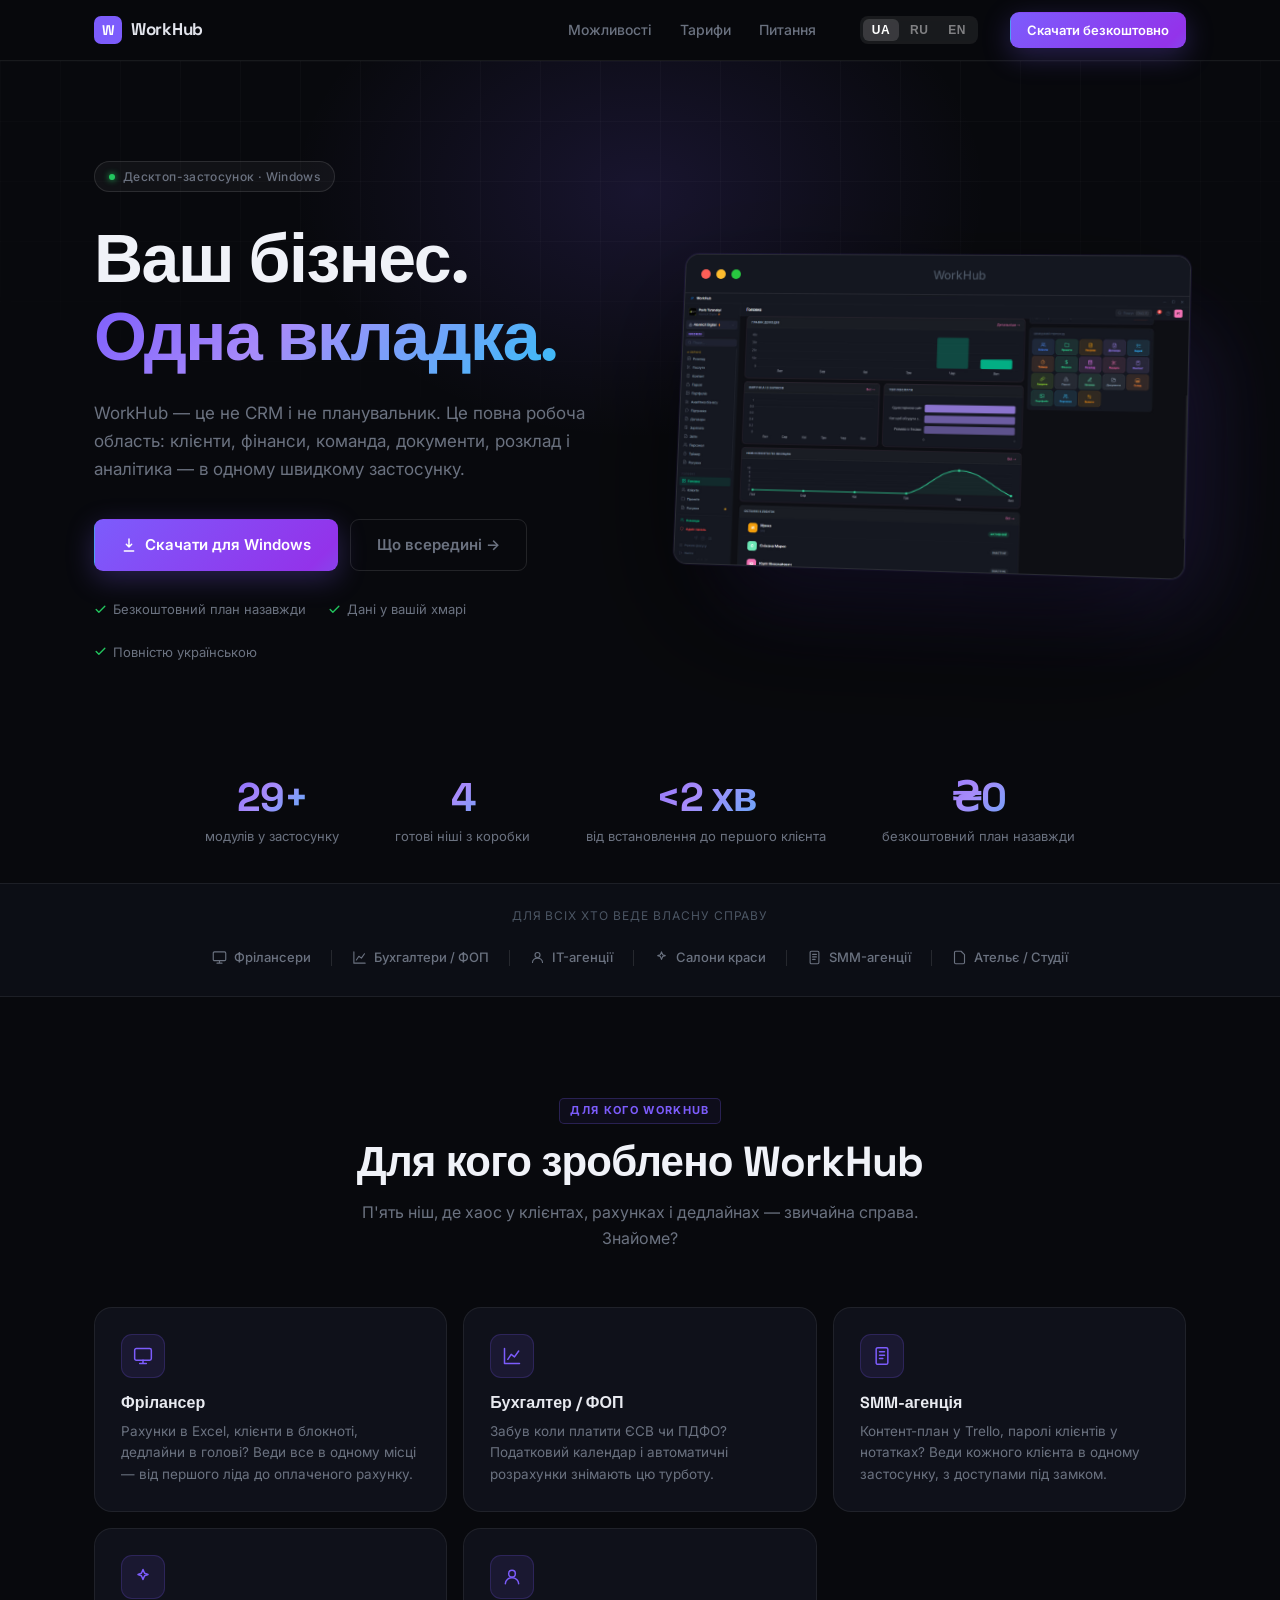
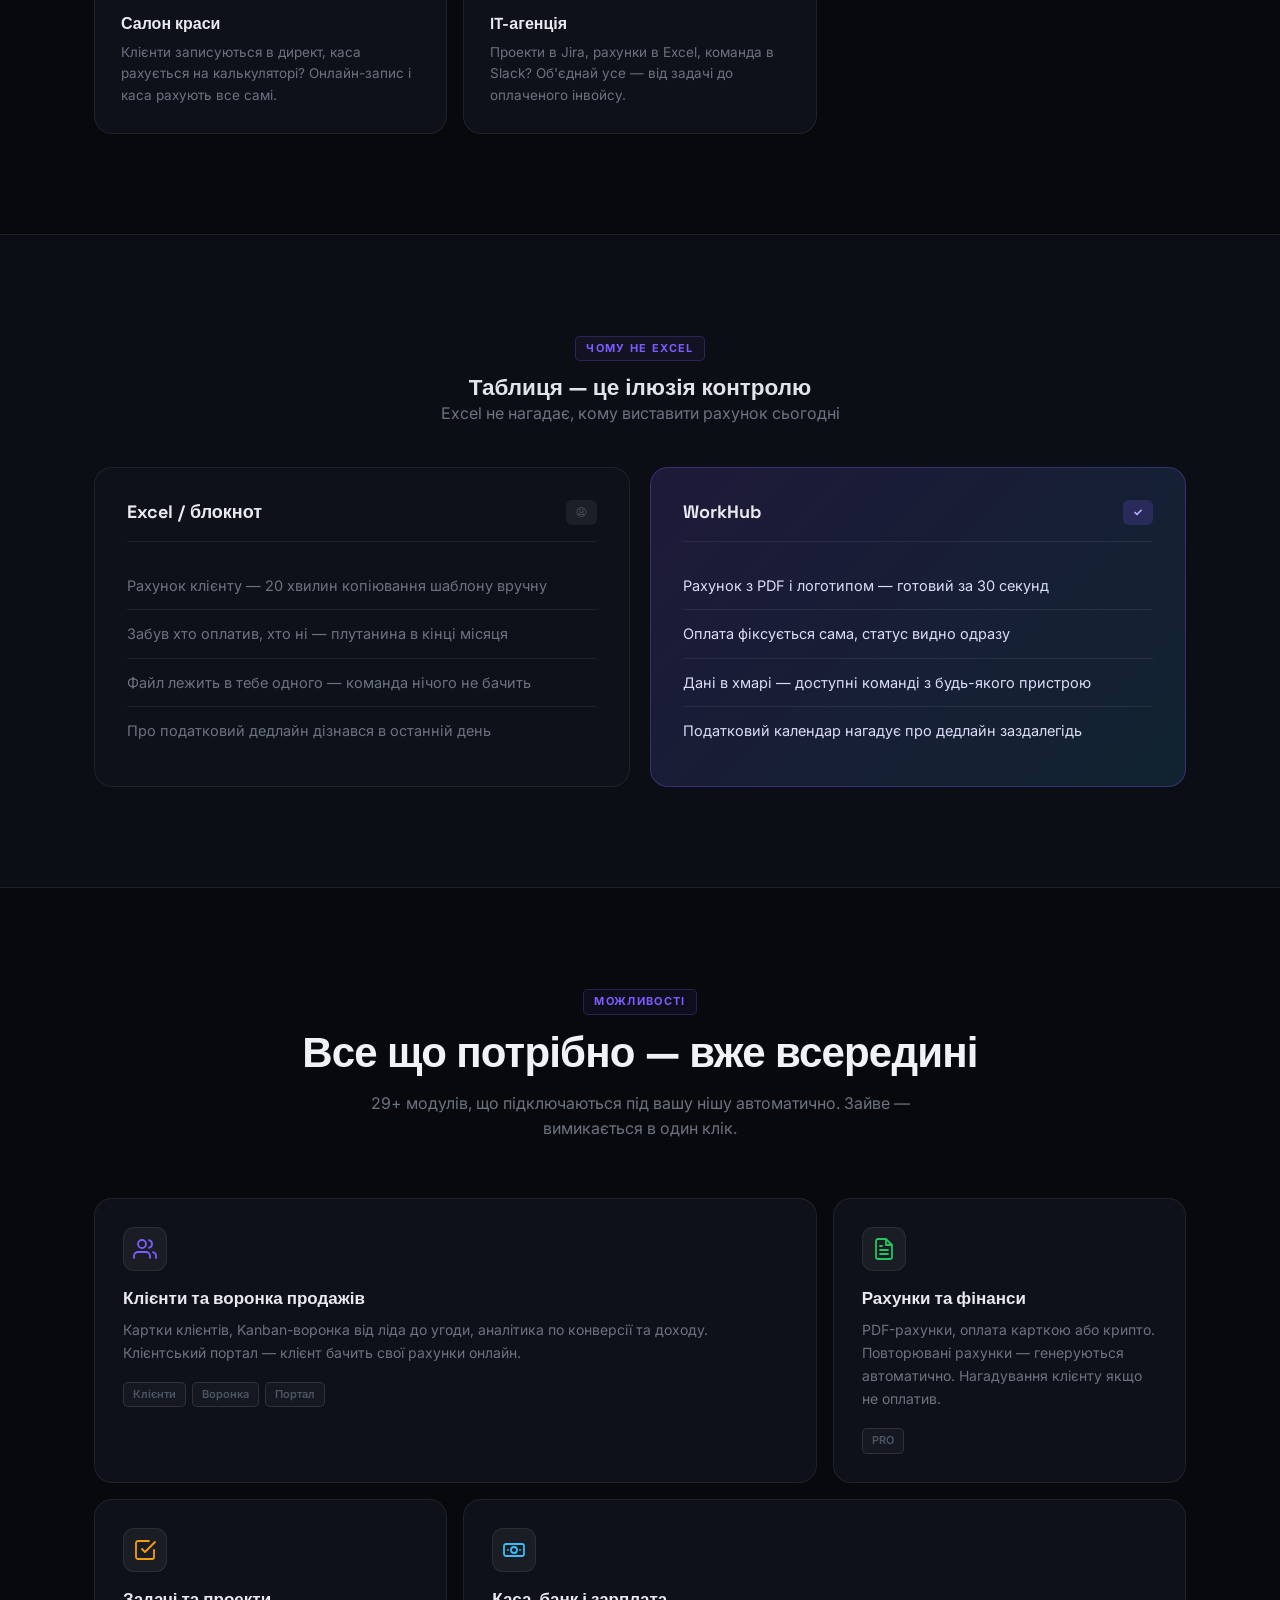
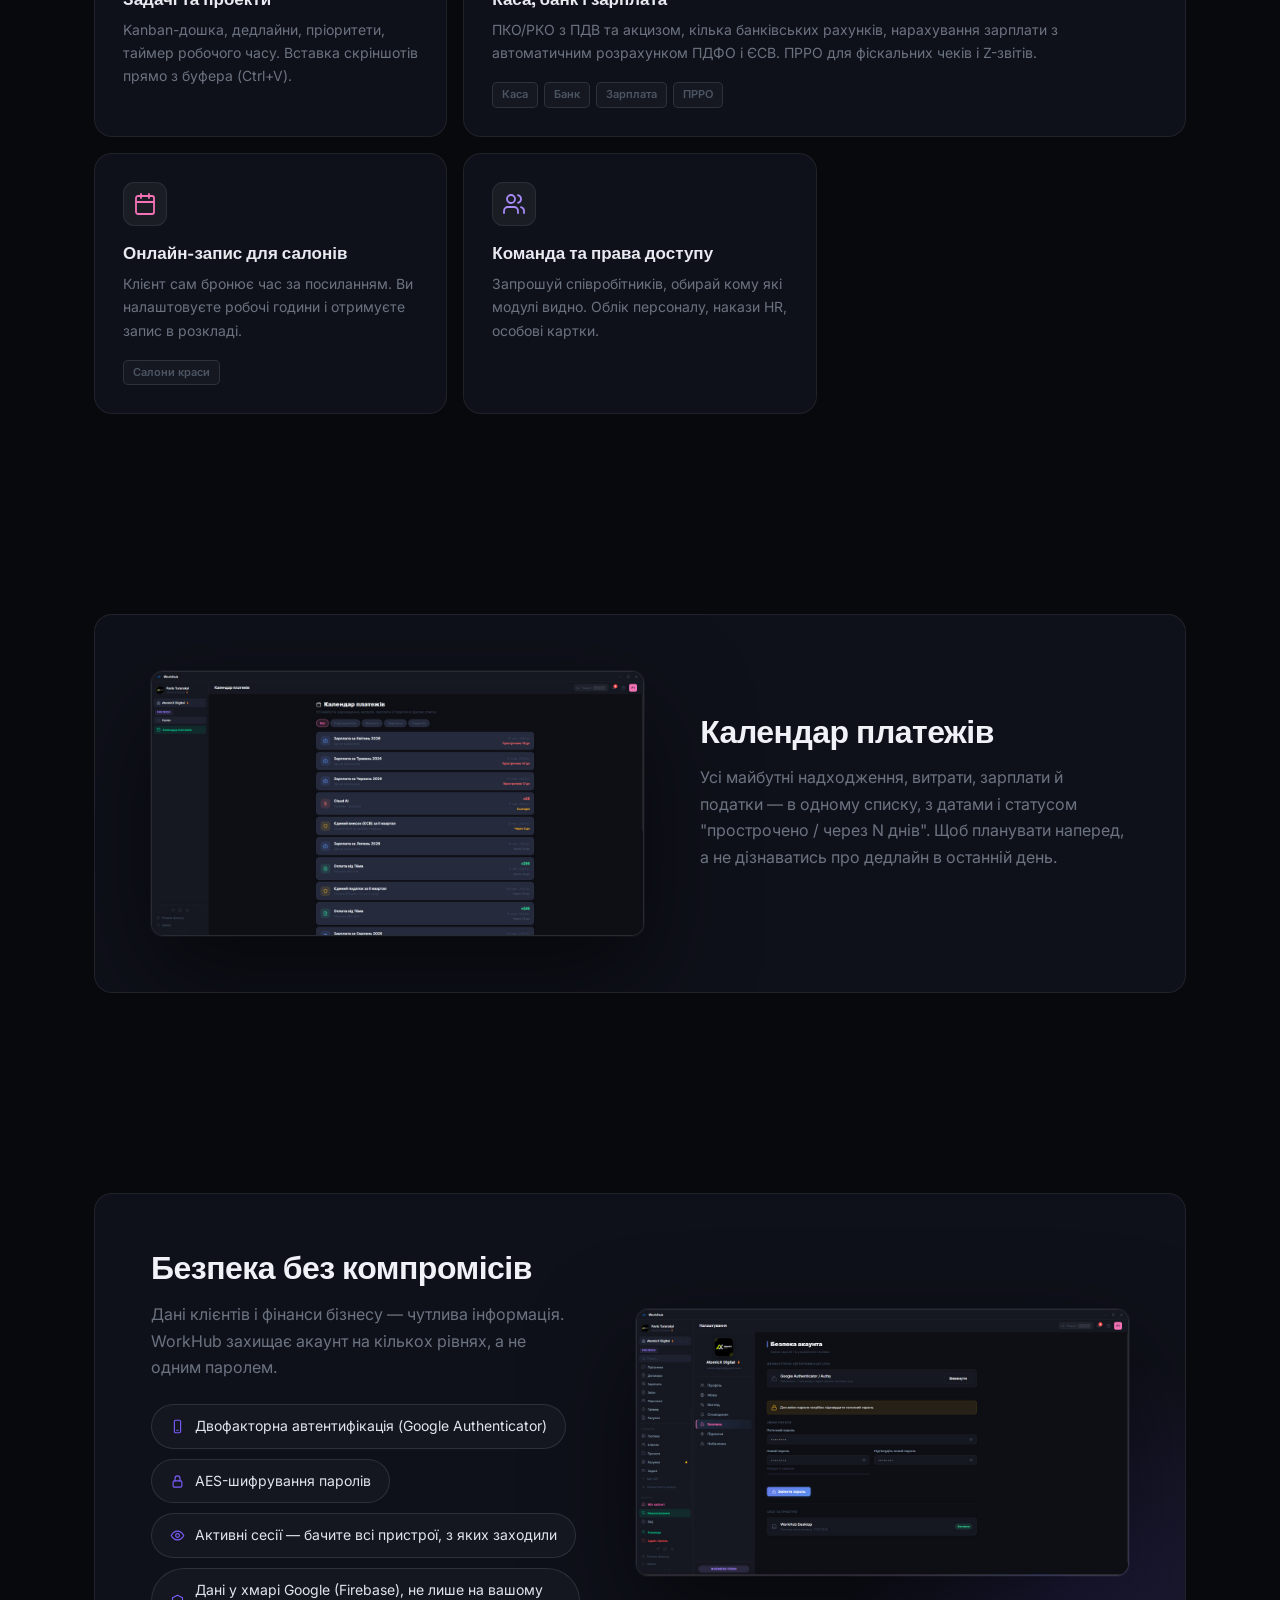
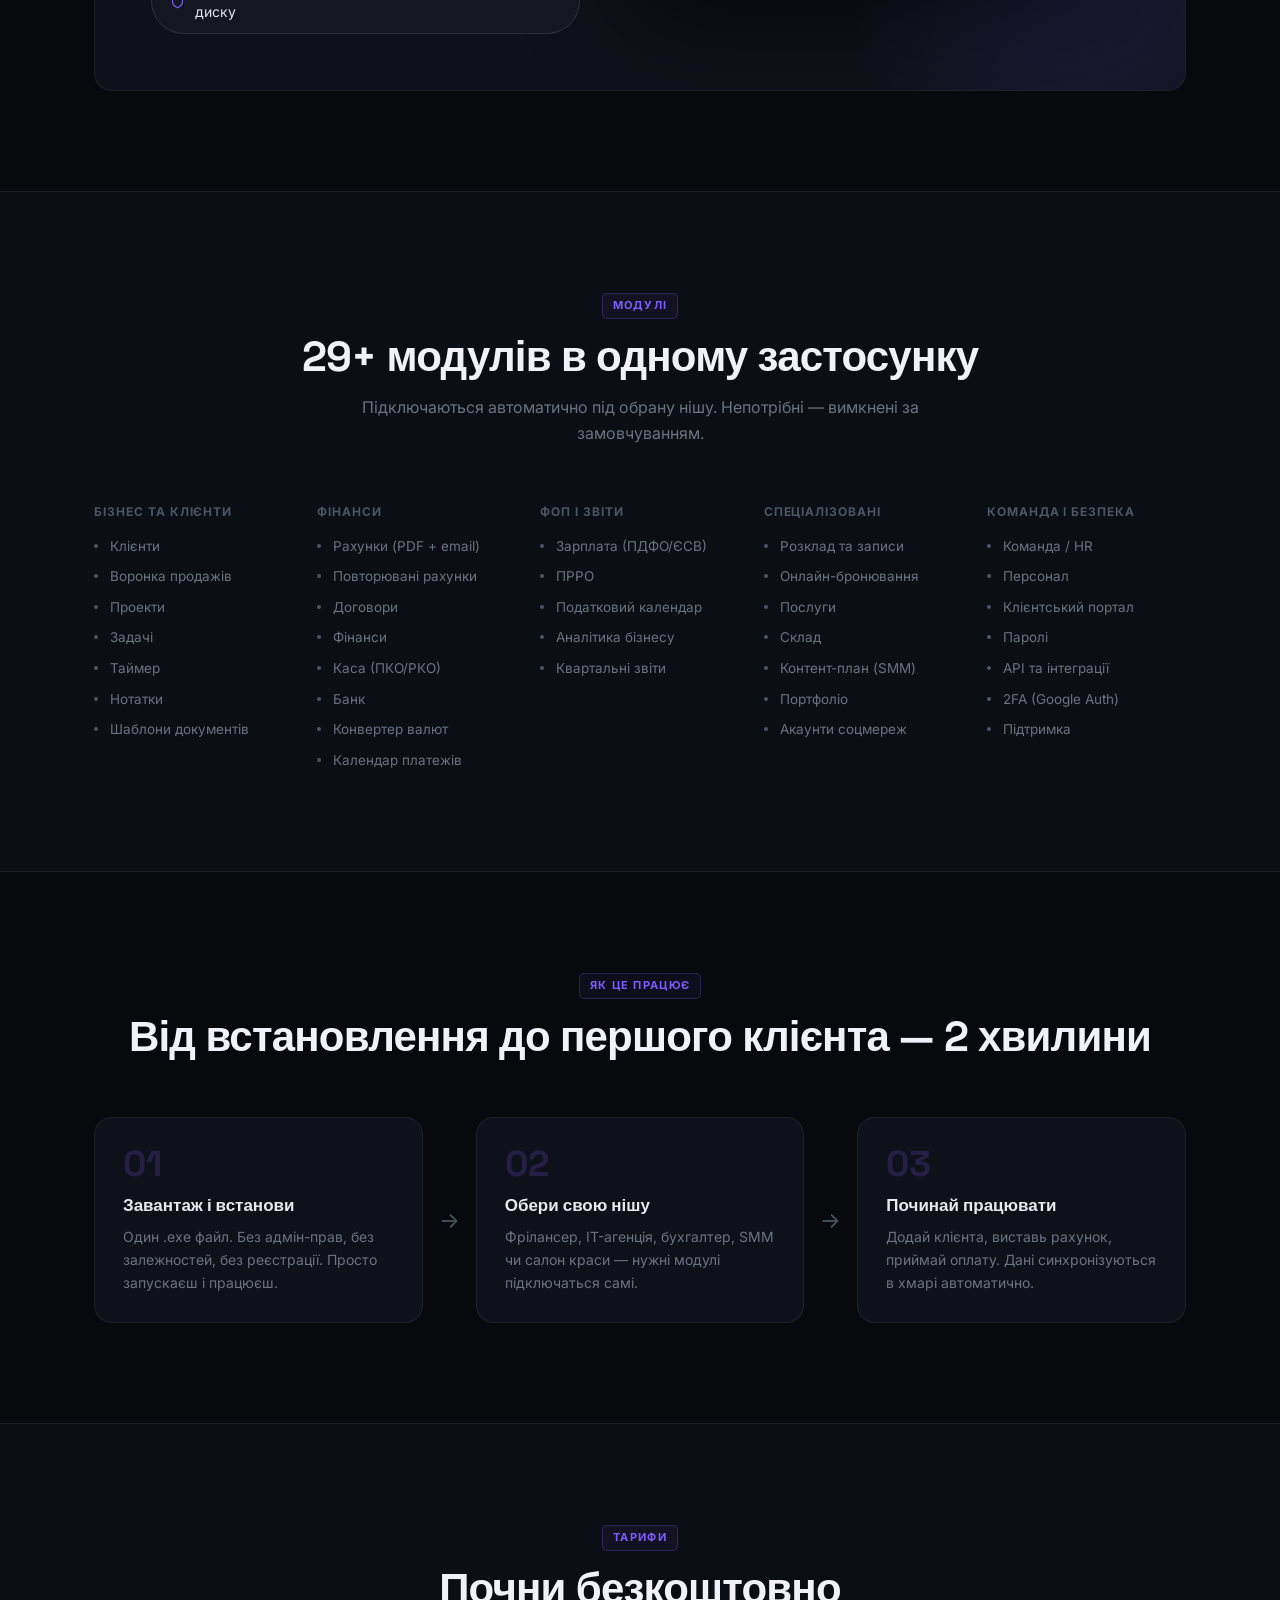
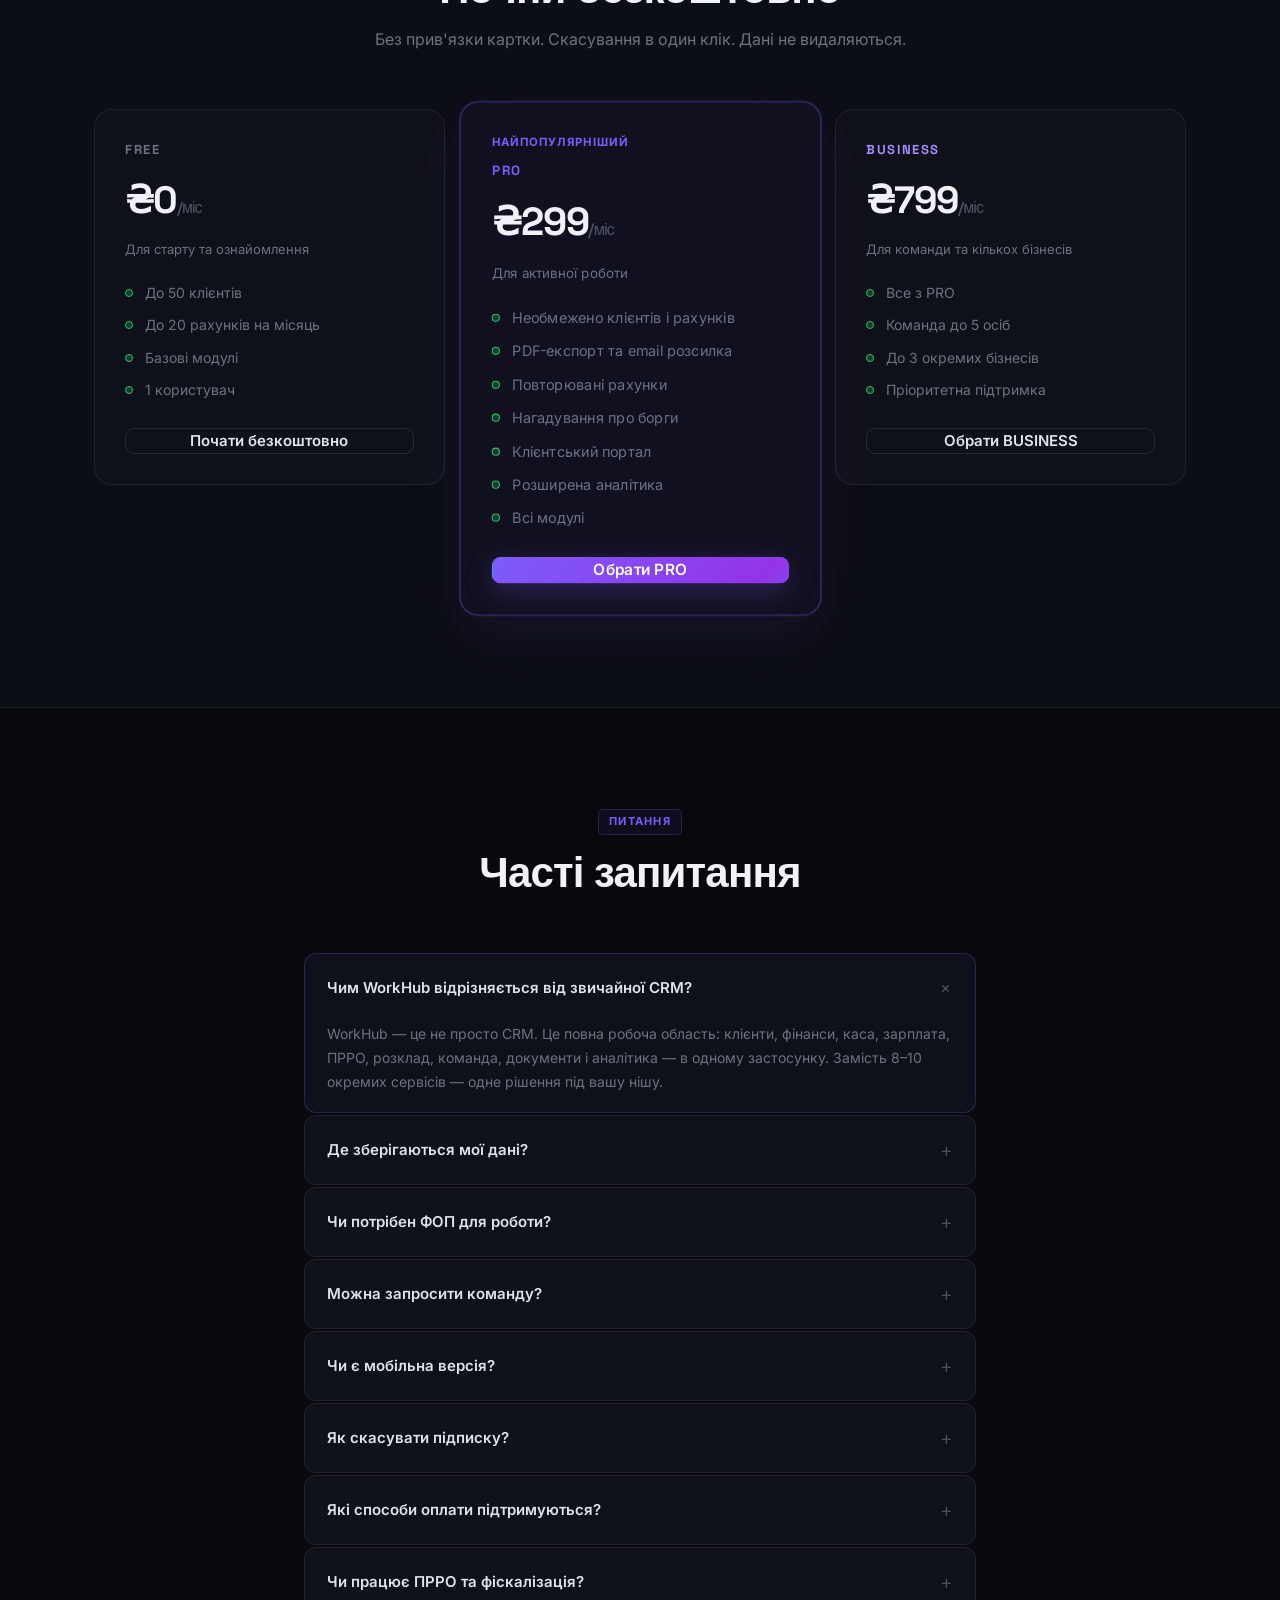
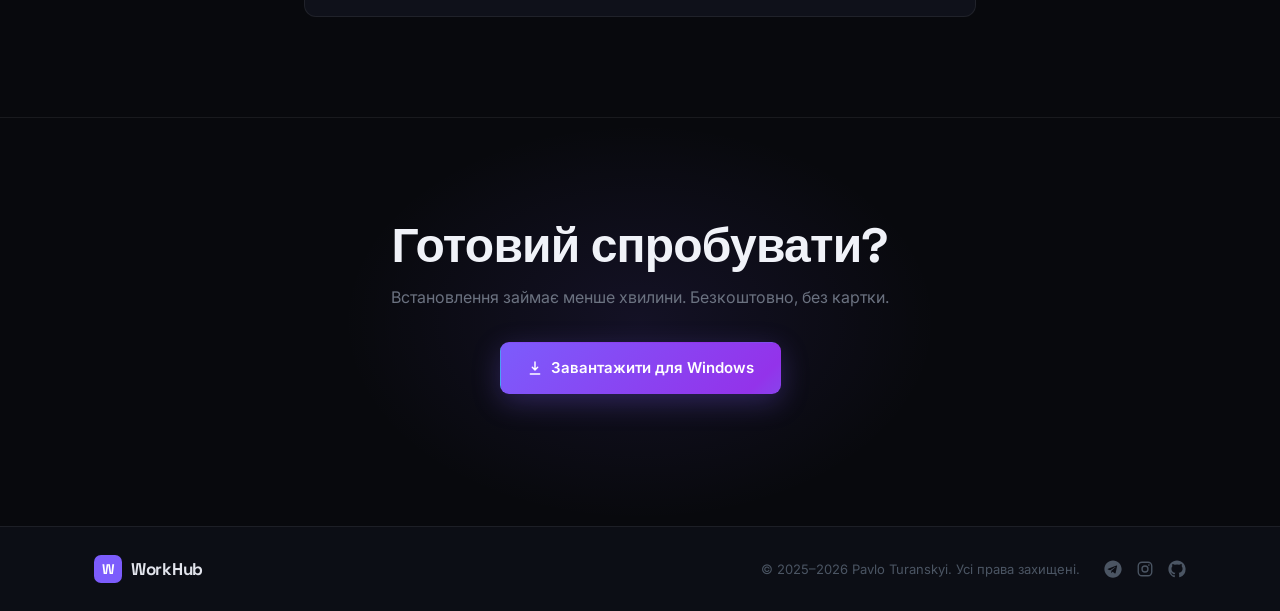
<file: index.html>
<!DOCTYPE html>
<html lang="uk">
<head>
<meta charset="UTF-8">
<meta name="viewport" content="width=device-width, initial-scale=1.0">
<title>WorkHub — Робоча область для вашого бізнесу</title>
<meta name="description" content="WorkHub — десктопний застосунок що замінює 10 окремих сервісів. Клієнти, фінанси, команда, документи, розклад — в одному місці.">
<link rel="preconnect" href="https://fonts.googleapis.com">
<link rel="preconnect" href="https://fonts.gstatic.com" crossorigin>
<link href="https://fonts.googleapis.com/css2?family=Inter:wght@400;500;600&family=Space+Grotesk:wght@500;600;700;800&display=swap" rel="stylesheet">
<link rel="stylesheet" href="style.css">
<link rel="icon" href="data:image/svg+xml,<svg xmlns=%22http://www.w3.org/2000/svg%22 viewBox=%220 0 100 100%22><rect width=%22100%22 height=%22100%22 rx=%2222%22 fill=%22%237C5CFC%22/><text x=%2250%22 y=%2268%22 font-size=%2260%22 text-anchor=%22middle%22 fill=%22white%22 font-family=%22sans-serif%22 font-weight=%22800%22>W</text></svg>">
<style>
  .lang-switcher { display:flex; gap:2px; background:rgba(255,255,255,.07); border-radius:8px; padding:3px; }
  .lang-btn { padding:4px 9px; border-radius:6px; font-size:12px; font-weight:700; color:rgba(255,255,255,.45); cursor:pointer; transition:all .15s; border:none; background:none; letter-spacing:.04em; }
  .lang-btn.active { background:rgba(255,255,255,.14); color:#fff; }
  .lang-btn:hover:not(.active) { color:rgba(255,255,255,.75); }
</style>
</head>
<body>

<!-- ── NAV ── -->
<header class="nav">
  <div class="container nav-inner">
    <div class="brand">
      <div class="brand-logo">W</div>
      WorkHub
    </div>
    <nav class="nav-links">
      <a href="#features" data-i18n="nav.features">Можливості</a>
      <a href="#pricing" data-i18n="nav.pricing">Тарифи</a>
      <a href="#faq" data-i18n="nav.faq">Питання</a>
    </nav>
    <div class="lang-switcher">
      <button class="lang-btn active" data-lang="uk">UA</button>
      <button class="lang-btn" data-lang="ru">RU</button>
      <button class="lang-btn" data-lang="en">EN</button>
    </div>
    <a href="https://github.com/WorkHub-App/workhub-releases/releases/latest" class="btn btn-primary btn-sm" id="dl-win-nav" data-i18n="nav.download">Скачати безкоштовно</a>
  </div>
</header>

<!-- ── HERO ── -->
<section class="hero">
  <div class="hero-bg">
    <div class="hero-glow"></div>
    <div class="hero-grid"></div>
  </div>
  <div class="container hero-inner">
    <div class="hero-content">
      <div class="hero-badge">
        <span class="badge-dot"></span>
        <span data-i18n="hero.badge">Десктоп-застосунок · Windows</span>
      </div>
      <h1>
        <span data-i18n="hero.title1">Ваш бізнес.</span><br>
        <span class="grad-text" data-i18n="hero.title2">Одна вкладка.</span>
      </h1>
      <p class="hero-sub" data-i18n="hero.sub">
        WorkHub — це не CRM і не планувальник. Це повна робоча область: клієнти, фінанси, команда, документи, розклад і аналітика — в одному швидкому застосунку.
      </p>
      <div class="hero-actions">
        <a href="https://github.com/WorkHub-App/workhub-releases/releases/latest" class="btn btn-primary btn-lg" id="dl-win-hero">
          <svg width="16" height="16" viewBox="0 0 24 24" fill="none" stroke="currentColor" stroke-width="2.2" stroke-linecap="round" stroke-linejoin="round"><path d="M12 3v12m0 0l-4-4m4 4l4-4M5 21h14"/></svg>
          <span data-i18n="hero.dl_win">Скачати для Windows</span>
        </a>
        <a href="#features" class="btn btn-ghost btn-lg" data-i18n="hero.explore">Що всередині →</a>
      </div>
      <div class="hero-trust">
        <span><svg width="13" height="13" viewBox="0 0 24 24" fill="none" stroke="#22C55E" stroke-width="2.5" stroke-linecap="round" stroke-linejoin="round"><path d="M20 6L9 17l-5-5"/></svg> <span data-i18n="hero.trust1">Безкоштовний план назавжди</span></span>
        <span><svg width="13" height="13" viewBox="0 0 24 24" fill="none" stroke="#22C55E" stroke-width="2.5" stroke-linecap="round" stroke-linejoin="round"><path d="M20 6L9 17l-5-5"/></svg> <span data-i18n="hero.trust2">Дані у вашій хмарі</span></span>
        <span><svg width="13" height="13" viewBox="0 0 24 24" fill="none" stroke="#22C55E" stroke-width="2.5" stroke-linecap="round" stroke-linejoin="round"><path d="M20 6L9 17l-5-5"/></svg> <span data-i18n="hero.trust3">Повністю українською</span></span>
      </div>
    </div>

    <div class="hero-visual">
      <div class="mock-window">
        <div class="mock-bar">
          <div class="mock-dots"><span></span><span></span><span></span></div>
          <div class="mock-url">WorkHub</div>
        </div>
        <img src="Full.jpg" alt="WorkHub Dashboard" class="mock-img">
      </div>
    </div>
  </div>
</section>

<!-- ── STATS ── -->
<div class="container">
  <div class="stats-row">
    <div class="stat-item">
      <div class="stat-num">29+</div>
      <div class="stat-label" data-i18n="stats.modules">модулів у застосунку</div>
    </div>
    <div class="stat-item">
      <div class="stat-num">4</div>
      <div class="stat-label" data-i18n="stats.niches">готові ніші з коробки</div>
    </div>
    <div class="stat-item">
      <div class="stat-num" data-i18n="stats.setup_num">&lt;2 хв</div>
      <div class="stat-label" data-i18n="stats.setup">від встановлення до першого клієнта</div>
    </div>
    <div class="stat-item">
      <div class="stat-num">₴0</div>
      <div class="stat-label" data-i18n="stats.free">безкоштовний план назавжди</div>
    </div>
  </div>
</div>

<!-- ── NICHES ── -->
<div class="niches-strip">
  <div class="container">
    <p class="niches-label" data-i18n="niches.label">Для всіх хто веде власну справу</p>
    <div class="niches-row">
      <a class="niche" href="freelance/index.html">
        <svg width="15" height="15" viewBox="0 0 24 24" fill="none" stroke="currentColor" stroke-width="1.8" stroke-linecap="round" stroke-linejoin="round"><rect x="2" y="3" width="20" height="14" rx="2"/><path d="M8 21h8M12 17v4"/></svg>
        <span data-i18n="niche.freelancer">Фрілансери</span>
      </a>
      <div class="niche-sep"></div>
      <a class="niche" href="fop/index.html">
        <svg width="15" height="15" viewBox="0 0 24 24" fill="none" stroke="currentColor" stroke-width="1.8" stroke-linecap="round" stroke-linejoin="round"><path d="M3 3v18h18"/><path d="M7 16l4-6 4 3 5-7"/></svg>
        <span data-i18n="niche.accountant">Бухгалтери / ФОП</span>
      </a>
      <div class="niche-sep"></div>
      <a class="niche" href="it/index.html">
        <svg width="15" height="15" viewBox="0 0 24 24" fill="none" stroke="currentColor" stroke-width="1.8" stroke-linecap="round" stroke-linejoin="round"><circle cx="12" cy="8" r="4"/><path d="M4 20c0-4 3.6-7 8-7s8 3 8 7"/></svg>
        <span data-i18n="niche.it">IT-агенції</span>
      </a>
      <div class="niche-sep"></div>
      <a class="niche" href="salon/index.html">
        <svg width="15" height="15" viewBox="0 0 24 24" fill="none" stroke="currentColor" stroke-width="1.8" stroke-linecap="round" stroke-linejoin="round"><path d="M12 3l1.9 4.5L18 9l-4.1 1.5L12 15l-1.9-4.5L6 9l4.1-1.5z"/></svg>
        <span data-i18n="niche.beauty">Салони краси</span>
      </a>
      <div class="niche-sep"></div>
      <a class="niche" href="smm/index.html">
        <svg width="15" height="15" viewBox="0 0 24 24" fill="none" stroke="currentColor" stroke-width="1.8" stroke-linecap="round" stroke-linejoin="round"><rect x="5" y="2" width="14" height="20" rx="2"/><path d="M9 7h6M9 11h6M9 15h4"/></svg>
        <span data-i18n="niche.smm">SMM-агенції</span>
      </a>
      <div class="niche-sep"></div>
      <div class="niche">
        <svg width="15" height="15" viewBox="0 0 24 24" fill="none" stroke="currentColor" stroke-width="1.8" stroke-linecap="round" stroke-linejoin="round"><path d="M14.5 2H6a2 2 0 0 0-2 2v16a2 2 0 0 0 2 2h12a2 2 0 0 0 2-2V7.5L14.5 2z"/></svg>
        <span data-i18n="niche.atelier">Ательє / Студії</span>
      </div>
    </div>
  </div>
</div>

<!-- ── WHO IS IT FOR ── -->
<section class="section">
  <div class="container">
    <div class="section-head">
      <div class="section-tag" data-i18n="who.tag">ДЛЯ КОГО WORKHUB</div>
      <h2 data-i18n="who.title">Для кого зроблено WorkHub</h2>
      <p class="section-sub" data-i18n="who.sub">П'ять ніш, де хаос у клієнтах, рахунках і дедлайнах — звичайна справа. Знайоме?</p>
    </div>
    <div class="audience-grid">
      <a class="audience-card" href="freelance/index.html">
        <div class="audience-icon"><svg width="20" height="20" viewBox="0 0 24 24" fill="none" stroke="currentColor" stroke-width="1.8" stroke-linecap="round" stroke-linejoin="round"><rect x="2" y="3" width="20" height="14" rx="2"/><path d="M8 21h8M12 17v4"/></svg></div>
        <h4 data-i18n="who.free.title">Фрілансер</h4>
        <p data-i18n="who.free.desc">Рахунки в Excel, клієнти в блокноті, дедлайни в голові? Веди все в одному місці — від першого ліда до оплаченого рахунку.</p>
      </a>
      <a class="audience-card" href="fop/index.html">
        <div class="audience-icon"><svg width="20" height="20" viewBox="0 0 24 24" fill="none" stroke="currentColor" stroke-width="1.8" stroke-linecap="round" stroke-linejoin="round"><path d="M3 3v18h18"/><path d="M7 16l4-6 4 3 5-7"/></svg></div>
        <h4 data-i18n="who.acc.title">Бухгалтер / ФОП</h4>
        <p data-i18n="who.acc.desc">Забув коли платити ЄСВ чи ПДФО? Податковий календар і автоматичні розрахунки знімають цю турботу.</p>
      </a>
      <a class="audience-card" href="smm/index.html">
        <div class="audience-icon"><svg width="20" height="20" viewBox="0 0 24 24" fill="none" stroke="currentColor" stroke-width="1.8" stroke-linecap="round" stroke-linejoin="round"><rect x="5" y="2" width="14" height="20" rx="2"/><path d="M9 7h6M9 11h6M9 15h4"/></svg></div>
        <h4 data-i18n="who.smm.title">SMM-агенція</h4>
        <p data-i18n="who.smm.desc">Контент-план у Trello, паролі клієнтів у нотатках? Веди кожного клієнта в одному застосунку, з доступами під замком.</p>
      </a>
      <a class="audience-card" href="salon/index.html">
        <div class="audience-icon"><svg width="20" height="20" viewBox="0 0 24 24" fill="none" stroke="currentColor" stroke-width="1.8" stroke-linecap="round" stroke-linejoin="round"><path d="M12 3l1.9 4.5L18 9l-4.1 1.5L12 15l-1.9-4.5L6 9l4.1-1.5z"/></svg></div>
        <h4 data-i18n="who.beauty.title">Салон краси</h4>
        <p data-i18n="who.beauty.desc">Клієнти записуються в директ, каса рахується на калькуляторі? Онлайн-запис і каса рахують все самі.</p>
      </a>
      <a class="audience-card" href="it/index.html">
        <div class="audience-icon"><svg width="20" height="20" viewBox="0 0 24 24" fill="none" stroke="currentColor" stroke-width="1.8" stroke-linecap="round" stroke-linejoin="round"><circle cx="12" cy="8" r="4"/><path d="M4 20c0-4 3.6-7 8-7s8 3 8 7"/></svg></div>
        <h4 data-i18n="who.it.title">IT-агенція</h4>
        <p data-i18n="who.it.desc">Проекти в Jira, рахунки в Excel, команда в Slack? Об'єднай усе — від задачі до оплаченого інвойсу.</p>
      </a>
    </div>
  </div>
</section>

<!-- ── COMPARE ── -->
<section class="section section-dim">
  <div class="container container-narrow">
    <div class="compare-head">
      <div class="section-tag" data-i18n="cmp.tag">ЧОМУ НЕ EXCEL</div>
      <h2 data-i18n="cmp.title">Таблиця — це ілюзія контролю</h2>
      <p class="section-sub" data-i18n="cmp.sub">Excel не нагадає, кому виставити рахунок сьогодні</p>
    </div>
  </div>
  <div class="container">
    <div class="compare-row">
      <div class="compare-card pain">
        <div class="compare-card-head">
          <h4 data-i18n="cmp.pain.title">Excel / блокнот</h4>
          <span class="tag">😩</span>
        </div>
        <ul class="compare-list">
          <li data-i18n="cmp.pain.1">Рахунок клієнту — 20 хвилин копіювання шаблону вручну</li>
          <li data-i18n="cmp.pain.2">Забув хто оплатив, хто ні — плутанина в кінці місяця</li>
          <li data-i18n="cmp.pain.3">Файл лежить в тебе одного — команда нічого не бачить</li>
          <li data-i18n="cmp.pain.4">Про податковий дедлайн дізнався в останній день</li>
        </ul>
      </div>
      <div class="compare-card win">
        <div class="compare-card-head">
          <h4 data-i18n="cmp.win.title">WorkHub</h4>
          <span class="tag">✓</span>
        </div>
        <ul class="compare-list">
          <li data-i18n="cmp.win.1">Рахунок з PDF і логотипом — готовий за 30 секунд</li>
          <li data-i18n="cmp.win.2">Оплата фіксується сама, статус видно одразу</li>
          <li data-i18n="cmp.win.3">Дані в хмарі — доступні команді з будь-якого пристрою</li>
          <li data-i18n="cmp.win.4">Податковий календар нагадує про дедлайн заздалегідь</li>
        </ul>
      </div>
    </div>
  </div>
</section>

<!-- ── FEATURES ── -->
<section class="section" id="features">
  <div class="container">
    <div class="section-head">
      <div class="section-tag" data-i18n="features.tag">МОЖЛИВОСТІ</div>
      <h2 data-i18n="features.title">Все що потрібно — вже всередині</h2>
      <p class="section-sub" data-i18n="features.sub">29+ модулів, що підключаються під вашу нішу автоматично. Зайве — вимикається в один клік.</p>
    </div>

    <div class="features-bento">

      <div class="bento-card bento-wide">
        <div class="bento-icon" style="color:#7C5CFC">
          <svg width="24" height="24" viewBox="0 0 24 24" fill="none" stroke="currentColor" stroke-width="1.8" stroke-linecap="round" stroke-linejoin="round"><path d="M17 21v-2a4 4 0 0 0-4-4H5a4 4 0 0 0-4 4v2"/><circle cx="9" cy="7" r="4"/><path d="M23 21v-2a4 4 0 0 0-3-3.87"/><path d="M16 3.13a4 4 0 0 1 0 7.75"/></svg>
        </div>
        <h3 data-i18n="feat.clients.title">Клієнти та воронка продажів</h3>
        <p data-i18n="feat.clients.desc">Картки клієнтів, Kanban-воронка від ліда до угоди, аналітика по конверсії та доходу. Клієнтський портал — клієнт бачить свої рахунки онлайн.</p>
        <div class="bento-tags">
          <span data-i18n="feat.clients.t1">Клієнти</span><span data-i18n="feat.clients.t2">Воронка</span><span data-i18n="feat.clients.t3">Портал</span>
        </div>
      </div>

      <div class="bento-card">
        <div class="bento-icon" style="color:#22C55E">
          <svg width="24" height="24" viewBox="0 0 24 24" fill="none" stroke="currentColor" stroke-width="1.8" stroke-linecap="round" stroke-linejoin="round"><path d="M14 2H6a2 2 0 0 0-2 2v16a2 2 0 0 0 2 2h12a2 2 0 0 0 2-2V8z"/><path d="M14 2v6h6M16 13H8M16 17H8M10 9H8"/></svg>
        </div>
        <h3 data-i18n="feat.finance.title">Рахунки та фінанси</h3>
        <p data-i18n="feat.finance.desc">PDF-рахунки, оплата карткою або крипто. Повторювані рахунки — генеруються автоматично. Нагадування клієнту якщо не оплатив.</p>
        <div class="bento-tags"><span>PRO</span></div>
      </div>

      <div class="bento-card">
        <div class="bento-icon" style="color:#F59E0B">
          <svg width="24" height="24" viewBox="0 0 24 24" fill="none" stroke="currentColor" stroke-width="1.8" stroke-linecap="round" stroke-linejoin="round"><path d="M9 11l3 3L22 4"/><path d="M21 12v7a2 2 0 0 1-2 2H5a2 2 0 0 1-2-2V5a2 2 0 0 1 2-2h11"/></svg>
        </div>
        <h3 data-i18n="feat.tasks.title">Задачі та проекти</h3>
        <p data-i18n="feat.tasks.desc">Kanban-дошка, дедлайни, пріоритети, таймер робочого часу. Вставка скріншотів прямо з буфера (Ctrl+V).</p>
      </div>

      <div class="bento-card bento-wide">
        <div class="bento-icon" style="color:#38BDF8">
          <svg width="24" height="24" viewBox="0 0 24 24" fill="none" stroke="currentColor" stroke-width="1.8" stroke-linecap="round" stroke-linejoin="round"><rect x="2" y="6" width="20" height="12" rx="2"/><circle cx="12" cy="12" r="3"/><path d="M6 12h.01M18 12h.01"/></svg>
        </div>
        <h3 data-i18n="feat.cash.title">Каса, банк і зарплата</h3>
        <p data-i18n="feat.cash.desc">ПКО/РКО з ПДВ та акцизом, кілька банківських рахунків, нарахування зарплати з автоматичним розрахунком ПДФО і ЄСВ. ПРРО для фіскальних чеків і Z-звітів.</p>
        <div class="bento-tags">
          <span data-i18n="feat.cash.t1">Каса</span><span data-i18n="feat.cash.t2">Банк</span><span data-i18n="feat.cash.t3">Зарплата</span><span>ПРРО</span>
        </div>
      </div>

      <div class="bento-card">
        <div class="bento-icon" style="color:#F472B6">
          <svg width="24" height="24" viewBox="0 0 24 24" fill="none" stroke="currentColor" stroke-width="1.8" stroke-linecap="round" stroke-linejoin="round"><rect x="3" y="4" width="18" height="18" rx="2"/><path d="M16 2v4M8 2v4M3 10h18"/></svg>
        </div>
        <h3 data-i18n="feat.booking.title">Онлайн-запис для салонів</h3>
        <p data-i18n="feat.booking.desc">Клієнт сам бронює час за посиланням. Ви налаштовуєте робочі години і отримуєте запис в розкладі.</p>
        <div class="bento-tags"><span data-i18n="feat.booking.t1">Салони краси</span></div>
      </div>

      <div class="bento-card">
        <div class="bento-icon" style="color:#A78BFA">
          <svg width="24" height="24" viewBox="0 0 24 24" fill="none" stroke="currentColor" stroke-width="1.8" stroke-linecap="round" stroke-linejoin="round"><path d="M16 21v-2a4 4 0 0 0-4-4H6a4 4 0 0 0-4 4v2"/><circle cx="9" cy="7" r="4"/><path d="M22 21v-2a4 4 0 0 0-3-3.87M16 3.13a4 4 0 0 1 0 7.75"/></svg>
        </div>
        <h3 data-i18n="feat.team.title">Команда та права доступу</h3>
        <p data-i18n="feat.team.desc">Запрошуй співробітників, обирай кому які модулі видно. Облік персоналу, накази HR, особові картки.</p>
      </div>

    </div>
  </div>
</section>

<!-- ── SHOWCASE: CALENDAR ── -->
<section class="section">
  <div class="container">
    <div class="showcase">
      <div class="showcase-img">
        <img src="calendar.jpg" alt="Календар платежів WorkHub">
      </div>
      <div class="showcase-text">
        <h3 data-i18n="sc.cal.title">Календар платежів</h3>
        <p data-i18n="sc.cal.desc">Усі майбутні надходження, витрати, зарплати й податки — в одному списку, з датами і статусом "прострочено / через N днів". Щоб планувати наперед, а не дізнаватись про дедлайн в останній день.</p>
      </div>
    </div>
  </div>
</section>

<!-- ── SHOWCASE: SECURITY ── -->
<section class="section">
  <div class="container">
    <div class="showcase reverse">
      <div class="showcase-glow br"></div>
      <div class="showcase-img">
        <img src="secureti.jpg" alt="Безпека акаунта WorkHub">
      </div>
      <div class="showcase-text">
        <h3 data-i18n="sc.sec.title">Безпека без компромісів</h3>
        <p data-i18n="sc.sec.desc">Дані клієнтів і фінанси бізнесу — чутлива інформація. WorkHub захищає акаунт на кількох рівнях, а не одним паролем.</p>
        <div class="showcase-list">
          <div class="showcase-list-item">
            <svg width="15" height="15" viewBox="0 0 24 24" fill="none" stroke="currentColor" stroke-width="1.8" stroke-linecap="round" stroke-linejoin="round"><rect x="7" y="2" width="10" height="20" rx="2"/><path d="M11 18h2"/></svg>
            <span data-i18n="sc.sec.l1">Двофакторна автентифікація (Google Authenticator)</span>
          </div>
          <div class="showcase-list-item">
            <svg width="15" height="15" viewBox="0 0 24 24" fill="none" stroke="currentColor" stroke-width="1.8" stroke-linecap="round" stroke-linejoin="round"><rect x="5" y="11" width="14" height="10" rx="2"/><path d="M8 11V7a4 4 0 0 1 8 0v4"/></svg>
            <span data-i18n="sc.sec.l2">AES-шифрування паролів</span>
          </div>
          <div class="showcase-list-item">
            <svg width="15" height="15" viewBox="0 0 24 24" fill="none" stroke="currentColor" stroke-width="1.8" stroke-linecap="round" stroke-linejoin="round"><circle cx="12" cy="12" r="3"/><path d="M2 12s3.5-7 10-7 10 7 10 7-3.5 7-10 7-10-7-10-7z"/></svg>
            <span data-i18n="sc.sec.l3">Активні сесії — бачите всі пристрої, з яких заходили</span>
          </div>
          <div class="showcase-list-item">
            <svg width="15" height="15" viewBox="0 0 24 24" fill="none" stroke="currentColor" stroke-width="1.8" stroke-linecap="round" stroke-linejoin="round"><path d="M12 2l8 4v6c0 5-3.5 8-8 10-4.5-2-8-5-8-10V6z"/></svg>
            <span data-i18n="sc.sec.l4">Дані у хмарі Google (Firebase), не лише на вашому диску</span>
          </div>
        </div>
      </div>
    </div>
  </div>
</section>

<!-- ── MODULE LIST ── -->
<section class="section section-dim">
  <div class="container">
    <div class="section-head">
      <div class="section-tag" data-i18n="modules.tag">МОДУЛІ</div>
      <h2 data-i18n="modules.title">29+ модулів в одному застосунку</h2>
      <p class="section-sub" data-i18n="modules.sub">Підключаються автоматично під обрану нішу. Непотрібні — вимкнені за замовчуванням.</p>
    </div>
    <div class="module-grid">

      <div class="module-col">
        <div class="module-col-title" data-i18n="mod.col1.title">Бізнес та клієнти</div>
        <ul>
          <li data-i18n="mod.col1.1">Клієнти</li>
          <li data-i18n="mod.col1.2">Воронка продажів</li>
          <li data-i18n="mod.col1.3">Проекти</li>
          <li data-i18n="mod.col1.4">Задачі</li>
          <li data-i18n="mod.col1.5">Таймер</li>
          <li data-i18n="mod.col1.6">Нотатки</li>
          <li data-i18n="mod.col1.7">Шаблони документів</li>
        </ul>
      </div>

      <div class="module-col">
        <div class="module-col-title" data-i18n="mod.col2.title">Фінанси</div>
        <ul>
          <li data-i18n="mod.col2.1">Рахунки (PDF + email)</li>
          <li data-i18n="mod.col2.2">Повторювані рахунки</li>
          <li data-i18n="mod.col2.3">Договори</li>
          <li data-i18n="mod.col2.4">Фінанси</li>
          <li data-i18n="mod.col2.5">Каса (ПКО/РКО)</li>
          <li data-i18n="mod.col2.6">Банк</li>
          <li data-i18n="mod.col2.7">Конвертер валют</li>
          <li data-i18n="mod.col2.8">Календар платежів</li>
        </ul>
      </div>

      <div class="module-col">
        <div class="module-col-title" data-i18n="mod.col3.title">ФОП і звіти</div>
        <ul>
          <li data-i18n="mod.col3.1">Зарплата (ПДФО/ЄСВ)</li>
          <li>ПРРО</li>
          <li data-i18n="mod.col3.3">Податковий календар</li>
          <li data-i18n="mod.col3.4">Аналітика бізнесу</li>
          <li data-i18n="mod.col3.5">Квартальні звіти</li>
        </ul>
      </div>

      <div class="module-col">
        <div class="module-col-title" data-i18n="mod.col4.title">Спеціалізовані</div>
        <ul>
          <li data-i18n="mod.col4.1">Розклад та записи</li>
          <li data-i18n="mod.col4.2">Онлайн-бронювання</li>
          <li data-i18n="mod.col4.3">Послуги</li>
          <li data-i18n="mod.col4.4">Склад</li>
          <li data-i18n="mod.col4.5">Контент-план (SMM)</li>
          <li data-i18n="mod.col4.6">Портфоліо</li>
          <li data-i18n="mod.col4.7">Акаунти соцмереж</li>
        </ul>
      </div>

      <div class="module-col">
        <div class="module-col-title" data-i18n="mod.col5.title">Команда і безпека</div>
        <ul>
          <li data-i18n="mod.col5.1">Команда / HR</li>
          <li data-i18n="mod.col5.2">Персонал</li>
          <li data-i18n="mod.col5.3">Клієнтський портал</li>
          <li data-i18n="mod.col5.4">Паролі</li>
          <li data-i18n="mod.col5.5">API та інтеграції</li>
          <li data-i18n="mod.col5.6">2FA (Google Auth)</li>
          <li data-i18n="mod.col5.7">Підтримка</li>
        </ul>
      </div>

    </div>
  </div>
</section>

<!-- ── HOW IT WORKS ── -->
<section class="section" id="how">
  <div class="container">
    <div class="section-head">
      <div class="section-tag" data-i18n="how.tag">ЯК ЦЕ ПРАЦЮЄ</div>
      <h2 data-i18n="how.title">Від встановлення до першого клієнта — 2 хвилини</h2>
    </div>
    <div class="steps-row">
      <div class="step-item">
        <div class="step-num">01</div>
        <h3 data-i18n="how.s1.title">Завантаж і встанови</h3>
        <p data-i18n="how.s1.desc">Один .exe файл. Без адмін-прав, без залежностей, без реєстрації. Просто запускаєш і працюєш.</p>
      </div>
      <div class="step-arrow">→</div>
      <div class="step-item">
        <div class="step-num">02</div>
        <h3 data-i18n="how.s2.title">Обери свою нішу</h3>
        <p data-i18n="how.s2.desc">Фрілансер, IT-агенція, бухгалтер, SMM чи салон краси — нужні модулі підключаться самі.</p>
      </div>
      <div class="step-arrow">→</div>
      <div class="step-item">
        <div class="step-num">03</div>
        <h3 data-i18n="how.s3.title">Починай працювати</h3>
        <p data-i18n="how.s3.desc">Додай клієнта, виставь рахунок, приймай оплату. Дані синхронізуються в хмарі автоматично.</p>
      </div>
    </div>
  </div>
</section>

<!-- ── PRICING ── -->
<section class="section section-dim" id="pricing">
  <div class="container">
    <div class="section-head">
      <div class="section-tag" data-i18n="pricing.tag">ТАРИФИ</div>
      <h2 data-i18n="pricing.title">Почни безкоштовно</h2>
      <p class="section-sub" data-i18n="pricing.sub">Без прив'язки картки. Скасування в один клік. Дані не видаляються.</p>
    </div>

    <div class="pricing-row">

      <div class="price-card">
        <div class="price-tier">FREE</div>
        <div class="price-amount">₴0<span data-i18n="pricing.period">/міс</span></div>
        <p class="price-desc" data-i18n="pricing.free.desc">Для старту та ознайомлення</p>
        <ul class="price-list">
          <li data-i18n="pricing.free.1">До 50 клієнтів</li>
          <li data-i18n="pricing.free.2">До 20 рахунків на місяць</li>
          <li data-i18n="pricing.free.3">Базові модулі</li>
          <li data-i18n="pricing.free.4">1 користувач</li>
        </ul>
        <a href="https://github.com/WorkHub-App/workhub-releases/releases/latest" class="btn btn-outline btn-block" data-i18n="pricing.free.btn">Почати безкоштовно</a>
      </div>

      <div class="price-card price-featured">
        <div class="price-popular" data-i18n="pricing.popular">Найпопулярніший</div>
        <div class="price-tier" style="color:#7C5CFC">PRO</div>
        <div class="price-amount">₴299<span data-i18n="pricing.period">/міс</span></div>
        <p class="price-desc" data-i18n="pricing.pro.desc">Для активної роботи</p>
        <ul class="price-list">
          <li data-i18n="pricing.pro.1">Необмежено клієнтів і рахунків</li>
          <li data-i18n="pricing.pro.2">PDF-експорт та email розсилка</li>
          <li data-i18n="pricing.pro.3">Повторювані рахунки</li>
          <li data-i18n="pricing.pro.4">Нагадування про борги</li>
          <li data-i18n="pricing.pro.5">Клієнтський портал</li>
          <li data-i18n="pricing.pro.6">Розширена аналітика</li>
          <li data-i18n="pricing.pro.7">Всі модулі</li>
        </ul>
        <a href="https://github.com/WorkHub-App/workhub-releases/releases/latest" class="btn btn-primary btn-block" data-i18n="pricing.pro.btn">Обрати PRO</a>
      </div>

      <div class="price-card">
        <div class="price-tier" style="color:#A78BFA">BUSINESS</div>
        <div class="price-amount">₴799<span data-i18n="pricing.period">/міс</span></div>
        <p class="price-desc" data-i18n="pricing.biz.desc">Для команди та кількох бізнесів</p>
        <ul class="price-list">
          <li data-i18n="pricing.biz.1">Все з PRO</li>
          <li data-i18n="pricing.biz.2">Команда до 5 осіб</li>
          <li data-i18n="pricing.biz.3">До 3 окремих бізнесів</li>
          <li data-i18n="pricing.biz.4">Пріоритетна підтримка</li>
        </ul>
        <a href="https://github.com/WorkHub-App/workhub-releases/releases/latest" class="btn btn-outline btn-block" data-i18n="pricing.biz.btn">Обрати BUSINESS</a>
      </div>

    </div>
  </div>
</section>

<!-- ── FAQ ── -->
<section class="section" id="faq">
  <div class="container container-narrow">
    <div class="section-head">
      <div class="section-tag" data-i18n="faq.tag">ПИТАННЯ</div>
      <h2 data-i18n="faq.title">Часті запитання</h2>
    </div>
    <div class="faq-list">
      <details class="faq-item" open>
        <summary data-i18n="faq.q1">Чим WorkHub відрізняється від звичайної CRM?</summary>
        <p data-i18n="faq.a1">WorkHub — це не просто CRM. Це повна робоча область: клієнти, фінанси, каса, зарплата, ПРРО, розклад, команда, документи і аналітика — в одному застосунку. Замість 8–10 окремих сервісів — одне рішення під вашу нішу.</p>
      </details>
      <details class="faq-item">
        <summary data-i18n="faq.q2">Де зберігаються мої дані?</summary>
        <p data-i18n="faq.a2">Дані синхронізуються через Firebase — вашу приватну хмару. Застосунок працює і офлайн, синхронізується при підключенні. Ви завжди контролюєте свої дані.</p>
      </details>
      <details class="faq-item">
        <summary data-i18n="faq.q3">Чи потрібен ФОП для роботи?</summary>
        <p data-i18n="faq.a3">Ні. WorkHub можна використовувати як фізособа. Для оплати підписки — картка, Monobank або криптовалюта.</p>
      </details>
      <details class="faq-item">
        <summary data-i18n="faq.q4">Можна запросити команду?</summary>
        <p data-i18n="faq.a4">Так, на плані BUSINESS — до 5 співробітників за кодом запрошення. Кожному налаштовуєте доступ до потрібних модулів.</p>
      </details>
      <details class="faq-item">
        <summary data-i18n="faq.q5">Чи є мобільна версія?</summary>
        <p data-i18n="faq.a5">Наразі WorkHub — десктопний застосунок для Windows. Мобільна версія в планах розвитку.</p>
      </details>
      <details class="faq-item">
        <summary data-i18n="faq.q6">Як скасувати підписку?</summary>
        <p data-i18n="faq.a6">В будь-який момент через Налаштування → Підписка. Акаунт переходить на FREE план, дані не видаляються.</p>
      </details>
      <details class="faq-item">
        <summary data-i18n="faq.q7">Які способи оплати підтримуються?</summary>
        <p data-i18n="faq.a7">Картка через AIFO, Monobank-банка та криптовалюта (USDT, BTC, ETH).</p>
      </details>
      <details class="faq-item">
        <summary data-i18n="faq.q8">Чи працює ПРРО та фіскалізація?</summary>
        <p data-i18n="faq.a8">Так. Окремий модуль ПРРО для фіскальних чеків, змін та Z-звітів. Плюс податковий календар з автоматичними нагадуваннями про ЄП, ЄСВ і ВЗ.</p>
      </details>
    </div>
  </div>
</section>

<!-- ── CTA ── -->
<section class="cta-section">
  <div class="cta-glow"></div>
  <div class="container cta-inner">
    <h2 data-i18n="cta.title">Готовий спробувати?</h2>
    <p data-i18n="cta.sub">Встановлення займає менше хвилини. Безкоштовно, без картки.</p>
    <div class="cta-actions">
      <a href="https://github.com/WorkHub-App/workhub-releases/releases/latest" class="btn btn-primary btn-lg" id="dl-win-cta">
        <svg width="16" height="16" viewBox="0 0 24 24" fill="none" stroke="currentColor" stroke-width="2.2" stroke-linecap="round" stroke-linejoin="round"><path d="M12 3v12m0 0l-4-4m4 4l4-4M5 21h14"/></svg>
        <span data-i18n="cta.dl_win">Завантажити для Windows</span>
      </a>
    </div>
    <p class="cta-meta" id="dl-meta"></p>
  </div>
</section>

<!-- ── FOOTER ── -->
<footer class="footer">
  <div class="container footer-inner">
    <div class="brand">
      <div class="brand-logo">W</div>
      WorkHub
    </div>
    <p class="footer-copy" data-i18n="footer.copy">© 2025–2026 Pavlo Turanskyi. Усі права захищені.</p>
    <div class="footer-links">
      <a href="https://t.me/workhubapp" target="_blank" rel="noopener" title="Telegram">
        <svg width="18" height="18" viewBox="0 0 24 24" fill="currentColor"><path d="M12 .5C5.65.5.5 5.65.5 12s5.15 11.5 11.5 11.5S23.5 18.35 23.5 12 18.35.5 12 .5zm5.4 7.9l-1.9 9.05c-.14.64-.52.79-1.05.49l-2.9-2.14-1.4 1.35c-.16.16-.29.29-.59.29l.21-2.99 5.44-4.92c.24-.21-.05-.33-.36-.12l-6.73 4.24-2.9-.91c-.63-.2-.64-.63.13-.93l11.34-4.37c.52-.19.98.13.71 1.3z"/></svg>
      </a>
      <a href="https://www.instagram.com/workhub.apps/" target="_blank" rel="noopener" title="Instagram">
        <svg width="18" height="18" viewBox="0 0 24 24" fill="none" stroke="currentColor" stroke-width="1.8"><rect x="3" y="3" width="18" height="18" rx="5"/><circle cx="12" cy="12" r="4"/><circle cx="17.2" cy="6.8" r="1.1" fill="currentColor" stroke="none"/></svg>
      </a>
      <a href="https://github.com/WorkHub-App" target="_blank" rel="noopener" title="GitHub">
        <svg width="18" height="18" viewBox="0 0 24 24" fill="currentColor"><path d="M12 .5C5.65.5.5 5.65.5 12c0 5.08 3.29 9.39 7.86 10.91.57.1.78-.25.78-.55 0-.27-.01-1.17-.02-2.12-3.2.7-3.87-1.36-3.87-1.36-.53-1.33-1.28-1.68-1.28-1.68-1.05-.71.08-.7.08-.7 1.16.08 1.77 1.19 1.77 1.19 1.03 1.76 2.7 1.25 3.36.96.1-.74.4-1.25.72-1.54-2.56-.29-5.25-1.28-5.25-5.7 0-1.26.45-2.29 1.19-3.1-.12-.29-.52-1.46.11-3.05 0 0 .97-.31 3.18 1.18a11 11 0 0 1 5.79 0c2.21-1.49 3.18-1.18 3.18-1.18.63 1.59.23 2.76.11 3.05.74.81 1.19 1.84 1.19 3.1 0 4.43-2.7 5.41-5.27 5.69.42.36.78 1.07.78 2.16 0 1.56-.01 2.81-.01 3.19 0 .31.21.66.79.55A11.5 11.5 0 0 0 23.5 12C23.5 5.65 18.35.5 12 .5z"/></svg>
      </a>
    </div>
  </div>
</footer>

<script>
// ── Translations ──────────────────────────────────────────────────────────────
const T = {
  uk: {
    'page.title': 'WorkHub — Робоча область для вашого бізнесу',
    'page.desc': 'WorkHub — десктопний застосунок що замінює 10 окремих сервісів. Клієнти, фінанси, команда, документи, розклад — в одному місці.',
    'nav.features': 'Можливості', 'nav.pricing': 'Тарифи', 'nav.faq': 'Питання', 'nav.download': 'Скачати безкоштовно',
    'hero.badge': 'Десктоп-застосунок · Windows',
    'hero.title1': 'Ваш бізнес.', 'hero.title2': 'Одна вкладка.',
    'hero.sub': 'WorkHub — це не CRM і не планувальник. Це повна робоча область: клієнти, фінанси, команда, документи, розклад і аналітика — в одному швидкому застосунку.',
    'hero.dl_win': 'Скачати для Windows', 'hero.explore': 'Що всередині →',
    'hero.trust1': 'Безкоштовний план назавжди', 'hero.trust2': 'Дані у вашій хмарі', 'hero.trust3': 'Повністю українською',
    'stats.modules': 'модулів у застосунку', 'stats.niches': 'готові ніші з коробки',
    'stats.setup_num': '<2 хв', 'stats.setup': 'від встановлення до першого клієнта',
    'stats.free': 'безкоштовний план назавжди',
    'niches.label': 'Для всіх хто веде власну справу',
    'niche.freelancer': 'Фрілансери', 'niche.accountant': 'Бухгалтери / ФОП', 'niche.it': 'IT-агенції',
    'niche.beauty': 'Салони краси', 'niche.smm': 'SMM-агенції', 'niche.atelier': 'Ательє / Студії',
    'who.tag': 'ДЛЯ КОГО WORKHUB', 'who.title': 'Для кого зроблено WorkHub',
    'who.sub': "П'ять ніш, де хаос у клієнтах, рахунках і дедлайнах — звичайна справа. Знайоме?",
    'who.free.title': 'Фрілансер', 'who.free.desc': 'Рахунки в Excel, клієнти в блокноті, дедлайни в голові? Веди все в одному місці — від першого ліда до оплаченого рахунку.',
    'who.acc.title': 'Бухгалтер / ФОП', 'who.acc.desc': 'Забув коли платити ЄСВ чи ПДФО? Податковий календар і автоматичні розрахунки знімають цю турботу.',
    'who.smm.title': 'SMM-агенція', 'who.smm.desc': 'Контент-план у Trello, паролі клієнтів у нотатках? Веди кожного клієнта в одному застосунку, з доступами під замком.',
    'who.beauty.title': 'Салон краси', 'who.beauty.desc': 'Клієнти записуються в директ, каса рахується на калькуляторі? Онлайн-запис і каса рахують все самі.',
    'who.it.title': 'IT-агенція', 'who.it.desc': "Проекти в Jira, рахунки в Excel, команда в Slack? Об'єднай усе — від задачі до оплаченого інвойсу.",
    'cmp.tag': 'ЧОМУ НЕ EXCEL', 'cmp.title': 'Таблиця — це ілюзія контролю',
    'cmp.sub': 'Excel не нагадає, кому виставити рахунок сьогодні',
    'cmp.pain.title': 'Excel / блокнот',
    'cmp.pain.1': 'Рахунок клієнту — 20 хвилин копіювання шаблону вручну',
    'cmp.pain.2': 'Забув хто оплатив, хто ні — плутанина в кінці місяця',
    'cmp.pain.3': 'Файл лежить в тебе одного — команда нічого не бачить',
    'cmp.pain.4': 'Про податковий дедлайн дізнався в останній день',
    'cmp.win.title': 'WorkHub',
    'cmp.win.1': 'Рахунок з PDF і логотипом — готовий за 30 секунд',
    'cmp.win.2': 'Оплата фіксується сама, статус видно одразу',
    'cmp.win.3': 'Дані в хмарі — доступні команді з будь-якого пристрою',
    'cmp.win.4': 'Податковий календар нагадує про дедлайн заздалегідь',
    'features.tag': 'МОЖЛИВОСТІ', 'features.title': 'Все що потрібно — вже всередині',
    'features.sub': '29+ модулів, що підключаються під вашу нішу автоматично. Зайве — вимикається в один клік.',
    'feat.clients.title': 'Клієнти та воронка продажів',
    'feat.clients.desc': 'Картки клієнтів, Kanban-воронка від ліда до угоди, аналітика по конверсії та доходу. Клієнтський портал — клієнт бачить свої рахунки онлайн.',
    'feat.clients.t1': 'Клієнти', 'feat.clients.t2': 'Воронка', 'feat.clients.t3': 'Портал',
    'feat.finance.title': 'Рахунки та фінанси',
    'feat.finance.desc': 'PDF-рахунки, оплата карткою або крипто. Повторювані рахунки — генеруються автоматично. Нагадування клієнту якщо не оплатив.',
    'feat.tasks.title': 'Задачі та проекти',
    'feat.tasks.desc': 'Kanban-дошка, дедлайни, пріоритети, таймер робочого часу. Вставка скріншотів прямо з буфера (Ctrl+V).',
    'feat.cash.title': 'Каса, банк і зарплата',
    'feat.cash.desc': 'ПКО/РКО з ПДВ та акцизом, кілька банківських рахунків, нарахування зарплати з автоматичним розрахунком ПДФО і ЄСВ. ПРРО для фіскальних чеків і Z-звітів.',
    'feat.cash.t1': 'Каса', 'feat.cash.t2': 'Банк', 'feat.cash.t3': 'Зарплата',
    'feat.booking.title': 'Онлайн-запис для салонів',
    'feat.booking.desc': 'Клієнт сам бронює час за посиланням. Ви налаштовуєте робочі години і отримуєте запис в розкладі.',
    'feat.booking.t1': 'Салони краси',
    'feat.team.title': 'Команда та права доступу',
    'feat.team.desc': 'Запрошуй співробітників, обирай кому які модулі видно. Облік персоналу, накази HR, особові картки.',
    'sc.cal.title': 'Календар платежів',
    'sc.cal.desc': 'Усі майбутні надходження, витрати, зарплати й податки — в одному списку, з датами і статусом "прострочено / через N днів". Щоб планувати наперед, а не дізнаватись про дедлайн в останній день.',
    'sc.sec.title': 'Безпека без компромісів',
    'sc.sec.desc': 'Дані клієнтів і фінанси бізнесу — чутлива інформація. WorkHub захищає акаунт на кількох рівнях, а не одним паролем.',
    'sc.sec.l1': 'Двофакторна автентифікація (Google Authenticator)',
    'sc.sec.l2': 'AES-шифрування паролів',
    'sc.sec.l3': 'Активні сесії — бачите всі пристрої, з яких заходили',
    'sc.sec.l4': 'Дані у хмарі Google (Firebase), не лише на вашому диску',
    'modules.tag': 'МОДУЛІ', 'modules.title': '29+ модулів в одному застосунку',
    'modules.sub': 'Підключаються автоматично під обрану нішу. Непотрібні — вимкнені за замовчуванням.',
    'mod.col1.title': 'Бізнес та клієнти', 'mod.col1.1': 'Клієнти', 'mod.col1.2': 'Воронка продажів',
    'mod.col1.3': 'Проекти', 'mod.col1.4': 'Задачі', 'mod.col1.5': 'Таймер', 'mod.col1.6': 'Нотатки', 'mod.col1.7': 'Шаблони документів',
    'mod.col2.title': 'Фінанси', 'mod.col2.1': 'Рахунки (PDF + email)', 'mod.col2.2': 'Повторювані рахунки',
    'mod.col2.3': 'Договори', 'mod.col2.4': 'Фінанси', 'mod.col2.5': 'Каса (ПКО/РКО)', 'mod.col2.6': 'Банк', 'mod.col2.7': 'Конвертер валют', 'mod.col2.8': 'Календар платежів',
    'mod.col3.title': 'ФОП і звіти', 'mod.col3.1': 'Зарплата (ПДФО/ЄСВ)', 'mod.col3.3': 'Податковий календар', 'mod.col3.4': 'Аналітика бізнесу', 'mod.col3.5': 'Квартальні звіти',
    'mod.col4.title': 'Спеціалізовані', 'mod.col4.1': 'Розклад та записи', 'mod.col4.2': 'Онлайн-бронювання',
    'mod.col4.3': 'Послуги', 'mod.col4.4': 'Склад', 'mod.col4.5': 'Контент-план (SMM)', 'mod.col4.6': 'Портфоліо', 'mod.col4.7': 'Акаунти соцмереж',
    'mod.col5.title': 'Команда і безпека', 'mod.col5.1': 'Команда / HR', 'mod.col5.2': 'Персонал',
    'mod.col5.3': 'Клієнтський портал', 'mod.col5.4': 'Паролі', 'mod.col5.5': 'API та інтеграції', 'mod.col5.6': '2FA (Google Auth)', 'mod.col5.7': 'Підтримка',
    'how.tag': 'ЯК ЦЕ ПРАЦЮЄ', 'how.title': 'Від встановлення до першого клієнта — 2 хвилини',
    'how.s1.title': 'Завантаж і встанови', 'how.s1.desc': 'Один .exe файл. Без адмін-прав, без залежностей, без реєстрації. Просто запускаєш і працюєш.',
    'how.s2.title': 'Обери свою нішу', 'how.s2.desc': 'Фрілансер, IT-агенція, бухгалтер, SMM чи салон краси — нужні модулі підключаться самі.',
    'how.s3.title': 'Починай працювати', 'how.s3.desc': 'Додай клієнта, виставь рахунок, приймай оплату. Дані синхронізуються в хмарі автоматично.',
    'pricing.tag': 'ТАРИФИ', 'pricing.title': 'Почни безкоштовно', 'pricing.period': '/міс',
    'pricing.sub': "Без прив'язки картки. Скасування в один клік. Дані не видаляються.", 'pricing.popular': 'Найпопулярніший',
    'pricing.free.desc': 'Для старту та ознайомлення', 'pricing.free.1': 'До 50 клієнтів', 'pricing.free.2': 'До 20 рахунків на місяць',
    'pricing.free.3': 'Базові модулі', 'pricing.free.4': '1 користувач', 'pricing.free.btn': 'Почати безкоштовно',
    'pricing.pro.desc': 'Для активної роботи', 'pricing.pro.1': 'Необмежено клієнтів і рахунків', 'pricing.pro.2': 'PDF-експорт та email розсилка',
    'pricing.pro.3': 'Повторювані рахунки', 'pricing.pro.4': 'Нагадування про борги', 'pricing.pro.5': 'Клієнтський портал', 'pricing.pro.6': 'Розширена аналітика', 'pricing.pro.7': 'Всі модулі', 'pricing.pro.btn': 'Обрати PRO',
    'pricing.biz.desc': 'Для команди та кількох бізнесів', 'pricing.biz.1': 'Все з PRO', 'pricing.biz.2': 'Команда до 5 осіб',
    'pricing.biz.3': 'До 3 окремих бізнесів', 'pricing.biz.4': 'Пріоритетна підтримка', 'pricing.biz.btn': 'Обрати BUSINESS',
    'faq.tag': 'ПИТАННЯ', 'faq.title': 'Часті запитання',
    'faq.q1': 'Чим WorkHub відрізняється від звичайної CRM?',
    'faq.a1': 'WorkHub — це не просто CRM. Це повна робоча область: клієнти, фінанси, каса, зарплата, ПРРО, розклад, команда, документи і аналітика — в одному застосунку. Замість 8–10 окремих сервісів — одне рішення під вашу нішу.',
    'faq.q2': 'Де зберігаються мої дані?', 'faq.a2': 'Дані синхронізуються через Firebase — вашу приватну хмару. Застосунок працює і офлайн, синхронізується при підключенні. Ви завжди контролюєте свої дані.',
    'faq.q3': 'Чи потрібен ФОП для роботи?', 'faq.a3': 'Ні. WorkHub можна використовувати як фізособа. Для оплати підписки — картка, Monobank або криптовалюта.',
    'faq.q4': 'Можна запросити команду?', 'faq.a4': 'Так, на плані BUSINESS — до 5 співробітників за кодом запрошення. Кожному налаштовуєте доступ до потрібних модулів.',
    'faq.q5': 'Чи є мобільна версія?', 'faq.a5': 'Наразі WorkHub — десктопний застосунок для Windows. Мобільна версія в планах розвитку.',
    'faq.q6': 'Як скасувати підписку?', 'faq.a6': 'В будь-який момент через Налаштування → Підписка. Акаунт переходить на FREE план, дані не видаляються.',
    'faq.q7': 'Які способи оплати підтримуються?', 'faq.a7': 'Картка через AIFO, Monobank-банка та криптовалюта (USDT, BTC, ETH).',
    'faq.q8': 'Чи працює ПРРО та фіскалізація?', 'faq.a8': 'Так. Окремий модуль ПРРО для фіскальних чеків, змін та Z-звітів. Плюс податковий календар з автоматичними нагадуваннями про ЄП, ЄСВ і ВЗ.',
    'cta.title': 'Готовий спробувати?', 'cta.sub': 'Встановлення займає менше хвилини. Безкоштовно, без картки.',
    'cta.dl_win': 'Завантажити для Windows',
    'footer.copy': '© 2025–2026 Pavlo Turanskyi. Усі права захищені.',
  },

  ru: {
    'page.title': 'WorkHub — Рабочая область для вашего бизнеса',
    'page.desc': 'WorkHub — десктопное приложение, заменяющее 10 отдельных сервисов. Клиенты, финансы, команда, документы, расписание — в одном месте.',
    'nav.features': 'Возможности', 'nav.pricing': 'Тарифы', 'nav.faq': 'Вопросы', 'nav.download': 'Скачать бесплатно',
    'hero.badge': 'Десктоп-приложение · Windows',
    'hero.title1': 'Ваш бизнес.', 'hero.title2': 'Одна вкладка.',
    'hero.sub': 'WorkHub — это не CRM и не планировщик. Это полная рабочая область: клиенты, финансы, команда, документы, расписание и аналитика — в одном быстром приложении.',
    'hero.dl_win': 'Скачать для Windows', 'hero.explore': 'Что внутри →',
    'hero.trust1': 'Бесплатный план навсегда', 'hero.trust2': 'Данные в вашем облаке', 'hero.trust3': 'Полностью на украинском',
    'stats.modules': 'модулей в приложении', 'stats.niches': 'готовые ниши из коробки',
    'stats.setup_num': '<2 мин', 'stats.setup': 'от установки до первого клиента',
    'stats.free': 'бесплатный план навсегда',
    'niches.label': 'Для всех кто ведёт своё дело',
    'niche.freelancer': 'Фрилансеры', 'niche.accountant': 'Бухгалтеры / ФЛП', 'niche.it': 'IT-агентства',
    'niche.beauty': 'Салоны красоты', 'niche.smm': 'SMM-агентства', 'niche.atelier': 'Ателье / Студии',
    'who.tag': 'ДЛЯ КОГО WORKHUB', 'who.title': 'Для кого создан WorkHub',
    'who.sub': 'Пять ниш, где хаос в клиентах, счетах и дедлайнах — обычное дело. Знакомо?',
    'who.free.title': 'Фрилансер', 'who.free.desc': 'Счета в Excel, клиенты в блокноте, дедлайны в голове? Веди всё в одном месте — от первого лида до оплаченного счёта.',
    'who.acc.title': 'Бухгалтер / ФЛП', 'who.acc.desc': 'Забыл когда платить ЕСВ или НДФЛ? Налоговый календарь и автоматические расчёты снимают эту заботу.',
    'who.smm.title': 'SMM-агентство', 'who.smm.desc': 'Контент-план в Trello, пароли клиентов в заметках? Веди каждого клиента в одном приложении, с доступами под замком.',
    'who.beauty.title': 'Салон красоты', 'who.beauty.desc': 'Клиенты записываются в директ, касса считается на калькуляторе? Онлайн-запись и касса считают всё сами.',
    'who.it.title': 'IT-агентство', 'who.it.desc': 'Проекты в Jira, счета в Excel, команда в Slack? Объедини всё — от задачи до оплаченного инвойса.',
    'cmp.tag': 'ПОЧЕМУ НЕ EXCEL', 'cmp.title': 'Таблица — это иллюзия контроля',
    'cmp.sub': 'Excel не напомнит, кому выставить счёт сегодня',
    'cmp.pain.title': 'Excel / блокнот',
    'cmp.pain.1': 'Счёт клиенту — 20 минут копирования шаблона вручную',
    'cmp.pain.2': 'Забыл кто оплатил, кто нет — путаница в конце месяца',
    'cmp.pain.3': 'Файл лежит только у тебя — команда ничего не видит',
    'cmp.pain.4': 'О налоговом дедлайне узнал в последний день',
    'cmp.win.title': 'WorkHub',
    'cmp.win.1': 'Счёт с PDF и логотипом — готов за 30 секунд',
    'cmp.win.2': 'Оплата фиксируется сама, статус виден сразу',
    'cmp.win.3': 'Данные в облаке — доступны команде с любого устройства',
    'cmp.win.4': 'Налоговый календарь напоминает о дедлайне заранее',
    'features.tag': 'ВОЗМОЖНОСТИ', 'features.title': 'Всё что нужно — уже внутри',
    'features.sub': '29+ модулей, подключающихся под вашу нишу автоматически. Лишнее — отключается в один клик.',
    'feat.clients.title': 'Клиенты и воронка продаж',
    'feat.clients.desc': 'Карточки клиентов, Kanban-воронка от лида до сделки, аналитика по конверсии и доходу. Клиентский портал — клиент видит свои счета онлайн.',
    'feat.clients.t1': 'Клиенты', 'feat.clients.t2': 'Воронка', 'feat.clients.t3': 'Портал',
    'feat.finance.title': 'Счета и финансы',
    'feat.finance.desc': 'PDF-счета, оплата картой или крипто. Повторяющиеся счета — генерируются автоматически. Напоминание клиенту если не оплатил.',
    'feat.tasks.title': 'Задачи и проекты',
    'feat.tasks.desc': 'Kanban-доска, дедлайны, приоритеты, таймер рабочего времени. Вставка скриншотов прямо из буфера (Ctrl+V).',
    'feat.cash.title': 'Касса, банк и зарплата',
    'feat.cash.desc': 'ПКО/РКО с НДС и акцизом, несколько банковских счётов, начисление зарплаты с автоматическим расчётом НДФЛ и ЕСВ. ПРРО для фискальных чеков и Z-отчётов.',
    'feat.cash.t1': 'Касса', 'feat.cash.t2': 'Банк', 'feat.cash.t3': 'Зарплата',
    'feat.booking.title': 'Онлайн-запись для салонов',
    'feat.booking.desc': 'Клиент сам бронирует время по ссылке. Вы настраиваете рабочие часы и получаете запись в расписании.',
    'feat.booking.t1': 'Салоны красоты',
    'feat.team.title': 'Команда и права доступа',
    'feat.team.desc': 'Приглашай сотрудников, выбирай кому какие модули видны. Учёт персонала, HR-приказы, личные карточки.',
    'sc.cal.title': 'Календарь платежей',
    'sc.cal.desc': 'Все будущие поступления, расходы, зарплаты и налоги — в одном списке, с датами и статусом "просрочено / через N дней". Чтобы планировать заранее, а не узнавать о дедлайне в последний день.',
    'sc.sec.title': 'Безопасность без компромиссов',
    'sc.sec.desc': 'Данные клиентов и финансы бизнеса — чувствительная информация. WorkHub защищает аккаунт на нескольких уровнях, а не одним паролем.',
    'sc.sec.l1': 'Двухфакторная аутентификация (Google Authenticator)',
    'sc.sec.l2': 'AES-шифрование паролей',
    'sc.sec.l3': 'Активные сессии — видны все устройства, с которых заходили',
    'sc.sec.l4': 'Данные в облаке Google (Firebase), а не только на вашем диске',
    'modules.tag': 'МОДУЛИ', 'modules.title': '29+ модулей в одном приложении',
    'modules.sub': 'Подключаются автоматически под выбранную нишу. Ненужные — отключены по умолчанию.',
    'mod.col1.title': 'Бизнес и клиенты', 'mod.col1.1': 'Клиенты', 'mod.col1.2': 'Воронка продаж',
    'mod.col1.3': 'Проекты', 'mod.col1.4': 'Задачи', 'mod.col1.5': 'Таймер', 'mod.col1.6': 'Заметки', 'mod.col1.7': 'Шаблоны документов',
    'mod.col2.title': 'Финансы', 'mod.col2.1': 'Счета (PDF + email)', 'mod.col2.2': 'Повторяющиеся счета',
    'mod.col2.3': 'Договоры', 'mod.col2.4': 'Финансы', 'mod.col2.5': 'Касса (ПКО/РКО)', 'mod.col2.6': 'Банк', 'mod.col2.7': 'Конвертер валют', 'mod.col2.8': 'Календарь платежей',
    'mod.col3.title': 'ФЛП и отчёты', 'mod.col3.1': 'Зарплата (НДФЛ/ЕСВ)', 'mod.col3.3': 'Налоговый календарь', 'mod.col3.4': 'Аналитика бизнеса', 'mod.col3.5': 'Квартальные отчёты',
    'mod.col4.title': 'Специализированные', 'mod.col4.1': 'Расписание и записи', 'mod.col4.2': 'Онлайн-бронирование',
    'mod.col4.3': 'Услуги', 'mod.col4.4': 'Склад', 'mod.col4.5': 'Контент-план (SMM)', 'mod.col4.6': 'Портфолио', 'mod.col4.7': 'Аккаунты соцсетей',
    'mod.col5.title': 'Команда и безопасность', 'mod.col5.1': 'Команда / HR', 'mod.col5.2': 'Персонал',
    'mod.col5.3': 'Клиентский портал', 'mod.col5.4': 'Пароли', 'mod.col5.5': 'API и интеграции', 'mod.col5.6': '2FA (Google Auth)', 'mod.col5.7': 'Поддержка',
    'how.tag': 'КАК ЭТО РАБОТАЕТ', 'how.title': 'От установки до первого клиента — 2 минуты',
    'how.s1.title': 'Скачай и установи', 'how.s1.desc': 'Один .exe файл. Без прав администратора, без зависимостей, без регистрации. Просто запускаешь и работаешь.',
    'how.s2.title': 'Выбери свою нишу', 'how.s2.desc': 'Фрилансер, IT-агентство, бухгалтер, SMM или салон красоты — нужные модули подключатся сами.',
    'how.s3.title': 'Начинай работать', 'how.s3.desc': 'Добавь клиента, выставь счёт, принимай оплату. Данные синхронизируются в облаке автоматически.',
    'pricing.tag': 'ТАРИФЫ', 'pricing.title': 'Начни бесплатно', 'pricing.period': '/мес',
    'pricing.sub': 'Без привязки карты. Отмена в один клик. Данные не удаляются.', 'pricing.popular': 'Самый популярный',
    'pricing.free.desc': 'Для старта и знакомства', 'pricing.free.1': 'До 50 клиентов', 'pricing.free.2': 'До 20 счетов в месяц',
    'pricing.free.3': 'Базовые модули', 'pricing.free.4': '1 пользователь', 'pricing.free.btn': 'Начать бесплатно',
    'pricing.pro.desc': 'Для активной работы', 'pricing.pro.1': 'Безлимитные клиенты и счета', 'pricing.pro.2': 'PDF-экспорт и email рассылка',
    'pricing.pro.3': 'Повторяющиеся счета', 'pricing.pro.4': 'Напоминания о долгах', 'pricing.pro.5': 'Клиентский портал', 'pricing.pro.6': 'Расширенная аналитика', 'pricing.pro.7': 'Все модули', 'pricing.pro.btn': 'Выбрать PRO',
    'pricing.biz.desc': 'Для команды и нескольких бизнесов', 'pricing.biz.1': 'Всё из PRO', 'pricing.biz.2': 'Команда до 5 человек',
    'pricing.biz.3': 'До 3 отдельных бизнесов', 'pricing.biz.4': 'Приоритетная поддержка', 'pricing.biz.btn': 'Выбрать BUSINESS',
    'faq.tag': 'ВОПРОСЫ', 'faq.title': 'Частые вопросы',
    'faq.q1': 'Чем WorkHub отличается от обычной CRM?',
    'faq.a1': 'WorkHub — это не просто CRM. Это полная рабочая область: клиенты, финансы, касса, зарплата, ПРРО, расписание, команда, документы и аналитика — в одном приложении. Вместо 8–10 отдельных сервисов — одно решение под вашу нишу.',
    'faq.q2': 'Где хранятся мои данные?', 'faq.a2': 'Данные синхронизируются через Firebase — ваше приватное облако. Приложение работает и офлайн, синхронизируется при подключении. Вы всегда контролируете свои данные.',
    'faq.q3': 'Нужен ли ФЛП для работы?', 'faq.a3': 'Нет. WorkHub можно использовать как физическое лицо. Для оплаты подписки — карта, Monobank или криптовалюта.',
    'faq.q4': 'Можно пригласить команду?', 'faq.a4': 'Да, на плане BUSINESS — до 5 сотрудников по коду приглашения. Каждому настраиваете доступ к нужным модулям.',
    'faq.q5': 'Есть ли мобильная версия?', 'faq.a5': 'Сейчас WorkHub — десктопное приложение для Windows. Мобильная версия в планах развития.',
    'faq.q6': 'Как отменить подписку?', 'faq.a6': 'В любой момент через Настройки → Подписка. Аккаунт переходит на FREE план, данные не удаляются.',
    'faq.q7': 'Какие способы оплаты поддерживаются?', 'faq.a7': 'Карта через AIFO, Monobank и криптовалюта (USDT, BTC, ETH).',
    'faq.q8': 'Работает ли ПРРО и фискализация?', 'faq.a8': 'Да. Отдельный модуль ПРРО для фискальных чеков, смен и Z-отчётов. Плюс налоговый календарь с автоматическими напоминаниями.',
    'cta.title': 'Готов попробовать?', 'cta.sub': 'Установка занимает меньше минуты. Бесплатно, без карты.',
    'cta.dl_win': 'Скачать для Windows',
    'footer.copy': '© 2025–2026 Pavlo Turanskyi. Все права защищены.',
  },

  en: {
    'page.title': 'WorkHub — The All-in-One Workspace for Your Business',
    'page.desc': 'WorkHub — a desktop app replacing 10 separate services. Clients, finances, team, documents, schedule — in one place.',
    'nav.features': 'Features', 'nav.pricing': 'Pricing', 'nav.faq': 'FAQ', 'nav.download': 'Download free',
    'hero.badge': 'Desktop app · Windows',
    'hero.title1': 'Your business.', 'hero.title2': 'One tab.',
    'hero.sub': 'WorkHub is not a CRM or a planner. It\'s a complete workspace: clients, finances, team, documents, schedule and analytics — in one fast app.',
    'hero.dl_win': 'Download for Windows', 'hero.explore': 'What\'s inside →',
    'hero.trust1': 'Free plan forever', 'hero.trust2': 'Data in your cloud', 'hero.trust3': 'Available in Ukrainian',
    'stats.modules': 'modules in the app', 'stats.niches': 'ready-made niches out of the box',
    'stats.setup_num': '<2 min', 'stats.setup': 'from install to your first client',
    'stats.free': 'free plan forever',
    'niches.label': 'For everyone running their own business',
    'niche.freelancer': 'Freelancers', 'niche.accountant': 'Accountants / FOP', 'niche.it': 'IT Agencies',
    'niche.beauty': 'Beauty Salons', 'niche.smm': 'SMM Agencies', 'niche.atelier': 'Ateliers / Studios',
    'who.tag': 'WHO IT\'S FOR', 'who.title': 'Who WorkHub is built for',
    'who.sub': 'Five niches where chaos in clients, invoices, and deadlines is business as usual. Sound familiar?',
    'who.free.title': 'Freelancer', 'who.free.desc': "Invoices in Excel, clients in a notebook, deadlines in your head? Keep it all in one place — from first lead to paid invoice.",
    'who.acc.title': 'Accountant / FOP', 'who.acc.desc': "Forgot when to pay ЄСВ or income tax? A tax calendar and automatic calculations take that worry off your plate.",
    'who.smm.title': 'SMM Agency', 'who.smm.desc': "Content plan in Trello, client passwords in notes? Manage every client in one app, with access locked down.",
    'who.beauty.title': 'Beauty Salon', 'who.beauty.desc': "Clients book via DMs, cash counted on a calculator? Online booking and cash register do it all automatically.",
    'who.it.title': 'IT Agency', 'who.it.desc': "Projects in Jira, invoices in Excel, team in Slack? Bring it all together — from task to paid invoice.",
    'cmp.tag': 'WHY NOT EXCEL', 'cmp.title': 'A spreadsheet is an illusion of control',
    'cmp.sub': "Excel won't remind you who to invoice today",
    'cmp.pain.title': 'Excel / notebook',
    'cmp.pain.1': 'A client invoice — 20 minutes of copying a template by hand',
    'cmp.pain.2': "Forgot who paid and who didn't — confusion by month-end",
    'cmp.pain.3': "The file lives only on your machine — your team sees nothing",
    'cmp.pain.4': 'You find out about a tax deadline on the last day',
    'cmp.win.title': 'WorkHub',
    'cmp.win.1': 'An invoice with PDF and your logo — ready in 30 seconds',
    'cmp.win.2': 'Payment is recorded automatically, status visible instantly',
    'cmp.win.3': "Data in the cloud — accessible to your team from any device",
    'cmp.win.4': 'The tax calendar reminds you of deadlines ahead of time',
    'features.tag': 'FEATURES', 'features.title': 'Everything you need — already inside',
    'features.sub': '29+ modules that connect automatically for your niche. Unused ones — disabled by default.',
    'feat.clients.title': 'Clients & Sales Pipeline',
    'feat.clients.desc': 'Client cards, Kanban pipeline from lead to deal, conversion and revenue analytics. Client portal — clients see their invoices online.',
    'feat.clients.t1': 'Clients', 'feat.clients.t2': 'Pipeline', 'feat.clients.t3': 'Portal',
    'feat.finance.title': 'Invoices & Finances',
    'feat.finance.desc': 'PDF invoices, card or crypto payments. Recurring invoices generated automatically. Reminders to clients if unpaid.',
    'feat.tasks.title': 'Tasks & Projects',
    'feat.tasks.desc': 'Kanban board, deadlines, priorities, work time tracker. Paste screenshots directly from clipboard (Ctrl+V).',
    'feat.cash.title': 'Cash Register, Bank & Payroll',
    'feat.cash.desc': 'Cash orders with VAT and excise, multiple bank accounts, payroll with automatic tax calculations. Fiscal receipt module for Z-reports.',
    'feat.cash.t1': 'Cash', 'feat.cash.t2': 'Bank', 'feat.cash.t3': 'Payroll',
    'feat.booking.title': 'Online Booking for Salons',
    'feat.booking.desc': 'Clients book their own time via a link. Set your working hours and get the appointment in your schedule.',
    'feat.booking.t1': 'Beauty Salons',
    'feat.team.title': 'Team & Access Control',
    'feat.team.desc': 'Invite staff, choose who sees which modules. Personnel records, HR orders, employee cards.',
    'sc.cal.title': 'Payment calendar',
    'sc.cal.desc': 'All upcoming income, expenses, payroll and taxes — in one list, with dates and an "overdue / in N days" status. Plan ahead instead of finding out about a deadline on the last day.',
    'sc.sec.title': 'Security without compromise',
    'sc.sec.desc': 'Client data and business finances are sensitive. WorkHub protects your account on multiple levels, not just a password.',
    'sc.sec.l1': 'Two-factor authentication (Google Authenticator)',
    'sc.sec.l2': 'AES-encrypted passwords',
    'sc.sec.l3': 'Active sessions — see every device you\'ve logged in from',
    'sc.sec.l4': 'Data in Google Cloud (Firebase), not just on your disk',
    'modules.tag': 'MODULES', 'modules.title': '29+ modules in one app',
    'modules.sub': 'Connected automatically for your chosen niche. Unused ones are off by default.',
    'mod.col1.title': 'Business & Clients', 'mod.col1.1': 'Clients', 'mod.col1.2': 'Sales Pipeline',
    'mod.col1.3': 'Projects', 'mod.col1.4': 'Tasks', 'mod.col1.5': 'Timer', 'mod.col1.6': 'Notes', 'mod.col1.7': 'Document Templates',
    'mod.col2.title': 'Finances', 'mod.col2.1': 'Invoices (PDF + email)', 'mod.col2.2': 'Recurring Invoices',
    'mod.col2.3': 'Contracts', 'mod.col2.4': 'Finances', 'mod.col2.5': 'Cash Register', 'mod.col2.6': 'Bank', 'mod.col2.7': 'Currency Converter', 'mod.col2.8': 'Payment Calendar',
    'mod.col3.title': 'Taxes & Reports', 'mod.col3.1': 'Payroll (tax auto-calc)', 'mod.col3.3': 'Tax Calendar', 'mod.col3.4': 'Business Analytics', 'mod.col3.5': 'Quarterly Reports',
    'mod.col4.title': 'Specialized', 'mod.col4.1': 'Schedule & Appointments', 'mod.col4.2': 'Online Booking',
    'mod.col4.3': 'Services', 'mod.col4.4': 'Warehouse', 'mod.col4.5': 'Content Plan (SMM)', 'mod.col4.6': 'Portfolio', 'mod.col4.7': 'Social Media Accounts',
    'mod.col5.title': 'Team & Security', 'mod.col5.1': 'Team / HR', 'mod.col5.2': 'Staff',
    'mod.col5.3': 'Client Portal', 'mod.col5.4': 'Passwords', 'mod.col5.5': 'API & Integrations', 'mod.col5.6': '2FA (Google Auth)', 'mod.col5.7': 'Support',
    'how.tag': 'HOW IT WORKS', 'how.title': 'From install to first client — 2 minutes',
    'how.s1.title': 'Download & Install', 'how.s1.desc': 'One .exe file. No admin rights, no dependencies, no registration. Just launch and start working.',
    'how.s2.title': 'Choose your niche', 'how.s2.desc': 'Freelancer, IT agency, accountant, SMM or beauty salon — the right modules connect automatically.',
    'how.s3.title': 'Start working', 'how.s3.desc': 'Add a client, send an invoice, accept payment. Data syncs to the cloud automatically.',
    'pricing.tag': 'PRICING', 'pricing.title': 'Start for free', 'pricing.period': '/mo',
    'pricing.sub': 'No credit card required. Cancel anytime. Data is never deleted.', 'pricing.popular': 'Most popular',
    'pricing.free.desc': 'For getting started', 'pricing.free.1': 'Up to 50 clients', 'pricing.free.2': 'Up to 20 invoices/month',
    'pricing.free.3': 'Core modules', 'pricing.free.4': '1 user', 'pricing.free.btn': 'Start for free',
    'pricing.pro.desc': 'For active work', 'pricing.pro.1': 'Unlimited clients & invoices', 'pricing.pro.2': 'PDF export & email delivery',
    'pricing.pro.3': 'Recurring invoices', 'pricing.pro.4': 'Overdue reminders', 'pricing.pro.5': 'Client portal', 'pricing.pro.6': 'Advanced analytics', 'pricing.pro.7': 'All modules', 'pricing.pro.btn': 'Get PRO',
    'pricing.biz.desc': 'For teams & multiple businesses', 'pricing.biz.1': 'Everything in PRO', 'pricing.biz.2': 'Team up to 5 people',
    'pricing.biz.3': 'Up to 3 separate businesses', 'pricing.biz.4': 'Priority support', 'pricing.biz.btn': 'Get BUSINESS',
    'faq.tag': 'FAQ', 'faq.title': 'Frequently asked questions',
    'faq.q1': 'How is WorkHub different from a regular CRM?',
    'faq.a1': 'WorkHub is not just a CRM. It\'s a complete workspace: clients, finances, cash register, payroll, fiscal receipts, scheduling, team, documents and analytics — in one app. Instead of 8–10 separate tools — one solution for your niche.',
    'faq.q2': 'Where is my data stored?', 'faq.a2': 'Data syncs through Firebase — your private cloud. The app works offline and syncs when connected. You always control your data.',
    'faq.q3': 'Do I need to be a registered business?', 'faq.a3': 'No. WorkHub can be used as an individual. Payment accepts card, Monobank or cryptocurrency.',
    'faq.q4': 'Can I invite a team?', 'faq.a4': 'Yes, on the BUSINESS plan — up to 5 employees via invite code. You configure each person\'s module access.',
    'faq.q5': 'Is there a mobile version?', 'faq.a5': 'Currently WorkHub is a desktop app for Windows. A mobile version is on the roadmap.',
    'faq.q6': 'How do I cancel my subscription?', 'faq.a6': 'Anytime via Settings → Subscription. The account reverts to the FREE plan, data is kept.',
    'faq.q7': 'What payment methods are supported?', 'faq.a7': 'Card via AIFO, Monobank and cryptocurrency (USDT, BTC, ETH).',
    'faq.q8': 'Does fiscal receipt printing work?', 'faq.a8': 'Yes. A dedicated module for fiscal receipts, shifts and Z-reports. Plus a tax calendar with automatic deadline reminders.',
    'cta.title': 'Ready to try?', 'cta.sub': 'Installation takes under a minute. Free, no credit card.',
    'cta.dl_win': 'Download for Windows',
    'footer.copy': '© 2025–2026 Pavlo Turanskyi. All rights reserved.',
  },
}

// ── Language engine ────────────────────────────────────────────────────────────
function applyLang(lang) {
  const dict = T[lang] || T.uk
  document.querySelectorAll('[data-i18n]').forEach(el => {
    const val = dict[el.dataset.i18n]
    if (val !== undefined) el.textContent = val
  })
  document.title = dict['page.title'] || document.title
  const meta = document.querySelector('meta[name="description"]')
  if (meta && dict['page.desc']) meta.content = dict['page.desc']
  document.documentElement.lang = lang
  document.querySelectorAll('.lang-btn').forEach(b => b.classList.toggle('active', b.dataset.lang === lang))
  localStorage.setItem('wh-lang', lang)
}

document.querySelectorAll('.lang-btn').forEach(btn => {
  btn.addEventListener('click', () => applyLang(btn.dataset.lang))
})

// Apply saved or browser language on load
(function () {
  const saved = localStorage.getItem('wh-lang')
  const browser = navigator.language?.slice(0, 2)
  const lang = saved || (['uk','ru','en'].includes(browser) ? browser : 'uk')
  if (lang !== 'uk') applyLang(lang)
})()

// ── Scroll reveal ──────────────────────────────────────────────────────────────
(function scrollReveal() {
  const els = document.querySelectorAll('.section-head, .bento-card, .module-col, .step-item, .price-card, .faq-item');
  els.forEach(el => el.classList.add('reveal'));
  const map = new Map();
  els.forEach(el => {
    const p = el.parentElement, i = map.get(p) || 0;
    el.style.transitionDelay = Math.min(i * 60, 240) + 'ms';
    map.set(p, i + 1);
  });
  const io = new IntersectionObserver(entries => {
    entries.forEach(e => { if (e.isIntersecting) { e.target.classList.add('visible'); io.unobserve(e.target); } });
  }, { threshold: 0.1, rootMargin: '0px 0px -40px 0px' });
  els.forEach(el => io.observe(el));
})();

// ── Direct download links from GitHub ─────────────────────────────────────────
const DL_BTN_IDS = ['dl-win-nav', 'dl-win-hero', 'dl-win-cta'];

(async function directDownloads() {
  try {
    const res = await fetch('https://api.github.com/repos/WorkHub-App/workhub-releases/releases/latest');
    if (!res.ok) return;
    const data = await res.json();
    const exe = data.assets?.find(a => /\.exe$/i.test(a.name));
    const v = (data.tag_name || '').replace(/^v/, '');
    if (exe) DL_BTN_IDS.forEach(id => { const el = document.getElementById(id); if (el) el.href = exe.browser_download_url; });
    const meta = document.getElementById('dl-meta');
    if (meta && v) {
      const lang = localStorage.getItem('wh-lang') || 'uk';
      const period = lang === 'en' ? 'free' : lang === 'ru' ? 'бесплатно' : 'безкоштовно';
      meta.textContent = `v${v}${exe ? ' · ' + (exe.size/1024/1024).toFixed(0) + ' MB' : ''} · ${period}`;
    }
  } catch {}
})();
</script>
</body>
</html>
</file>
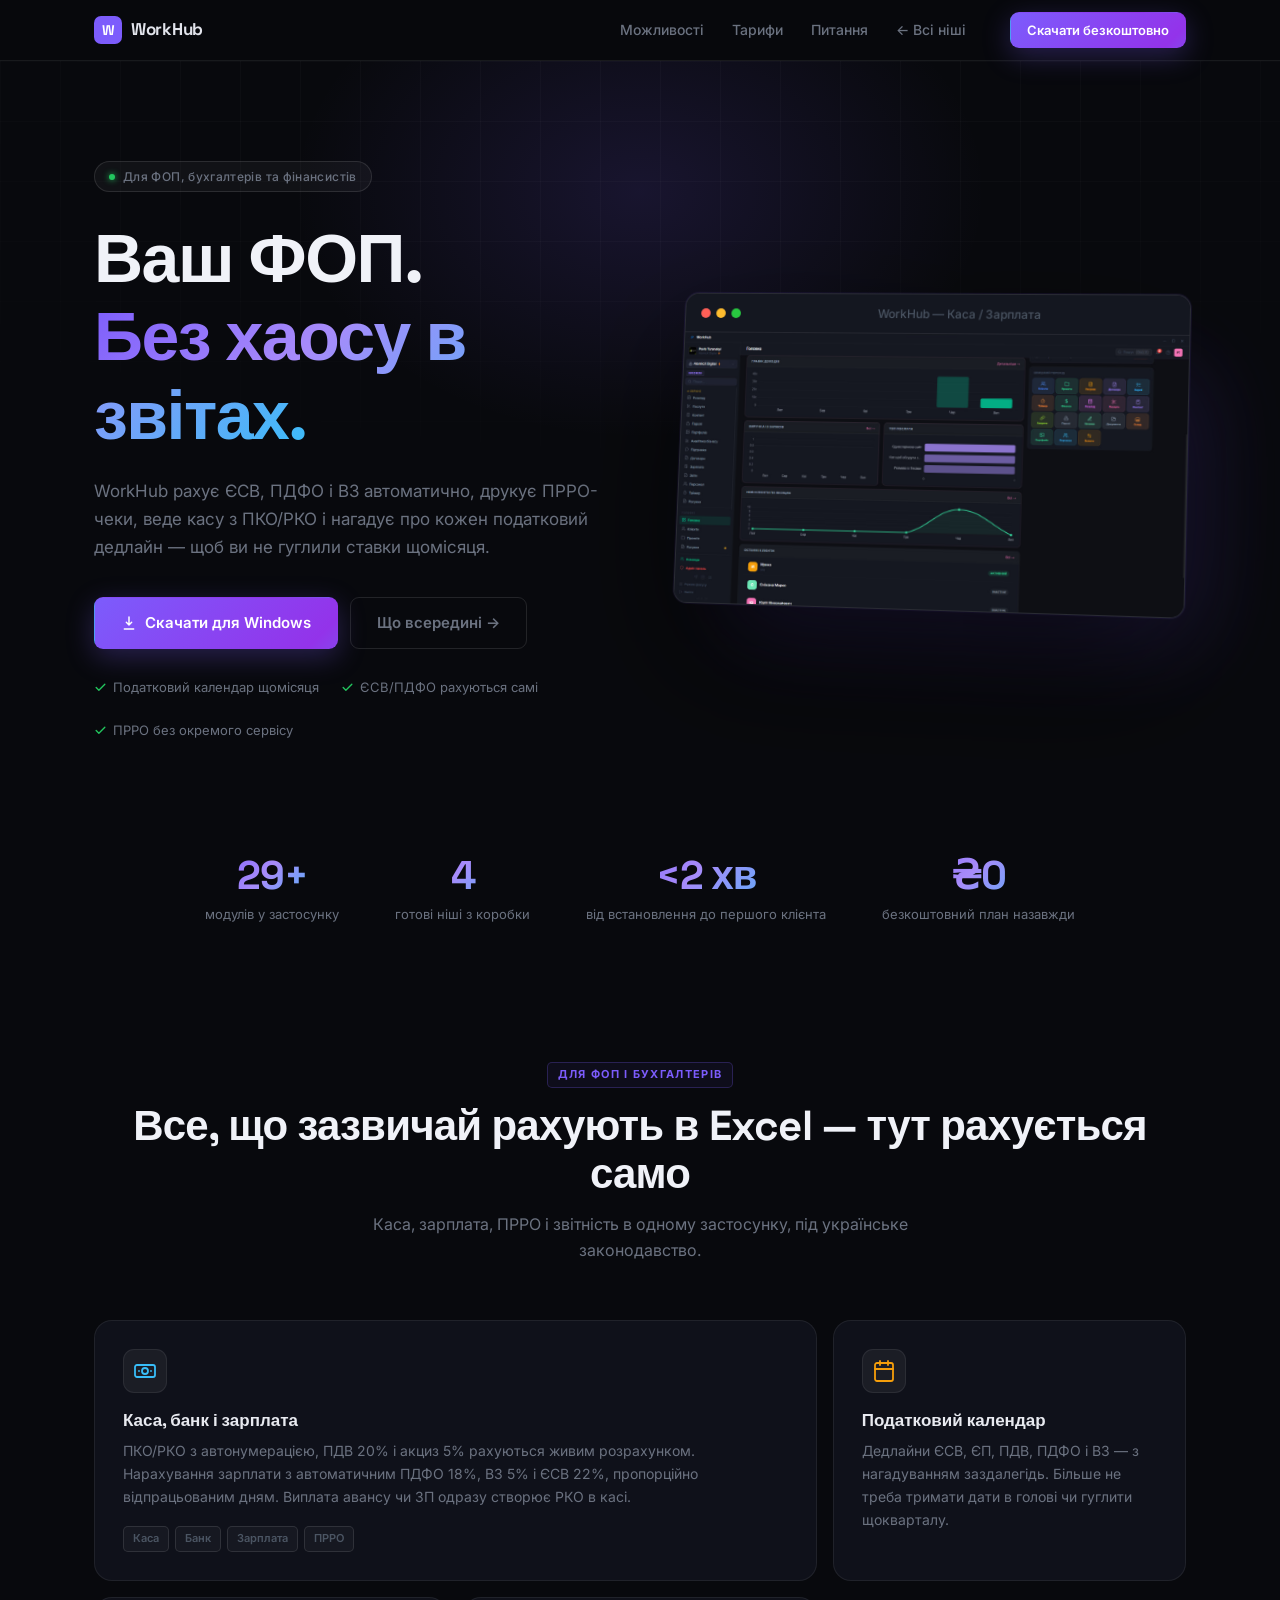
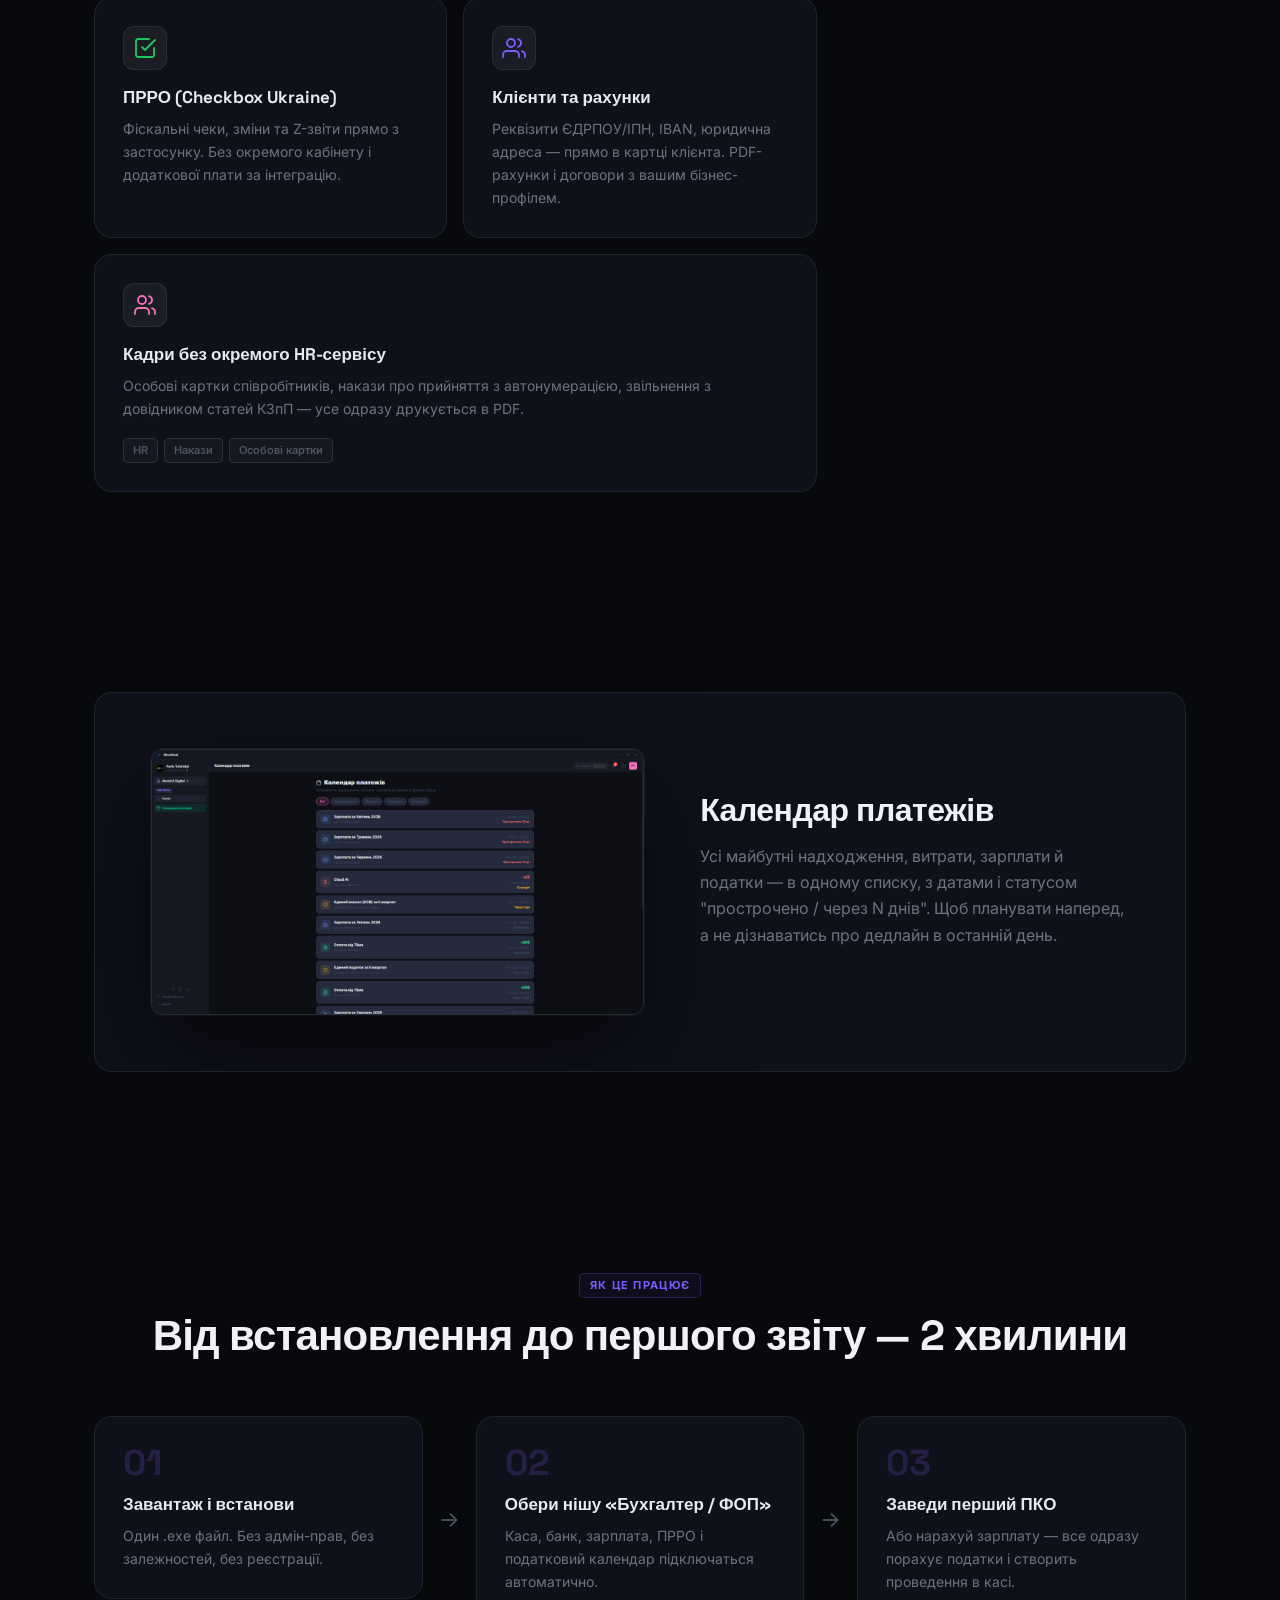
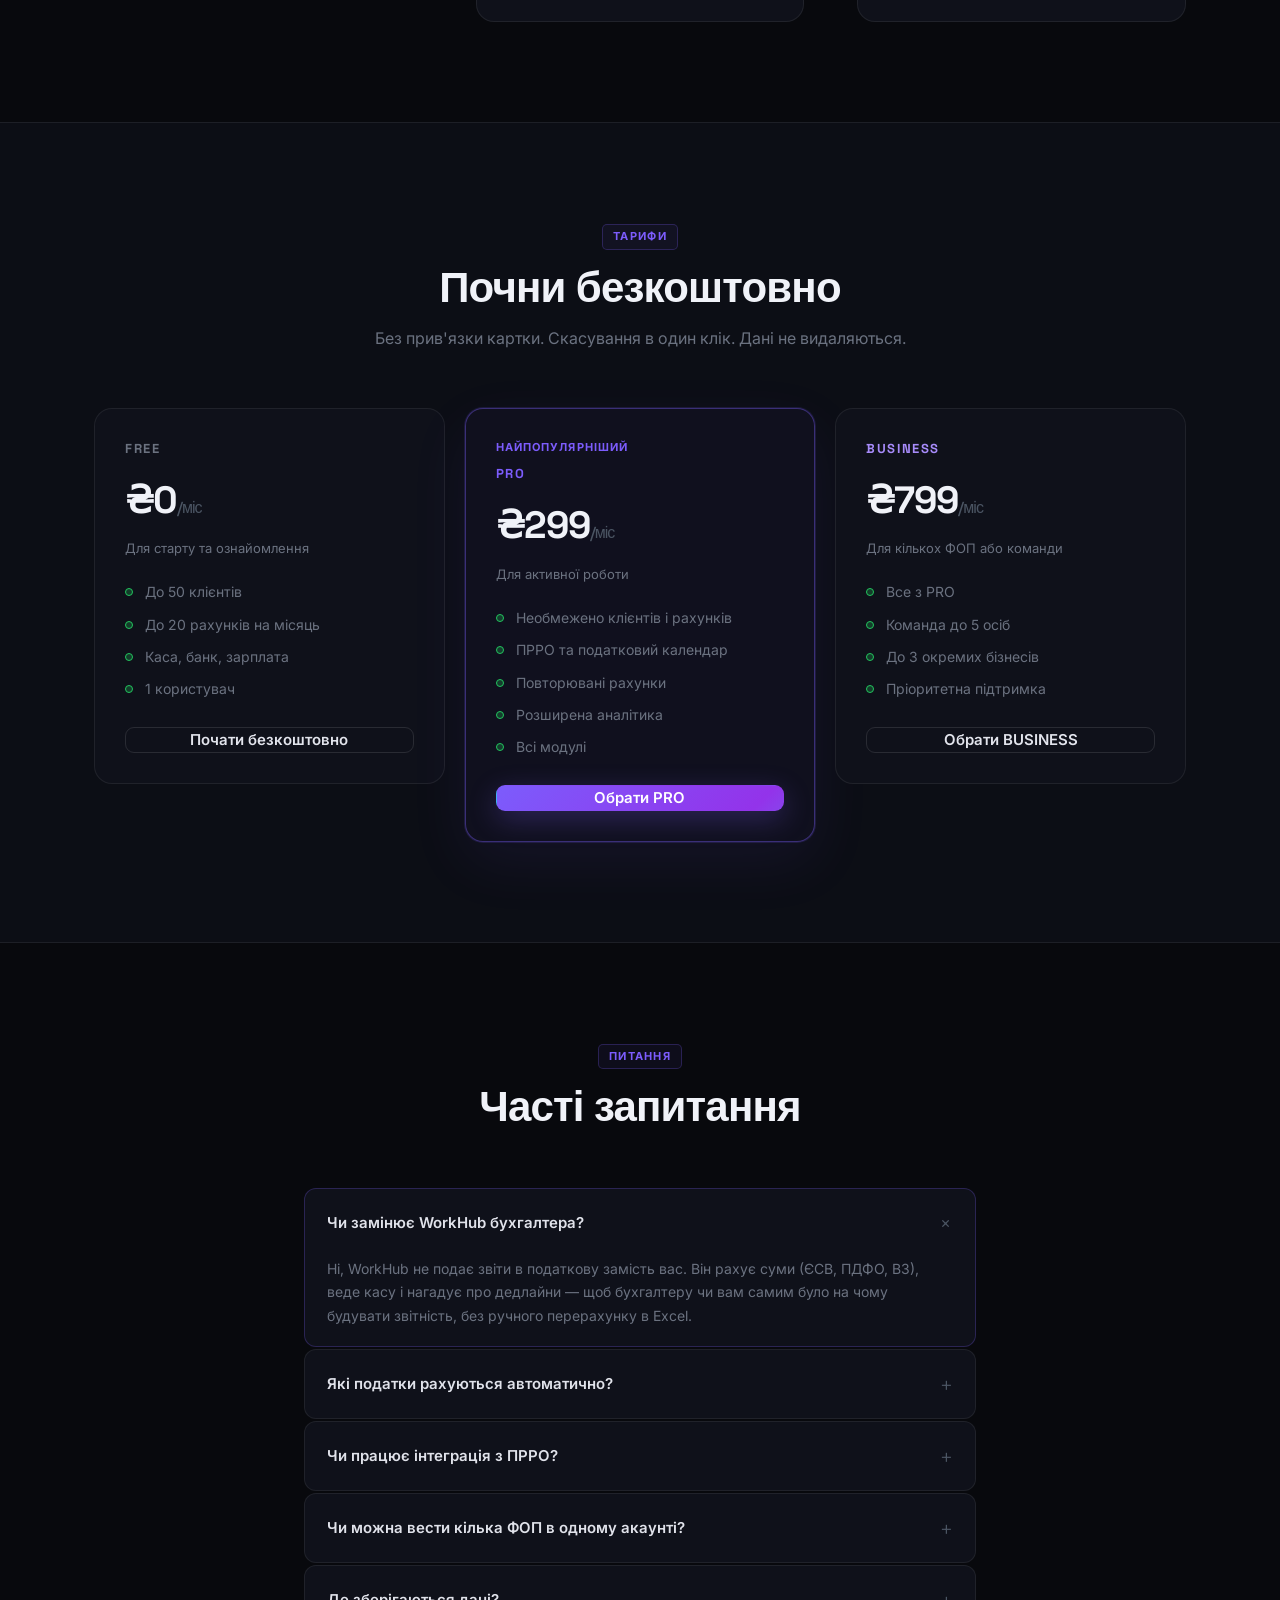
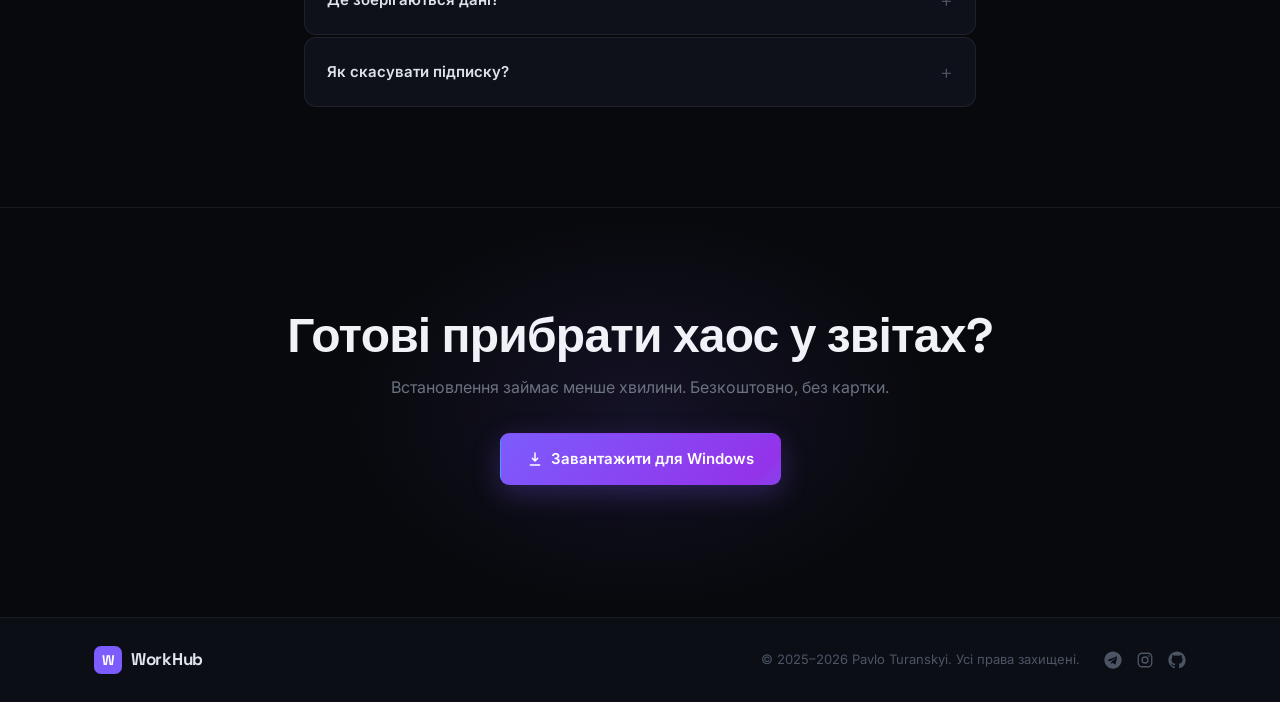
<file: fop/index.html>
<!DOCTYPE html>
<html lang="uk">
<head>
<meta charset="UTF-8">
<meta name="viewport" content="width=device-width, initial-scale=1.0">
<title>WorkHub для ФОП і бухгалтерів — каса, зарплата, ПРРО та податковий календар</title>
<meta name="description" content="CRM для ФОП та бухгалтерів: автоматичний розрахунок ЄСВ/ПДФО, каса ПКО/РКО, ПРРО-чеки, податковий календар з дедлайнами. Безкоштовно для старту.">
<link rel="preconnect" href="https://fonts.googleapis.com">
<link rel="preconnect" href="https://fonts.gstatic.com" crossorigin>
<link href="https://fonts.googleapis.com/css2?family=Inter:wght@400;500;600&family=Space+Grotesk:wght@500;600;700;800&display=swap" rel="stylesheet">
<link rel="stylesheet" href="../style.css">
<link rel="icon" href="data:image/svg+xml,<svg xmlns=%22http://www.w3.org/2000/svg%22 viewBox=%220 0 100 100%22><rect width=%22100%22 height=%22100%22 rx=%2222%22 fill=%22%237C5CFC%22/><text x=%2250%22 y=%2268%22 font-size=%2260%22 text-anchor=%22middle%22 fill=%22white%22 font-family=%22sans-serif%22 font-weight=%22800%22>W</text></svg>">
</head>
<body>

<header class="nav">
  <div class="container nav-inner">
    <a href="../index.html" class="brand">
      <div class="brand-logo">W</div>
      WorkHub
    </a>
    <nav class="nav-links">
      <a href="#features">Можливості</a>
      <a href="#pricing">Тарифи</a>
      <a href="#faq">Питання</a>
      <a href="../index.html">← Всі ніші</a>
    </nav>
    <a href="https://github.com/WorkHub-App/workhub-releases/releases/latest" class="btn btn-primary btn-sm" id="dl-win-nav">Скачати безкоштовно</a>
  </div>
</header>

<section class="hero">
  <div class="hero-bg">
    <div class="hero-glow"></div>
    <div class="hero-grid"></div>
  </div>
  <div class="container hero-inner">
    <div class="hero-content">
      <div class="hero-badge">
        <span class="badge-dot"></span>
        <span>Для ФОП, бухгалтерів та фінансистів</span>
      </div>
      <h1>
        Ваш ФОП.<br>
        <span class="grad-text">Без хаосу в звітах.</span>
      </h1>
      <p class="hero-sub">
        WorkHub рахує ЄСВ, ПДФО і ВЗ автоматично, друкує ПРРО-чеки, веде касу з ПКО/РКО і нагадує про кожен податковий дедлайн — щоб ви не гуглили ставки щомісяця.
      </p>
      <div class="hero-actions">
        <a href="https://github.com/WorkHub-App/workhub-releases/releases/latest" class="btn btn-primary btn-lg" id="dl-win-hero">
          <svg width="16" height="16" viewBox="0 0 24 24" fill="none" stroke="currentColor" stroke-width="2.2" stroke-linecap="round" stroke-linejoin="round"><path d="M12 3v12m0 0l-4-4m4 4l4-4M5 21h14"/></svg>
          <span>Скачати для Windows</span>
        </a>
        <a href="#features" class="btn btn-ghost btn-lg">Що всередині →</a>
      </div>
      <div class="hero-trust">
        <span><svg width="13" height="13" viewBox="0 0 24 24" fill="none" stroke="#22C55E" stroke-width="2.5" stroke-linecap="round" stroke-linejoin="round"><path d="M20 6L9 17l-5-5"/></svg> Податковий календар щомісяця</span>
        <span><svg width="13" height="13" viewBox="0 0 24 24" fill="none" stroke="#22C55E" stroke-width="2.5" stroke-linecap="round" stroke-linejoin="round"><path d="M20 6L9 17l-5-5"/></svg> ЄСВ/ПДФО рахуються самі</span>
        <span><svg width="13" height="13" viewBox="0 0 24 24" fill="none" stroke="#22C55E" stroke-width="2.5" stroke-linecap="round" stroke-linejoin="round"><path d="M20 6L9 17l-5-5"/></svg> ПРРО без окремого сервісу</span>
      </div>
    </div>

    <div class="hero-visual">
      <div class="mock-window">
        <div class="mock-bar">
          <div class="mock-dots"><span></span><span></span><span></span></div>
          <div class="mock-url">WorkHub — Каса / Зарплата</div>
        </div>
        <img src="../Full.jpg" alt="WorkHub — модуль для ФОП і бухгалтерів" class="mock-img">
      </div>
    </div>
  </div>
</section>

<div class="container">
  <div class="stats-row">
    <div class="stat-item"><div class="stat-num">29+</div><div class="stat-label">модулів у застосунку</div></div>
    <div class="stat-item"><div class="stat-num">4</div><div class="stat-label">готові ніші з коробки</div></div>
    <div class="stat-item"><div class="stat-num">&lt;2 хв</div><div class="stat-label">від встановлення до першого клієнта</div></div>
    <div class="stat-item"><div class="stat-num">₴0</div><div class="stat-label">безкоштовний план назавжди</div></div>
  </div>
</div>

<section class="section" id="features">
  <div class="container">
    <div class="section-head">
      <div class="section-tag">ДЛЯ ФОП І БУХГАЛТЕРІВ</div>
      <h2>Все, що зазвичай рахують в Excel — тут рахується само</h2>
      <p class="section-sub">Каса, зарплата, ПРРО і звітність в одному застосунку, під українське законодавство.</p>
    </div>

    <div class="features-bento">

      <div class="bento-card bento-wide">
        <div class="bento-icon" style="color:#38BDF8">
          <svg width="24" height="24" viewBox="0 0 24 24" fill="none" stroke="currentColor" stroke-width="1.8" stroke-linecap="round" stroke-linejoin="round"><rect x="2" y="6" width="20" height="12" rx="2"/><circle cx="12" cy="12" r="3"/><path d="M6 12h.01M18 12h.01"/></svg>
        </div>
        <h3>Каса, банк і зарплата</h3>
        <p>ПКО/РКО з автонумерацією, ПДВ 20% і акциз 5% рахуються живим розрахунком. Нарахування зарплати з автоматичним ПДФО 18%, ВЗ 5% і ЄСВ 22%, пропорційно відпрацьованим дням. Виплата авансу чи ЗП одразу створює РКО в касі.</p>
        <div class="bento-tags"><span>Каса</span><span>Банк</span><span>Зарплата</span><span>ПРРО</span></div>
      </div>

      <div class="bento-card">
        <div class="bento-icon" style="color:#F59E0B">
          <svg width="24" height="24" viewBox="0 0 24 24" fill="none" stroke="currentColor" stroke-width="1.8" stroke-linecap="round" stroke-linejoin="round"><rect x="3" y="4" width="18" height="18" rx="2"/><path d="M16 2v4M8 2v4M3 10h18"/></svg>
        </div>
        <h3>Податковий календар</h3>
        <p>Дедлайни ЄСВ, ЄП, ПДВ, ПДФО і ВЗ — з нагадуванням заздалегідь. Більше не треба тримати дати в голові чи гуглити щокварталу.</p>
      </div>

      <div class="bento-card">
        <div class="bento-icon" style="color:#22C55E">
          <svg width="24" height="24" viewBox="0 0 24 24" fill="none" stroke="currentColor" stroke-width="1.8" stroke-linecap="round" stroke-linejoin="round"><path d="M9 11l3 3L22 4"/><path d="M21 12v7a2 2 0 0 1-2 2H5a2 2 0 0 1-2-2V5a2 2 0 0 1 2-2h11"/></svg>
        </div>
        <h3>ПРРО (Checkbox Ukraine)</h3>
        <p>Фіскальні чеки, зміни та Z-звіти прямо з застосунку. Без окремого кабінету і додаткової плати за інтеграцію.</p>
      </div>

      <div class="bento-card">
        <div class="bento-icon" style="color:#7C5CFC">
          <svg width="24" height="24" viewBox="0 0 24 24" fill="none" stroke="currentColor" stroke-width="1.8" stroke-linecap="round" stroke-linejoin="round"><path d="M17 21v-2a4 4 0 0 0-4-4H5a4 4 0 0 0-4 4v2"/><circle cx="9" cy="7" r="4"/><path d="M23 21v-2a4 4 0 0 0-3-3.87"/><path d="M16 3.13a4 4 0 0 1 0 7.75"/></svg>
        </div>
        <h3>Клієнти та рахунки</h3>
        <p>Реквізити ЄДРПОУ/ІПН, IBAN, юридична адреса — прямо в картці клієнта. PDF-рахунки і договори з вашим бізнес-профілем.</p>
      </div>

      <div class="bento-card bento-wide">
        <div class="bento-icon" style="color:#F472B6">
          <svg width="24" height="24" viewBox="0 0 24 24" fill="none" stroke="currentColor" stroke-width="1.8" stroke-linecap="round" stroke-linejoin="round"><path d="M16 21v-2a4 4 0 0 0-4-4H6a4 4 0 0 0-4 4v2"/><circle cx="9" cy="7" r="4"/><path d="M22 21v-2a4 4 0 0 0-3-3.87M16 3.13a4 4 0 0 1 0 7.75"/></svg>
        </div>
        <h3>Кадри без окремого HR-сервісу</h3>
        <p>Особові картки співробітників, накази про прийняття з автонумерацією, звільнення з довідником статей КЗпП — усе одразу друкується в PDF.</p>
        <div class="bento-tags"><span>HR</span><span>Накази</span><span>Особові картки</span></div>
      </div>

    </div>
  </div>
</section>

<section class="section">
  <div class="container">
    <div class="showcase">
      <div class="showcase-img">
        <img src="../calendar.jpg" alt="Календар платежів WorkHub — всі майбутні надходження, витрати, зарплати й податки в одному списку">
      </div>
      <div class="showcase-text">
        <h3>Календар платежів</h3>
        <p>Усі майбутні надходження, витрати, зарплати й податки — в одному списку, з датами і статусом "прострочено / через N днів". Щоб планувати наперед, а не дізнаватись про дедлайн в останній день.</p>
      </div>
    </div>
  </div>
</section>

<section class="section" id="how">
  <div class="container">
    <div class="section-head">
      <div class="section-tag">ЯК ЦЕ ПРАЦЮЄ</div>
      <h2>Від встановлення до першого звіту — 2 хвилини</h2>
    </div>
    <div class="steps-row">
      <div class="step-item">
        <div class="step-num">01</div>
        <h3>Завантаж і встанови</h3>
        <p>Один .exe файл. Без адмін-прав, без залежностей, без реєстрації.</p>
      </div>
      <div class="step-arrow">→</div>
      <div class="step-item">
        <div class="step-num">02</div>
        <h3>Обери нішу «Бухгалтер / ФОП»</h3>
        <p>Каса, банк, зарплата, ПРРО і податковий календар підключаться автоматично.</p>
      </div>
      <div class="step-arrow">→</div>
      <div class="step-item">
        <div class="step-num">03</div>
        <h3>Заведи перший ПКО</h3>
        <p>Або нарахуй зарплату — все одразу порахує податки і створить проведення в касі.</p>
      </div>
    </div>
  </div>
</section>

<section class="section section-dim" id="pricing">
  <div class="container">
    <div class="section-head">
      <div class="section-tag">ТАРИФИ</div>
      <h2>Почни безкоштовно</h2>
      <p class="section-sub">Без прив'язки картки. Скасування в один клік. Дані не видаляються.</p>
    </div>

    <div class="pricing-row">

      <div class="price-card">
        <div class="price-tier">FREE</div>
        <div class="price-amount">₴0<span>/міс</span></div>
        <p class="price-desc">Для старту та ознайомлення</p>
        <ul class="price-list">
          <li>До 50 клієнтів</li>
          <li>До 20 рахунків на місяць</li>
          <li>Каса, банк, зарплата</li>
          <li>1 користувач</li>
        </ul>
        <a href="https://github.com/WorkHub-App/workhub-releases/releases/latest" class="btn btn-outline btn-block">Почати безкоштовно</a>
      </div>

      <div class="price-card price-featured">
        <div class="price-popular">Найпопулярніший</div>
        <div class="price-tier" style="color:#7C5CFC">PRO</div>
        <div class="price-amount">₴299<span>/міс</span></div>
        <p class="price-desc">Для активної роботи</p>
        <ul class="price-list">
          <li>Необмежено клієнтів і рахунків</li>
          <li>ПРРО та податковий календар</li>
          <li>Повторювані рахунки</li>
          <li>Розширена аналітика</li>
          <li>Всі модулі</li>
        </ul>
        <a href="https://github.com/WorkHub-App/workhub-releases/releases/latest" class="btn btn-primary btn-block">Обрати PRO</a>
      </div>

      <div class="price-card">
        <div class="price-tier" style="color:#A78BFA">BUSINESS</div>
        <div class="price-amount">₴799<span>/міс</span></div>
        <p class="price-desc">Для кількох ФОП або команди</p>
        <ul class="price-list">
          <li>Все з PRO</li>
          <li>Команда до 5 осіб</li>
          <li>До 3 окремих бізнесів</li>
          <li>Пріоритетна підтримка</li>
        </ul>
        <a href="https://github.com/WorkHub-App/workhub-releases/releases/latest" class="btn btn-outline btn-block">Обрати BUSINESS</a>
      </div>

    </div>
  </div>
</section>

<section class="section" id="faq">
  <div class="container container-narrow">
    <div class="section-head">
      <div class="section-tag">ПИТАННЯ</div>
      <h2>Часті запитання</h2>
    </div>
    <div class="faq-list">
      <details class="faq-item" open>
        <summary>Чи замінює WorkHub бухгалтера?</summary>
        <p>Ні, WorkHub не подає звіти в податкову замість вас. Він рахує суми (ЄСВ, ПДФО, ВЗ), веде касу і нагадує про дедлайни — щоб бухгалтеру чи вам самим було на чому будувати звітність, без ручного перерахунку в Excel.</p>
      </details>
      <details class="faq-item">
        <summary>Які податки рахуються автоматично?</summary>
        <p>ПДФО 18%, військовий збір 5% і ЄСВ 22% при нарахуванні зарплати, а також ПДВ 20% і акциз 5% в касовій книзі, якщо сума їх включає.</p>
      </details>
      <details class="faq-item">
        <summary>Чи працює інтеграція з ПРРО?</summary>
        <p>Так, вбудований модуль ПРРО через Checkbox Ukraine: фіскальні чеки, зміни і Z-звіти прямо з застосунку.</p>
      </details>
      <details class="faq-item">
        <summary>Чи можна вести кілька ФОП в одному акаунті?</summary>
        <p>Так, на плані BUSINESS — до 3 окремих бізнесів з власною касою, клієнтами і звітністю в межах одного акаунту.</p>
      </details>
      <details class="faq-item">
        <summary>Де зберігаються дані?</summary>
        <p>У Firebase — вашій приватній хмарі. Застосунок працює і офлайн, синхронізується при підключенні до інтернету.</p>
      </details>
      <details class="faq-item">
        <summary>Як скасувати підписку?</summary>
        <p>В будь-який момент через Налаштування → Підписка. Акаунт переходить на FREE план, дані не видаляються.</p>
      </details>
    </div>
  </div>
</section>

<section class="cta-section">
  <div class="cta-glow"></div>
  <div class="container cta-inner">
    <h2>Готові прибрати хаос у звітах?</h2>
    <p>Встановлення займає менше хвилини. Безкоштовно, без картки.</p>
    <div class="cta-actions">
      <a href="https://github.com/WorkHub-App/workhub-releases/releases/latest" class="btn btn-primary btn-lg" id="dl-win-cta">
        <svg width="16" height="16" viewBox="0 0 24 24" fill="none" stroke="currentColor" stroke-width="2.2" stroke-linecap="round" stroke-linejoin="round"><path d="M12 3v12m0 0l-4-4m4 4l4-4M5 21h14"/></svg>
        <span>Завантажити для Windows</span>
      </a>
    </div>
    <p class="cta-meta" id="dl-meta"></p>
  </div>
</section>

<footer class="footer">
  <div class="container footer-inner">
    <a href="../index.html" class="brand">
      <div class="brand-logo">W</div>
      WorkHub
    </a>
    <p class="footer-copy">© 2025–2026 Pavlo Turanskyi. Усі права захищені.</p>
    <div class="footer-links">
      <a href="https://t.me/workhubapp" target="_blank" rel="noopener" title="Telegram">
        <svg width="18" height="18" viewBox="0 0 24 24" fill="currentColor"><path d="M12 .5C5.65.5.5 5.65.5 12s5.15 11.5 11.5 11.5S23.5 18.35 23.5 12 18.35.5 12 .5zm5.4 7.9l-1.9 9.05c-.14.64-.52.79-1.05.49l-2.9-2.14-1.4 1.35c-.16.16-.29.29-.59.29l.21-2.99 5.44-4.92c.24-.21-.05-.33-.36-.12l-6.73 4.24-2.9-.91c-.63-.2-.64-.63.13-.93l11.34-4.37c.52-.19.98.13.71 1.3z"/></svg>
      </a>
      <a href="https://www.instagram.com/workhub.apps/" target="_blank" rel="noopener" title="Instagram">
        <svg width="18" height="18" viewBox="0 0 24 24" fill="none" stroke="currentColor" stroke-width="1.8"><rect x="3" y="3" width="18" height="18" rx="5"/><circle cx="12" cy="12" r="4"/><circle cx="17.2" cy="6.8" r="1.1" fill="currentColor" stroke="none"/></svg>
      </a>
      <a href="https://github.com/WorkHub-App" target="_blank" rel="noopener" title="GitHub">
        <svg width="18" height="18" viewBox="0 0 24 24" fill="currentColor"><path d="M12 .5C5.65.5.5 5.65.5 12c0 5.08 3.29 9.39 7.86 10.91.57.1.78-.25.78-.55 0-.27-.01-1.17-.02-2.12-3.2.7-3.87-1.36-3.87-1.36-.53-1.33-1.28-1.68-1.28-1.68-1.05-.71.08-.7.08-.7 1.16.08 1.77 1.19 1.77 1.19 1.03 1.76 2.7 1.25 3.36.96.1-.74.4-1.25.72-1.54-2.56-.29-5.25-1.28-5.25-5.7 0-1.26.45-2.29 1.19-3.1-.12-.29-.52-1.46.11-3.05 0 0 .97-.31 3.18 1.18a11 11 0 0 1 5.79 0c2.21-1.49 3.18-1.18 3.18-1.18.63 1.59.23 2.76.11 3.05.74.81 1.19 1.84 1.19 3.1 0 4.43-2.7 5.41-5.27 5.69.42.36.78 1.07.78 2.16 0 1.56-.01 2.81-.01 3.19 0 .31.21.66.79.55A11.5 11.5 0 0 0 23.5 12C23.5 5.65 18.35.5 12 .5z"/></svg>
      </a>
    </div>
  </div>
</footer>

<script>
(function scrollReveal() {
  const els = document.querySelectorAll('.section-head, .bento-card, .step-item, .price-card, .faq-item');
  els.forEach(el => el.classList.add('reveal'));
  const map = new Map();
  els.forEach(el => {
    const p = el.parentElement, i = map.get(p) || 0;
    el.style.transitionDelay = Math.min(i * 60, 240) + 'ms';
    map.set(p, i + 1);
  });
  const io = new IntersectionObserver(entries => {
    entries.forEach(e => { if (e.isIntersecting) { e.target.classList.add('visible'); io.unobserve(e.target); } });
  }, { threshold: 0.1, rootMargin: '0px 0px -40px 0px' });
  els.forEach(el => io.observe(el));
})();

const DL_BTN_IDS = ['dl-win-nav', 'dl-win-hero', 'dl-win-cta'];

(async function directDownloads() {
  try {
    const res = await fetch('https://api.github.com/repos/WorkHub-App/workhub-releases/releases/latest');
    if (!res.ok) return;
    const data = await res.json();
    const exe = data.assets?.find(a => /\.exe$/i.test(a.name));
    const v = (data.tag_name || '').replace(/^v/, '');
    if (exe) DL_BTN_IDS.forEach(id => { const el = document.getElementById(id); if (el) el.href = exe.browser_download_url; });
    const meta = document.getElementById('dl-meta');
    if (meta && v) meta.textContent = `v${v}${exe ? ' · ' + (exe.size/1024/1024).toFixed(0) + ' MB' : ''} · безкоштовно`;
  } catch {}
})();
</script>
</body>
</html>
</file>
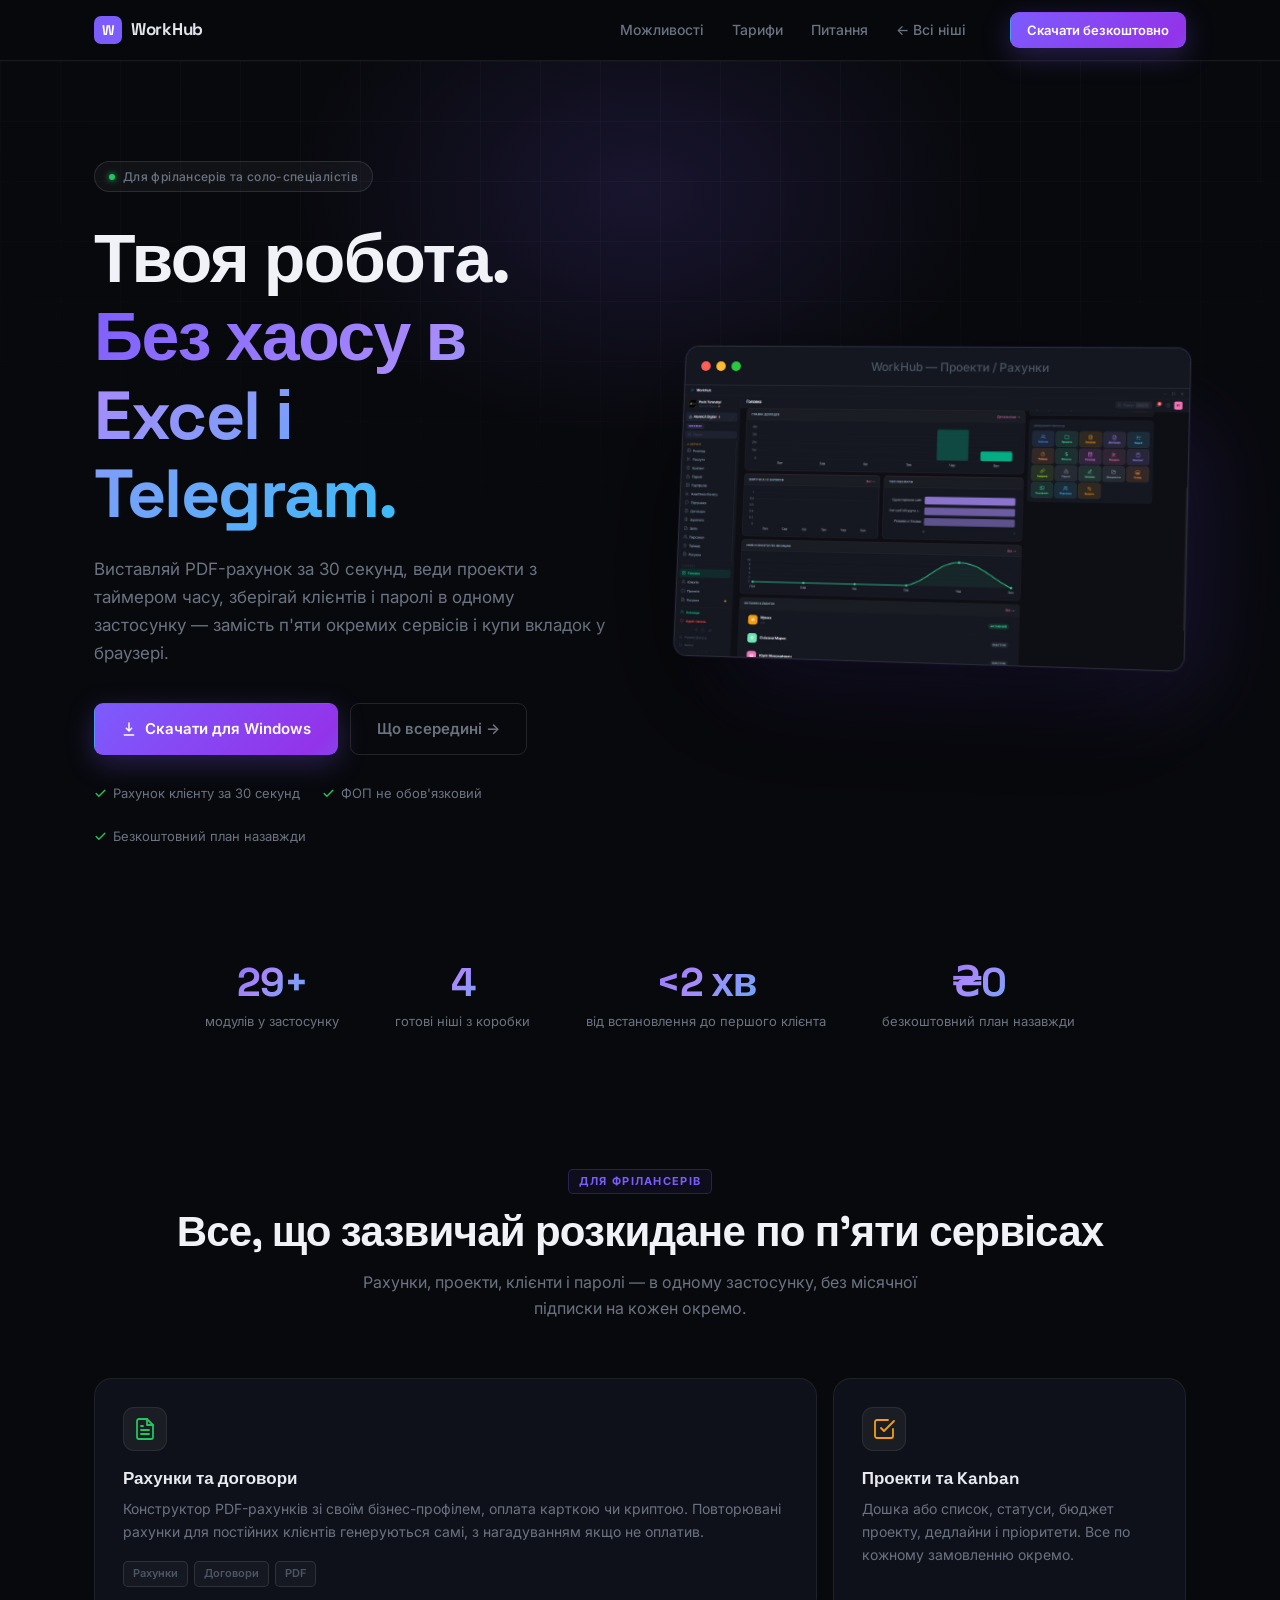
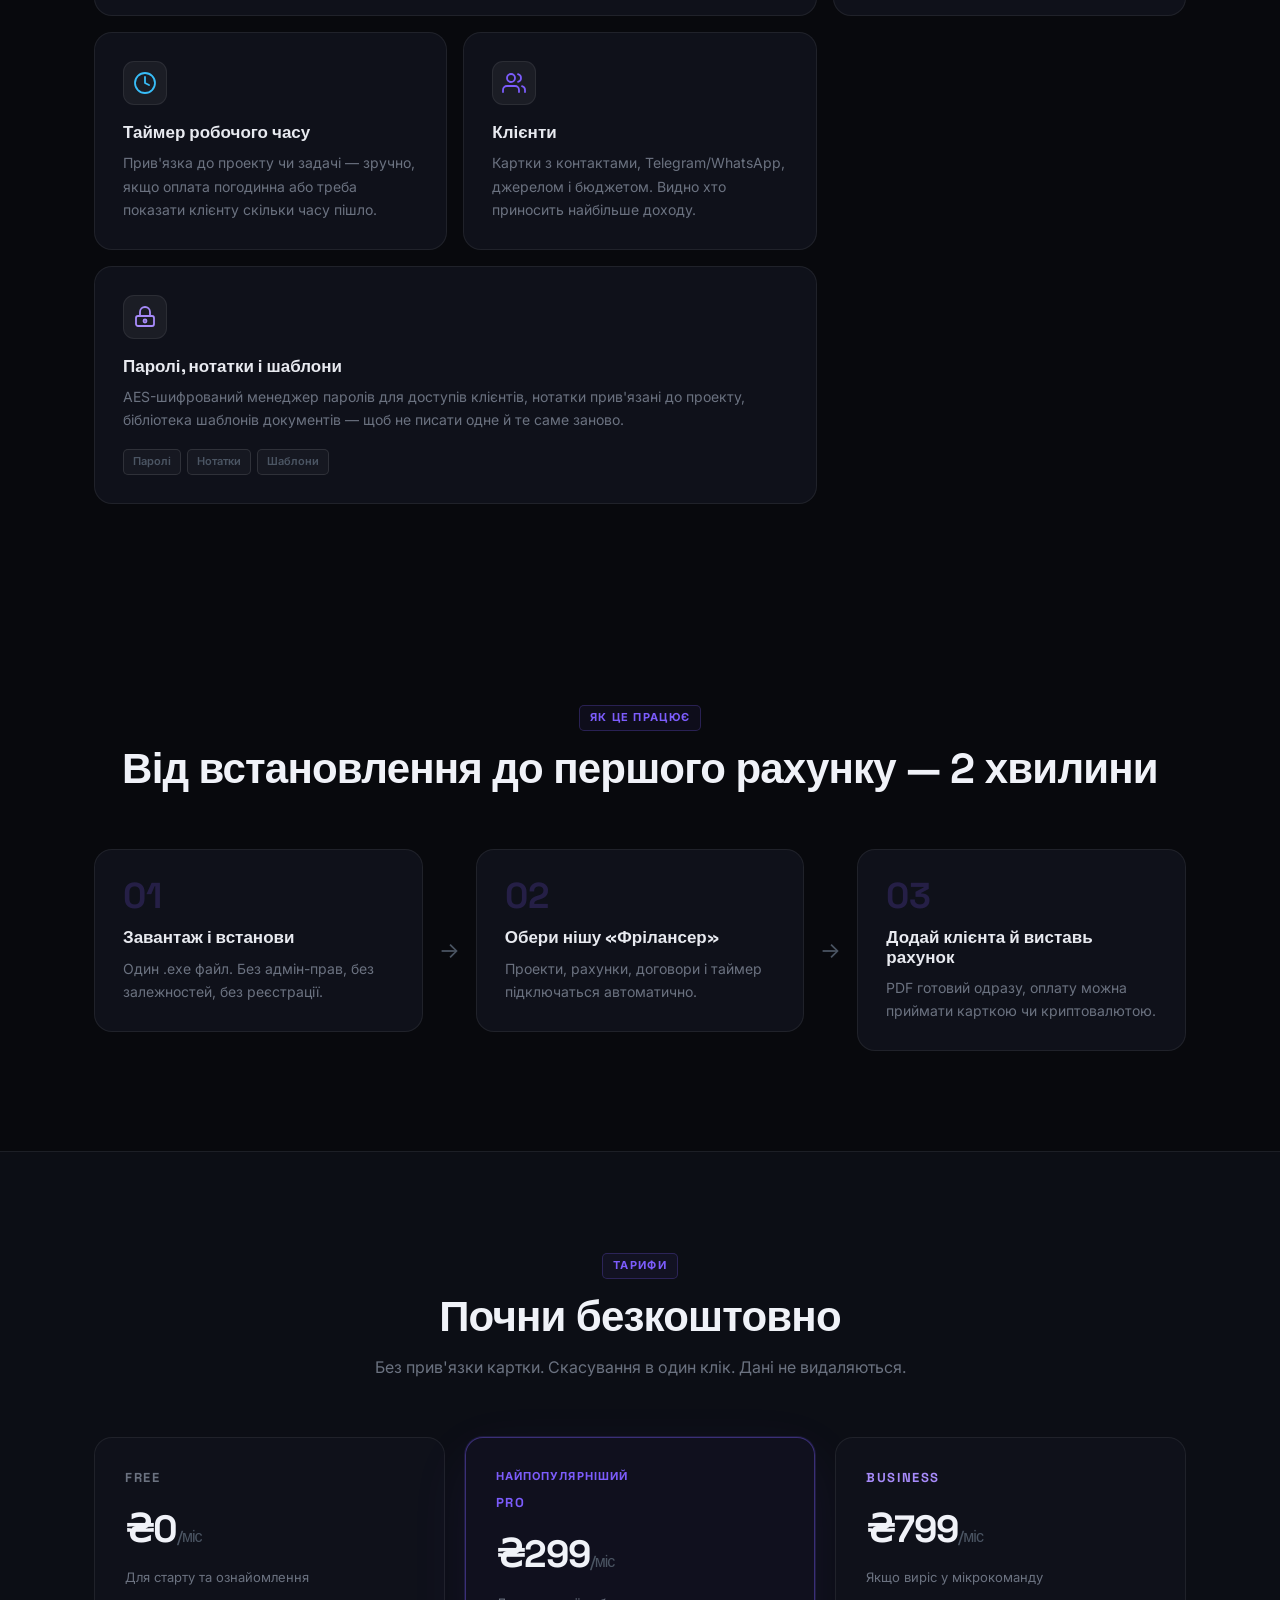
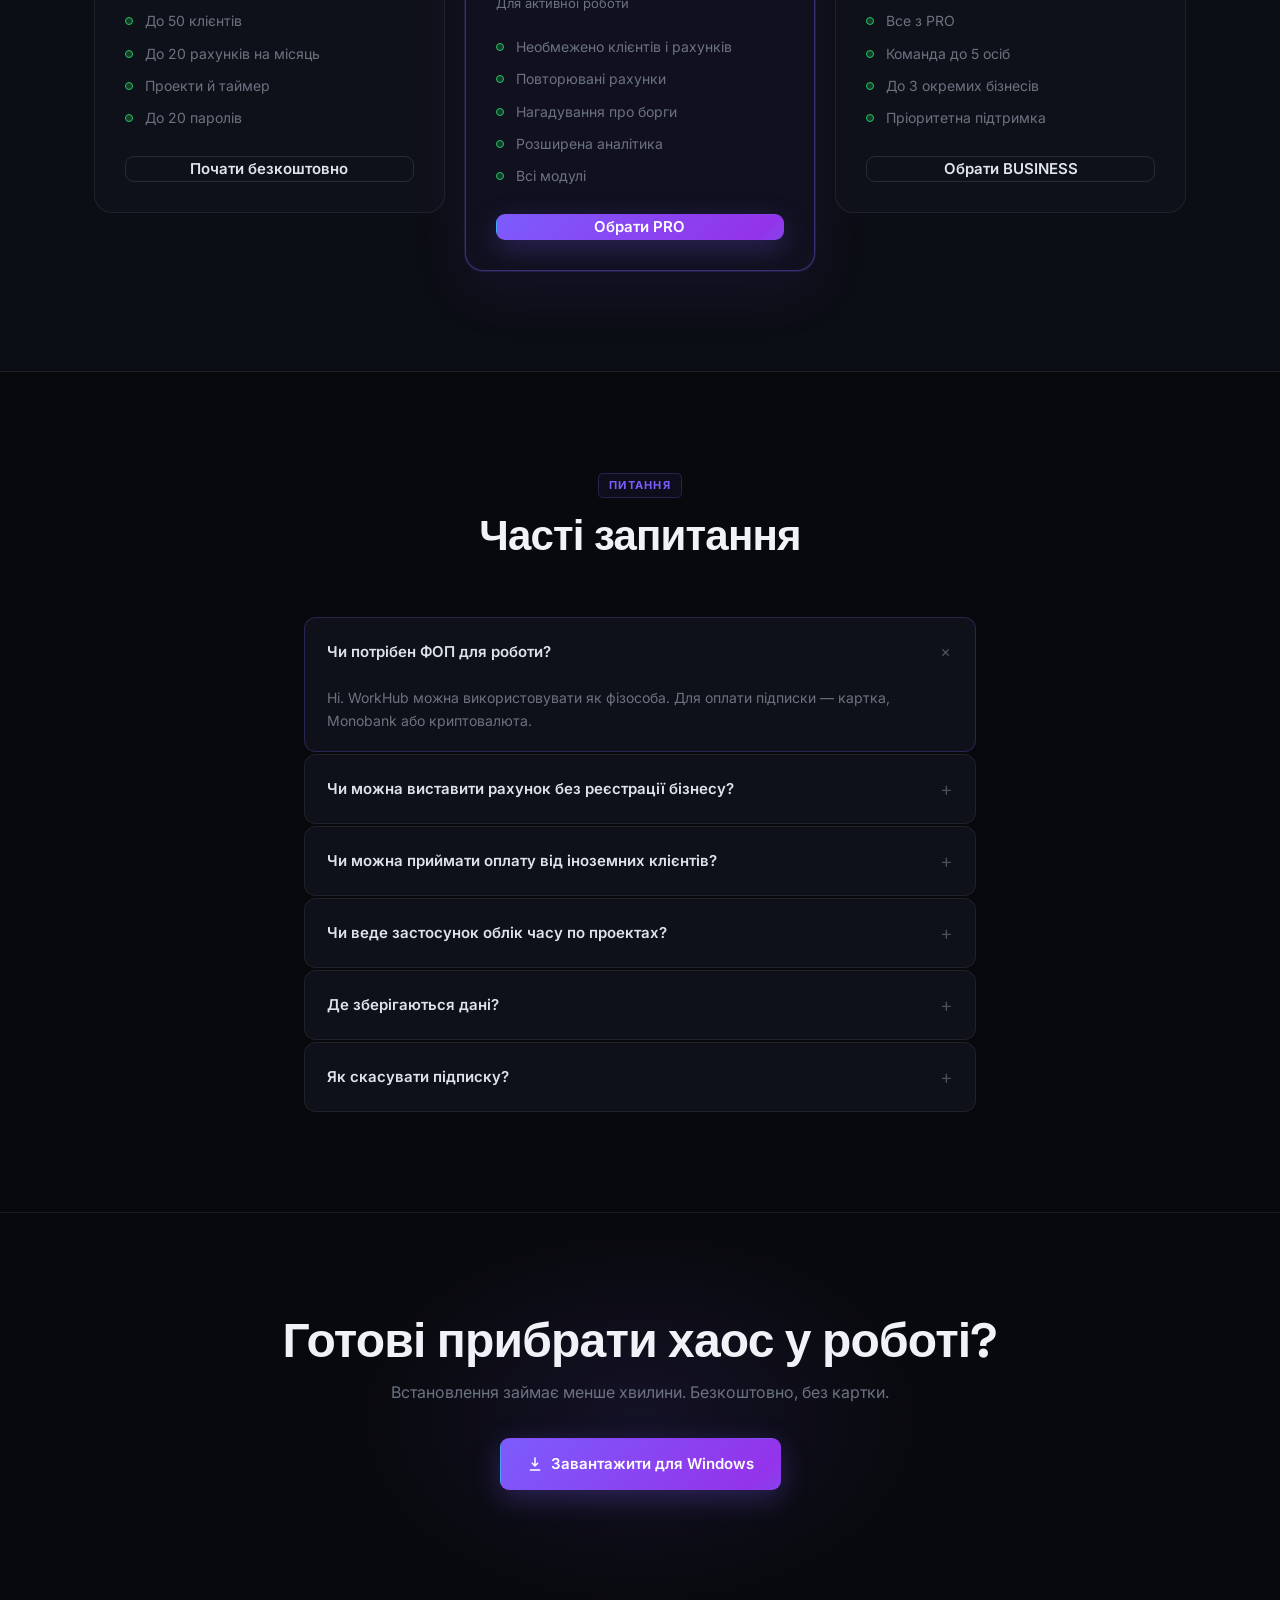
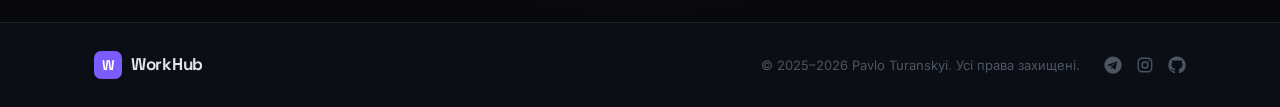
<file: freelance/index.html>
<!DOCTYPE html>
<html lang="uk">
<head>
<meta charset="UTF-8">
<meta name="viewport" content="width=device-width, initial-scale=1.0">
<title>WorkHub для фрілансерів — рахунки, проекти, таймер і клієнти в одному місці</title>
<meta name="description" content="CRM для фрілансера: PDF-рахунки за 30 секунд, проекти з таймером часу, клієнти, паролі. Безкоштовний план назавжди, без реєстрації бізнесу.">
<link rel="preconnect" href="https://fonts.googleapis.com">
<link rel="preconnect" href="https://fonts.gstatic.com" crossorigin>
<link href="https://fonts.googleapis.com/css2?family=Inter:wght@400;500;600&family=Space+Grotesk:wght@500;600;700;800&display=swap" rel="stylesheet">
<link rel="stylesheet" href="../style.css">
<link rel="icon" href="data:image/svg+xml,<svg xmlns=%22http://www.w3.org/2000/svg%22 viewBox=%220 0 100 100%22><rect width=%22100%22 height=%22100%22 rx=%2222%22 fill=%22%237C5CFC%22/><text x=%2250%22 y=%2268%22 font-size=%2260%22 text-anchor=%22middle%22 fill=%22white%22 font-family=%22sans-serif%22 font-weight=%22800%22>W</text></svg>">
</head>
<body>

<header class="nav">
  <div class="container nav-inner">
    <a href="../index.html" class="brand">
      <div class="brand-logo">W</div>
      WorkHub
    </a>
    <nav class="nav-links">
      <a href="#features">Можливості</a>
      <a href="#pricing">Тарифи</a>
      <a href="#faq">Питання</a>
      <a href="../index.html">← Всі ніші</a>
    </nav>
    <a href="https://github.com/WorkHub-App/workhub-releases/releases/latest" class="btn btn-primary btn-sm" id="dl-win-nav">Скачати безкоштовно</a>
  </div>
</header>

<section class="hero">
  <div class="hero-bg">
    <div class="hero-glow"></div>
    <div class="hero-grid"></div>
  </div>
  <div class="container hero-inner">
    <div class="hero-content">
      <div class="hero-badge">
        <span class="badge-dot"></span>
        <span>Для фрілансерів та соло-спеціалістів</span>
      </div>
      <h1>
        Твоя робота.<br>
        <span class="grad-text">Без хаосу в Excel і Telegram.</span>
      </h1>
      <p class="hero-sub">
        Виставляй PDF-рахунок за 30 секунд, веди проекти з таймером часу, зберігай клієнтів і паролі в одному застосунку — замість п'яти окремих сервісів і купи вкладок у браузері.
      </p>
      <div class="hero-actions">
        <a href="https://github.com/WorkHub-App/workhub-releases/releases/latest" class="btn btn-primary btn-lg" id="dl-win-hero">
          <svg width="16" height="16" viewBox="0 0 24 24" fill="none" stroke="currentColor" stroke-width="2.2" stroke-linecap="round" stroke-linejoin="round"><path d="M12 3v12m0 0l-4-4m4 4l4-4M5 21h14"/></svg>
          <span>Скачати для Windows</span>
        </a>
        <a href="#features" class="btn btn-ghost btn-lg">Що всередині →</a>
      </div>
      <div class="hero-trust">
        <span><svg width="13" height="13" viewBox="0 0 24 24" fill="none" stroke="#22C55E" stroke-width="2.5" stroke-linecap="round" stroke-linejoin="round"><path d="M20 6L9 17l-5-5"/></svg> Рахунок клієнту за 30 секунд</span>
        <span><svg width="13" height="13" viewBox="0 0 24 24" fill="none" stroke="#22C55E" stroke-width="2.5" stroke-linecap="round" stroke-linejoin="round"><path d="M20 6L9 17l-5-5"/></svg> ФОП не обов'язковий</span>
        <span><svg width="13" height="13" viewBox="0 0 24 24" fill="none" stroke="#22C55E" stroke-width="2.5" stroke-linecap="round" stroke-linejoin="round"><path d="M20 6L9 17l-5-5"/></svg> Безкоштовний план назавжди</span>
      </div>
    </div>

    <div class="hero-visual">
      <div class="mock-window">
        <div class="mock-bar">
          <div class="mock-dots"><span></span><span></span><span></span></div>
          <div class="mock-url">WorkHub — Проекти / Рахунки</div>
        </div>
        <img src="../Full.jpg" alt="WorkHub — модуль для фрілансерів" class="mock-img">
      </div>
    </div>
  </div>
</section>

<div class="container">
  <div class="stats-row">
    <div class="stat-item"><div class="stat-num">29+</div><div class="stat-label">модулів у застосунку</div></div>
    <div class="stat-item"><div class="stat-num">4</div><div class="stat-label">готові ніші з коробки</div></div>
    <div class="stat-item"><div class="stat-num">&lt;2 хв</div><div class="stat-label">від встановлення до першого клієнта</div></div>
    <div class="stat-item"><div class="stat-num">₴0</div><div class="stat-label">безкоштовний план назавжди</div></div>
  </div>
</div>

<section class="section" id="features">
  <div class="container">
    <div class="section-head">
      <div class="section-tag">ДЛЯ ФРІЛАНСЕРІВ</div>
      <h2>Все, що зазвичай розкидане по п'яти сервісах</h2>
      <p class="section-sub">Рахунки, проекти, клієнти і паролі — в одному застосунку, без місячної підписки на кожен окремо.</p>
    </div>

    <div class="features-bento">

      <div class="bento-card bento-wide">
        <div class="bento-icon" style="color:#22C55E">
          <svg width="24" height="24" viewBox="0 0 24 24" fill="none" stroke="currentColor" stroke-width="1.8" stroke-linecap="round" stroke-linejoin="round"><path d="M14 2H6a2 2 0 0 0-2 2v16a2 2 0 0 0 2 2h12a2 2 0 0 0 2-2V8z"/><path d="M14 2v6h6M16 13H8M16 17H8M10 9H8"/></svg>
        </div>
        <h3>Рахунки та договори</h3>
        <p>Конструктор PDF-рахунків зі своїм бізнес-профілем, оплата карткою чи криптою. Повторювані рахунки для постійних клієнтів генеруються самі, з нагадуванням якщо не оплатив.</p>
        <div class="bento-tags"><span>Рахунки</span><span>Договори</span><span>PDF</span></div>
      </div>

      <div class="bento-card">
        <div class="bento-icon" style="color:#F59E0B">
          <svg width="24" height="24" viewBox="0 0 24 24" fill="none" stroke="currentColor" stroke-width="1.8" stroke-linecap="round" stroke-linejoin="round"><path d="M9 11l3 3L22 4"/><path d="M21 12v7a2 2 0 0 1-2 2H5a2 2 0 0 1-2-2V5a2 2 0 0 1 2-2h11"/></svg>
        </div>
        <h3>Проекти та Kanban</h3>
        <p>Дошка або список, статуси, бюджет проекту, дедлайни і пріоритети. Все по кожному замовленню окремо.</p>
      </div>

      <div class="bento-card">
        <div class="bento-icon" style="color:#38BDF8">
          <svg width="24" height="24" viewBox="0 0 24 24" fill="none" stroke="currentColor" stroke-width="1.8" stroke-linecap="round" stroke-linejoin="round"><circle cx="12" cy="12" r="10"/><path d="M12 6v6l4 2"/></svg>
        </div>
        <h3>Таймер робочого часу</h3>
        <p>Прив'язка до проекту чи задачі — зручно, якщо оплата погодинна або треба показати клієнту скільки часу пішло.</p>
      </div>

      <div class="bento-card">
        <div class="bento-icon" style="color:#7C5CFC">
          <svg width="24" height="24" viewBox="0 0 24 24" fill="none" stroke="currentColor" stroke-width="1.8" stroke-linecap="round" stroke-linejoin="round"><path d="M17 21v-2a4 4 0 0 0-4-4H5a4 4 0 0 0-4 4v2"/><circle cx="9" cy="7" r="4"/><path d="M23 21v-2a4 4 0 0 0-3-3.87"/><path d="M16 3.13a4 4 0 0 1 0 7.75"/></svg>
        </div>
        <h3>Клієнти</h3>
        <p>Картки з контактами, Telegram/WhatsApp, джерелом і бюджетом. Видно хто приносить найбільше доходу.</p>
      </div>

      <div class="bento-card bento-wide">
        <div class="bento-icon" style="color:#A78BFA">
          <svg width="24" height="24" viewBox="0 0 24 24" fill="none" stroke="currentColor" stroke-width="1.8" stroke-linecap="round" stroke-linejoin="round"><rect x="3" y="11" width="18" height="10" rx="2"/><circle cx="12" cy="16" r="1.5"/><path d="M7 11V7a5 5 0 0 1 10 0v4"/></svg>
        </div>
        <h3>Паролі, нотатки і шаблони</h3>
        <p>AES-шифрований менеджер паролів для доступів клієнтів, нотатки прив'язані до проекту, бібліотека шаблонів документів — щоб не писати одне й те саме заново.</p>
        <div class="bento-tags"><span>Паролі</span><span>Нотатки</span><span>Шаблони</span></div>
      </div>

    </div>
  </div>
</section>

<section class="section" id="how">
  <div class="container">
    <div class="section-head">
      <div class="section-tag">ЯК ЦЕ ПРАЦЮЄ</div>
      <h2>Від встановлення до першого рахунку — 2 хвилини</h2>
    </div>
    <div class="steps-row">
      <div class="step-item">
        <div class="step-num">01</div>
        <h3>Завантаж і встанови</h3>
        <p>Один .exe файл. Без адмін-прав, без залежностей, без реєстрації.</p>
      </div>
      <div class="step-arrow">→</div>
      <div class="step-item">
        <div class="step-num">02</div>
        <h3>Обери нішу «Фрілансер»</h3>
        <p>Проекти, рахунки, договори і таймер підключаться автоматично.</p>
      </div>
      <div class="step-arrow">→</div>
      <div class="step-item">
        <div class="step-num">03</div>
        <h3>Додай клієнта й виставь рахунок</h3>
        <p>PDF готовий одразу, оплату можна приймати карткою чи криптовалютою.</p>
      </div>
    </div>
  </div>
</section>

<section class="section section-dim" id="pricing">
  <div class="container">
    <div class="section-head">
      <div class="section-tag">ТАРИФИ</div>
      <h2>Почни безкоштовно</h2>
      <p class="section-sub">Без прив'язки картки. Скасування в один клік. Дані не видаляються.</p>
    </div>

    <div class="pricing-row">

      <div class="price-card">
        <div class="price-tier">FREE</div>
        <div class="price-amount">₴0<span>/міс</span></div>
        <p class="price-desc">Для старту та ознайомлення</p>
        <ul class="price-list">
          <li>До 50 клієнтів</li>
          <li>До 20 рахунків на місяць</li>
          <li>Проекти й таймер</li>
          <li>До 20 паролів</li>
        </ul>
        <a href="https://github.com/WorkHub-App/workhub-releases/releases/latest" class="btn btn-outline btn-block">Почати безкоштовно</a>
      </div>

      <div class="price-card price-featured">
        <div class="price-popular">Найпопулярніший</div>
        <div class="price-tier" style="color:#7C5CFC">PRO</div>
        <div class="price-amount">₴299<span>/міс</span></div>
        <p class="price-desc">Для активної роботи</p>
        <ul class="price-list">
          <li>Необмежено клієнтів і рахунків</li>
          <li>Повторювані рахунки</li>
          <li>Нагадування про борги</li>
          <li>Розширена аналітика</li>
          <li>Всі модулі</li>
        </ul>
        <a href="https://github.com/WorkHub-App/workhub-releases/releases/latest" class="btn btn-primary btn-block">Обрати PRO</a>
      </div>

      <div class="price-card">
        <div class="price-tier" style="color:#A78BFA">BUSINESS</div>
        <div class="price-amount">₴799<span>/міс</span></div>
        <p class="price-desc">Якщо виріс у мікрокоманду</p>
        <ul class="price-list">
          <li>Все з PRO</li>
          <li>Команда до 5 осіб</li>
          <li>До 3 окремих бізнесів</li>
          <li>Пріоритетна підтримка</li>
        </ul>
        <a href="https://github.com/WorkHub-App/workhub-releases/releases/latest" class="btn btn-outline btn-block">Обрати BUSINESS</a>
      </div>

    </div>
  </div>
</section>

<section class="section" id="faq">
  <div class="container container-narrow">
    <div class="section-head">
      <div class="section-tag">ПИТАННЯ</div>
      <h2>Часті запитання</h2>
    </div>
    <div class="faq-list">
      <details class="faq-item" open>
        <summary>Чи потрібен ФОП для роботи?</summary>
        <p>Ні. WorkHub можна використовувати як фізособа. Для оплати підписки — картка, Monobank або криптовалюта.</p>
      </details>
      <details class="faq-item">
        <summary>Чи можна виставити рахунок без реєстрації бізнесу?</summary>
        <p>Так, достатньо заповнити свій профіль (ім'я, контакти, за бажанням — реквізити) і рахунок згенерується в PDF з вашими даними.</p>
      </details>
      <details class="faq-item">
        <summary>Чи можна приймати оплату від іноземних клієнтів?</summary>
        <p>Рахунки підтримують оплату криптовалютою (USDT, BTC, ETH), що зручно для міжнародних клієнтів без банківського переказу.</p>
      </details>
      <details class="faq-item">
        <summary>Чи веде застосунок облік часу по проектах?</summary>
        <p>Так, вбудований таймер прив'язується до конкретного проекту чи задачі.</p>
      </details>
      <details class="faq-item">
        <summary>Де зберігаються дані?</summary>
        <p>У Firebase — вашій приватній хмарі. Застосунок працює і офлайн, синхронізується при підключенні до інтернету.</p>
      </details>
      <details class="faq-item">
        <summary>Як скасувати підписку?</summary>
        <p>В будь-який момент через Налаштування → Підписка. Акаунт переходить на FREE план, дані не видаляються.</p>
      </details>
    </div>
  </div>
</section>

<section class="cta-section">
  <div class="cta-glow"></div>
  <div class="container cta-inner">
    <h2>Готові прибрати хаос у роботі?</h2>
    <p>Встановлення займає менше хвилини. Безкоштовно, без картки.</p>
    <div class="cta-actions">
      <a href="https://github.com/WorkHub-App/workhub-releases/releases/latest" class="btn btn-primary btn-lg" id="dl-win-cta">
        <svg width="16" height="16" viewBox="0 0 24 24" fill="none" stroke="currentColor" stroke-width="2.2" stroke-linecap="round" stroke-linejoin="round"><path d="M12 3v12m0 0l-4-4m4 4l4-4M5 21h14"/></svg>
        <span>Завантажити для Windows</span>
      </a>
    </div>
    <p class="cta-meta" id="dl-meta"></p>
  </div>
</section>

<footer class="footer">
  <div class="container footer-inner">
    <a href="../index.html" class="brand">
      <div class="brand-logo">W</div>
      WorkHub
    </a>
    <p class="footer-copy">© 2025–2026 Pavlo Turanskyi. Усі права захищені.</p>
    <div class="footer-links">
      <a href="https://t.me/workhubapp" target="_blank" rel="noopener" title="Telegram">
        <svg width="18" height="18" viewBox="0 0 24 24" fill="currentColor"><path d="M12 .5C5.65.5.5 5.65.5 12s5.15 11.5 11.5 11.5S23.5 18.35 23.5 12 18.35.5 12 .5zm5.4 7.9l-1.9 9.05c-.14.64-.52.79-1.05.49l-2.9-2.14-1.4 1.35c-.16.16-.29.29-.59.29l.21-2.99 5.44-4.92c.24-.21-.05-.33-.36-.12l-6.73 4.24-2.9-.91c-.63-.2-.64-.63.13-.93l11.34-4.37c.52-.19.98.13.71 1.3z"/></svg>
      </a>
      <a href="https://www.instagram.com/workhub.apps/" target="_blank" rel="noopener" title="Instagram">
        <svg width="18" height="18" viewBox="0 0 24 24" fill="none" stroke="currentColor" stroke-width="1.8"><rect x="3" y="3" width="18" height="18" rx="5"/><circle cx="12" cy="12" r="4"/><circle cx="17.2" cy="6.8" r="1.1" fill="currentColor" stroke="none"/></svg>
      </a>
      <a href="https://github.com/WorkHub-App" target="_blank" rel="noopener" title="GitHub">
        <svg width="18" height="18" viewBox="0 0 24 24" fill="currentColor"><path d="M12 .5C5.65.5.5 5.65.5 12c0 5.08 3.29 9.39 7.86 10.91.57.1.78-.25.78-.55 0-.27-.01-1.17-.02-2.12-3.2.7-3.87-1.36-3.87-1.36-.53-1.33-1.28-1.68-1.28-1.68-1.05-.71.08-.7.08-.7 1.16.08 1.77 1.19 1.77 1.19 1.03 1.76 2.7 1.25 3.36.96.1-.74.4-1.25.72-1.54-2.56-.29-5.25-1.28-5.25-5.7 0-1.26.45-2.29 1.19-3.1-.12-.29-.52-1.46.11-3.05 0 0 .97-.31 3.18 1.18a11 11 0 0 1 5.79 0c2.21-1.49 3.18-1.18 3.18-1.18.63 1.59.23 2.76.11 3.05.74.81 1.19 1.84 1.19 3.1 0 4.43-2.7 5.41-5.27 5.69.42.36.78 1.07.78 2.16 0 1.56-.01 2.81-.01 3.19 0 .31.21.66.79.55A11.5 11.5 0 0 0 23.5 12C23.5 5.65 18.35.5 12 .5z"/></svg>
      </a>
    </div>
  </div>
</footer>

<script>
(function scrollReveal() {
  const els = document.querySelectorAll('.section-head, .bento-card, .step-item, .price-card, .faq-item');
  els.forEach(el => el.classList.add('reveal'));
  const map = new Map();
  els.forEach(el => {
    const p = el.parentElement, i = map.get(p) || 0;
    el.style.transitionDelay = Math.min(i * 60, 240) + 'ms';
    map.set(p, i + 1);
  });
  const io = new IntersectionObserver(entries => {
    entries.forEach(e => { if (e.isIntersecting) { e.target.classList.add('visible'); io.unobserve(e.target); } });
  }, { threshold: 0.1, rootMargin: '0px 0px -40px 0px' });
  els.forEach(el => io.observe(el));
})();

const DL_BTN_IDS = ['dl-win-nav', 'dl-win-hero', 'dl-win-cta'];

(async function directDownloads() {
  try {
    const res = await fetch('https://api.github.com/repos/WorkHub-App/workhub-releases/releases/latest');
    if (!res.ok) return;
    const data = await res.json();
    const exe = data.assets?.find(a => /\.exe$/i.test(a.name));
    const v = (data.tag_name || '').replace(/^v/, '');
    if (exe) DL_BTN_IDS.forEach(id => { const el = document.getElementById(id); if (el) el.href = exe.browser_download_url; });
    const meta = document.getElementById('dl-meta');
    if (meta && v) meta.textContent = `v${v}${exe ? ' · ' + (exe.size/1024/1024).toFixed(0) + ' MB' : ''} · безкоштовно`;
  } catch {}
})();
</script>
</body>
</html>
</file>
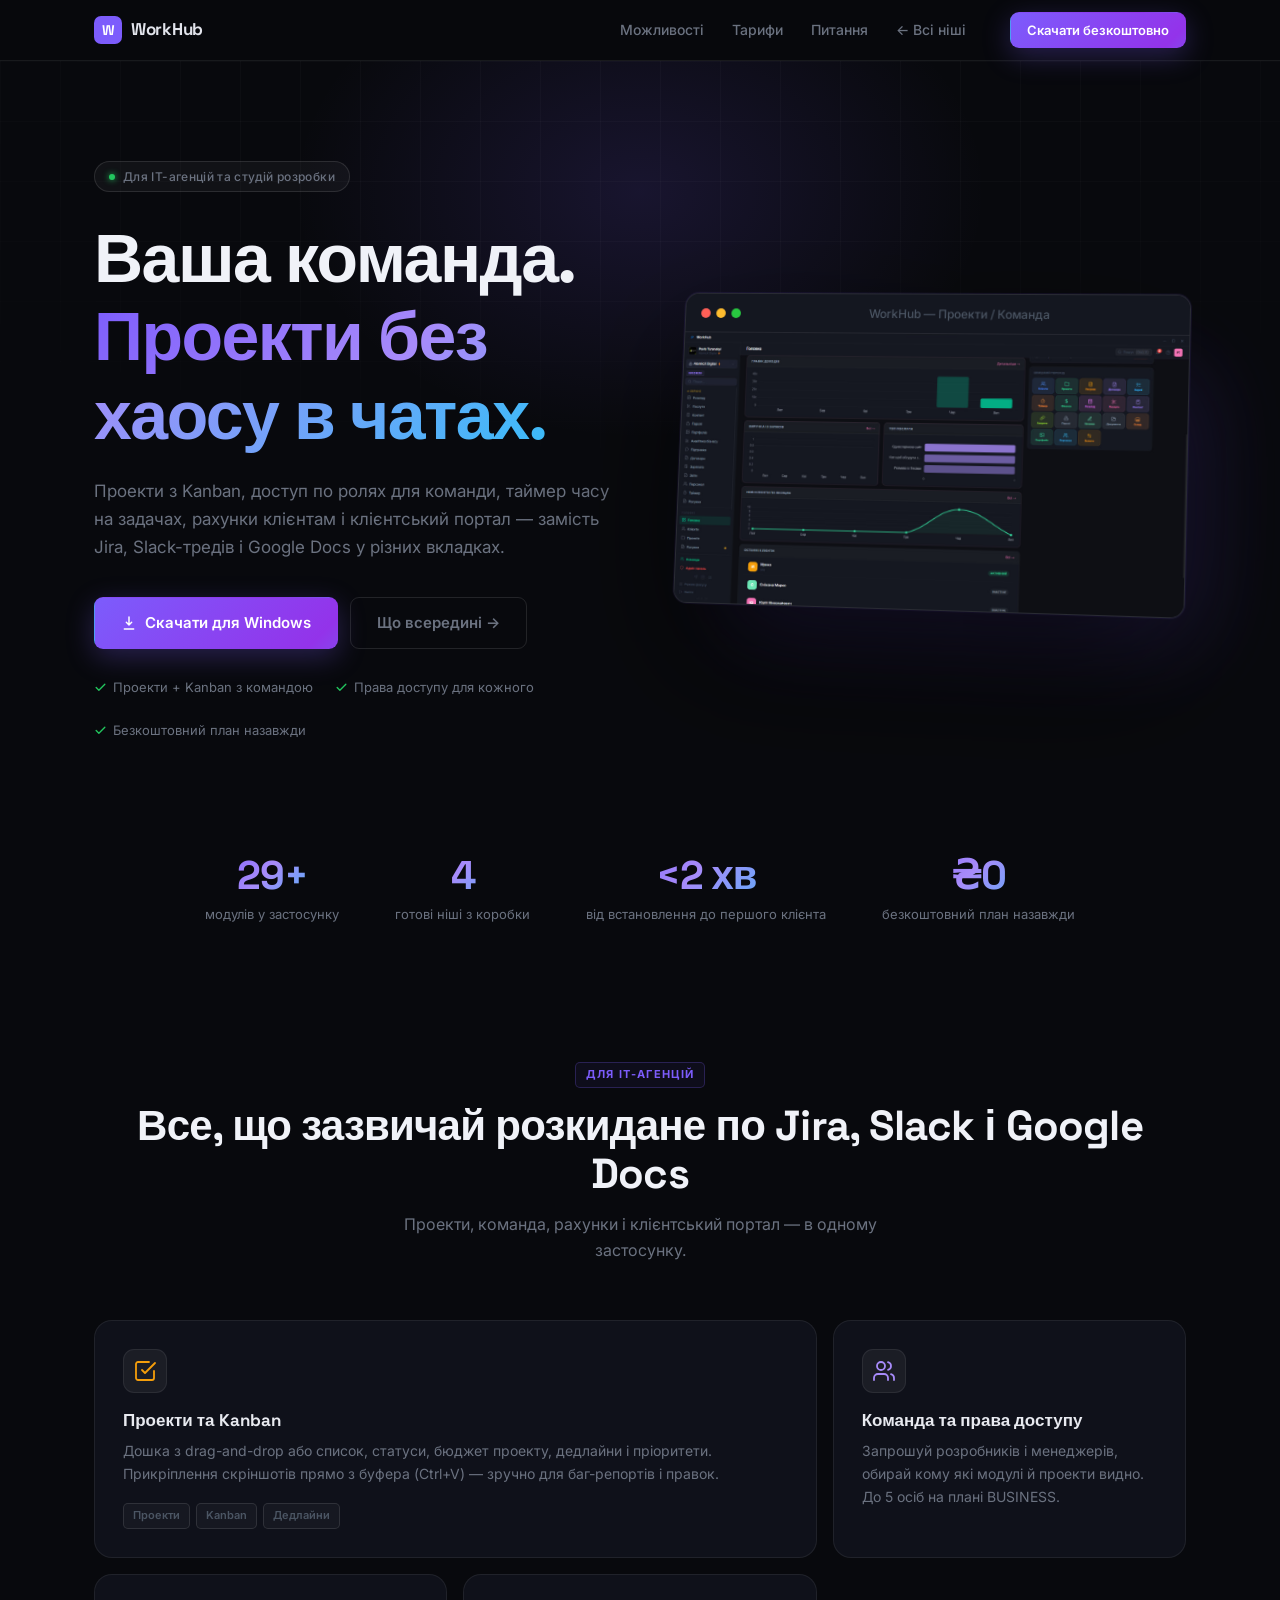
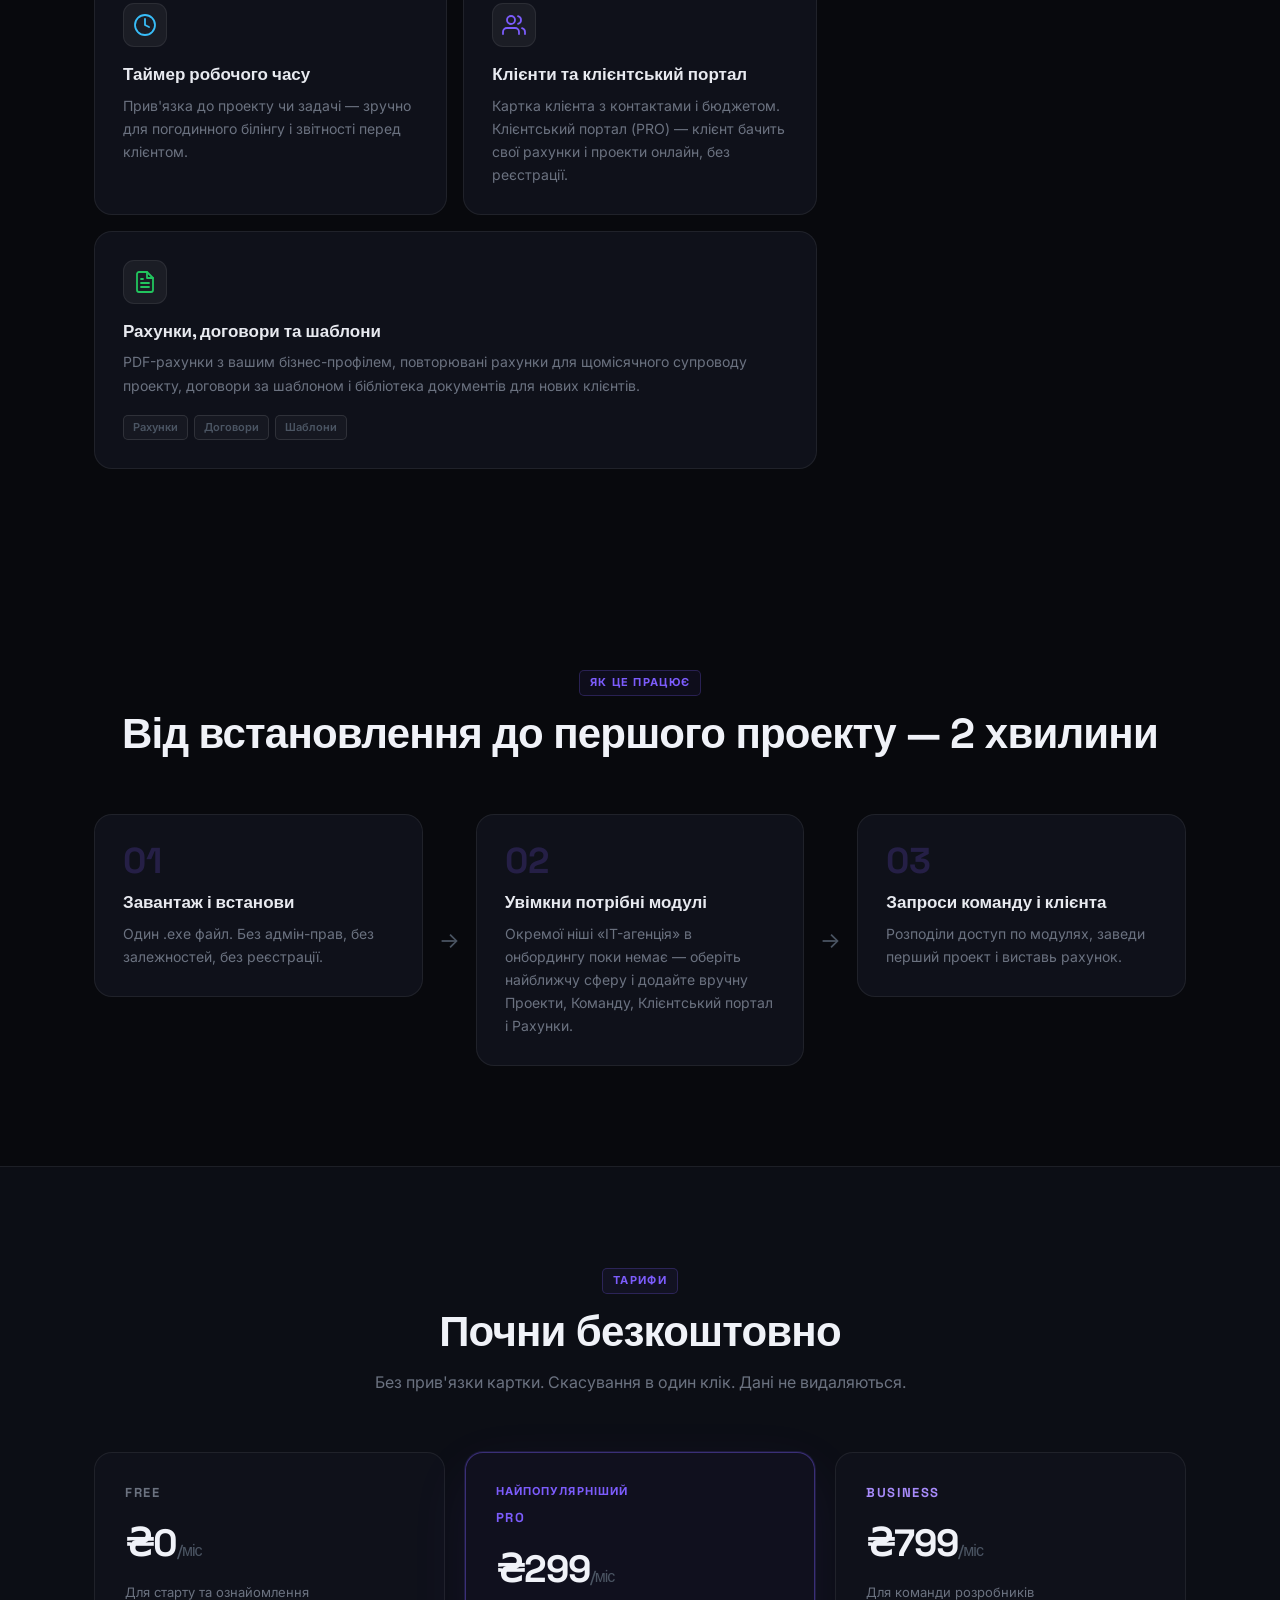
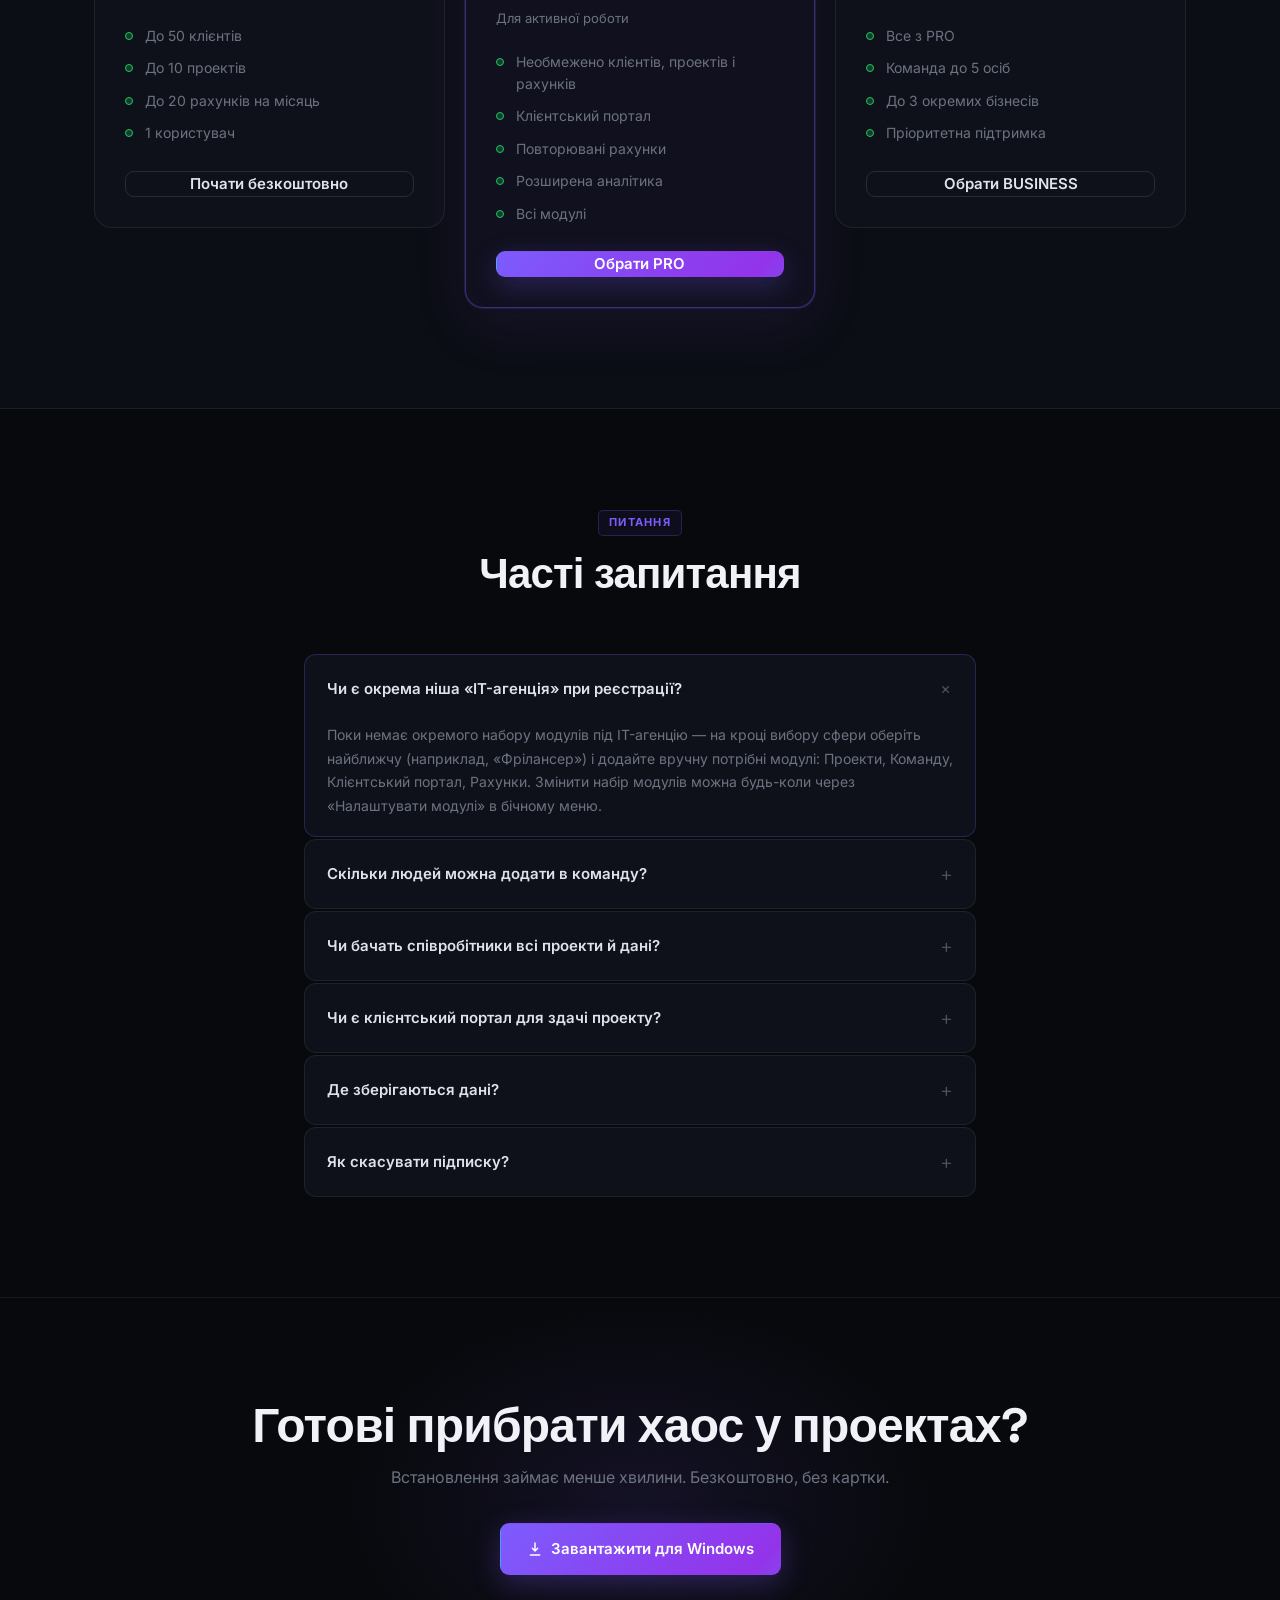
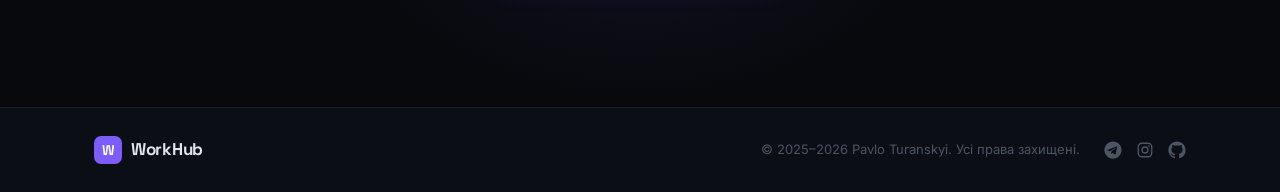
<file: it/index.html>
<!DOCTYPE html>
<html lang="uk">
<head>
<meta charset="UTF-8">
<meta name="viewport" content="width=device-width, initial-scale=1.0">
<title>WorkHub для IT-агенцій — проекти, команда, рахунки і клієнтський портал</title>
<meta name="description" content="CRM для IT-агенції та студії розробки: проекти з Kanban, права доступу для команди, таймер часу, рахунки та клієнтський портал. Безкоштовно для старту.">
<link rel="preconnect" href="https://fonts.googleapis.com">
<link rel="preconnect" href="https://fonts.gstatic.com" crossorigin>
<link href="https://fonts.googleapis.com/css2?family=Inter:wght@400;500;600&family=Space+Grotesk:wght@500;600;700;800&display=swap" rel="stylesheet">
<link rel="stylesheet" href="../style.css">
<link rel="icon" href="data:image/svg+xml,<svg xmlns=%22http://www.w3.org/2000/svg%22 viewBox=%220 0 100 100%22><rect width=%22100%22 height=%22100%22 rx=%2222%22 fill=%22%237C5CFC%22/><text x=%2250%22 y=%2268%22 font-size=%2260%22 text-anchor=%22middle%22 fill=%22white%22 font-family=%22sans-serif%22 font-weight=%22800%22>W</text></svg>">
</head>
<body>

<header class="nav">
  <div class="container nav-inner">
    <a href="../index.html" class="brand">
      <div class="brand-logo">W</div>
      WorkHub
    </a>
    <nav class="nav-links">
      <a href="#features">Можливості</a>
      <a href="#pricing">Тарифи</a>
      <a href="#faq">Питання</a>
      <a href="../index.html">← Всі ніші</a>
    </nav>
    <a href="https://github.com/WorkHub-App/workhub-releases/releases/latest" class="btn btn-primary btn-sm" id="dl-win-nav">Скачати безкоштовно</a>
  </div>
</header>

<section class="hero">
  <div class="hero-bg">
    <div class="hero-glow"></div>
    <div class="hero-grid"></div>
  </div>
  <div class="container hero-inner">
    <div class="hero-content">
      <div class="hero-badge">
        <span class="badge-dot"></span>
        <span>Для IT-агенцій та студій розробки</span>
      </div>
      <h1>
        Ваша команда.<br>
        <span class="grad-text">Проекти без хаосу в чатах.</span>
      </h1>
      <p class="hero-sub">
        Проекти з Kanban, доступ по ролях для команди, таймер часу на задачах, рахунки клієнтам і клієнтський портал — замість Jira, Slack-тредів і Google Docs у різних вкладках.
      </p>
      <div class="hero-actions">
        <a href="https://github.com/WorkHub-App/workhub-releases/releases/latest" class="btn btn-primary btn-lg" id="dl-win-hero">
          <svg width="16" height="16" viewBox="0 0 24 24" fill="none" stroke="currentColor" stroke-width="2.2" stroke-linecap="round" stroke-linejoin="round"><path d="M12 3v12m0 0l-4-4m4 4l4-4M5 21h14"/></svg>
          <span>Скачати для Windows</span>
        </a>
        <a href="#features" class="btn btn-ghost btn-lg">Що всередині →</a>
      </div>
      <div class="hero-trust">
        <span><svg width="13" height="13" viewBox="0 0 24 24" fill="none" stroke="#22C55E" stroke-width="2.5" stroke-linecap="round" stroke-linejoin="round"><path d="M20 6L9 17l-5-5"/></svg> Проекти + Kanban з командою</span>
        <span><svg width="13" height="13" viewBox="0 0 24 24" fill="none" stroke="#22C55E" stroke-width="2.5" stroke-linecap="round" stroke-linejoin="round"><path d="M20 6L9 17l-5-5"/></svg> Права доступу для кожного</span>
        <span><svg width="13" height="13" viewBox="0 0 24 24" fill="none" stroke="#22C55E" stroke-width="2.5" stroke-linecap="round" stroke-linejoin="round"><path d="M20 6L9 17l-5-5"/></svg> Безкоштовний план назавжди</span>
      </div>
    </div>

    <div class="hero-visual">
      <div class="mock-window">
        <div class="mock-bar">
          <div class="mock-dots"><span></span><span></span><span></span></div>
          <div class="mock-url">WorkHub — Проекти / Команда</div>
        </div>
        <img src="../Full.jpg" alt="WorkHub — модуль для IT-агенцій" class="mock-img">
      </div>
    </div>
  </div>
</section>

<div class="container">
  <div class="stats-row">
    <div class="stat-item"><div class="stat-num">29+</div><div class="stat-label">модулів у застосунку</div></div>
    <div class="stat-item"><div class="stat-num">4</div><div class="stat-label">готові ніші з коробки</div></div>
    <div class="stat-item"><div class="stat-num">&lt;2 хв</div><div class="stat-label">від встановлення до першого клієнта</div></div>
    <div class="stat-item"><div class="stat-num">₴0</div><div class="stat-label">безкоштовний план назавжди</div></div>
  </div>
</div>

<section class="section" id="features">
  <div class="container">
    <div class="section-head">
      <div class="section-tag">ДЛЯ IT-АГЕНЦІЙ</div>
      <h2>Все, що зазвичай розкидане по Jira, Slack і Google Docs</h2>
      <p class="section-sub">Проекти, команда, рахунки і клієнтський портал — в одному застосунку.</p>
    </div>

    <div class="features-bento">

      <div class="bento-card bento-wide">
        <div class="bento-icon" style="color:#F59E0B">
          <svg width="24" height="24" viewBox="0 0 24 24" fill="none" stroke="currentColor" stroke-width="1.8" stroke-linecap="round" stroke-linejoin="round"><path d="M9 11l3 3L22 4"/><path d="M21 12v7a2 2 0 0 1-2 2H5a2 2 0 0 1-2-2V5a2 2 0 0 1 2-2h11"/></svg>
        </div>
        <h3>Проекти та Kanban</h3>
        <p>Дошка з drag-and-drop або список, статуси, бюджет проекту, дедлайни і пріоритети. Прикріплення скріншотів прямо з буфера (Ctrl+V) — зручно для баг-репортів і правок.</p>
        <div class="bento-tags"><span>Проекти</span><span>Kanban</span><span>Дедлайни</span></div>
      </div>

      <div class="bento-card">
        <div class="bento-icon" style="color:#A78BFA">
          <svg width="24" height="24" viewBox="0 0 24 24" fill="none" stroke="currentColor" stroke-width="1.8" stroke-linecap="round" stroke-linejoin="round"><path d="M16 21v-2a4 4 0 0 0-4-4H6a4 4 0 0 0-4 4v2"/><circle cx="9" cy="7" r="4"/><path d="M22 21v-2a4 4 0 0 0-3-3.87M16 3.13a4 4 0 0 1 0 7.75"/></svg>
        </div>
        <h3>Команда та права доступу</h3>
        <p>Запрошуй розробників і менеджерів, обирай кому які модулі й проекти видно. До 5 осіб на плані BUSINESS.</p>
      </div>

      <div class="bento-card">
        <div class="bento-icon" style="color:#38BDF8">
          <svg width="24" height="24" viewBox="0 0 24 24" fill="none" stroke="currentColor" stroke-width="1.8" stroke-linecap="round" stroke-linejoin="round"><circle cx="12" cy="12" r="10"/><path d="M12 6v6l4 2"/></svg>
        </div>
        <h3>Таймер робочого часу</h3>
        <p>Прив'язка до проекту чи задачі — зручно для погодинного білінгу і звітності перед клієнтом.</p>
      </div>

      <div class="bento-card">
        <div class="bento-icon" style="color:#7C5CFC">
          <svg width="24" height="24" viewBox="0 0 24 24" fill="none" stroke="currentColor" stroke-width="1.8" stroke-linecap="round" stroke-linejoin="round"><path d="M17 21v-2a4 4 0 0 0-4-4H5a4 4 0 0 0-4 4v2"/><circle cx="9" cy="7" r="4"/><path d="M23 21v-2a4 4 0 0 0-3-3.87"/><path d="M16 3.13a4 4 0 0 1 0 7.75"/></svg>
        </div>
        <h3>Клієнти та клієнтський портал</h3>
        <p>Картка клієнта з контактами і бюджетом. Клієнтський портал (PRO) — клієнт бачить свої рахунки і проекти онлайн, без реєстрації.</p>
      </div>

      <div class="bento-card bento-wide">
        <div class="bento-icon" style="color:#22C55E">
          <svg width="24" height="24" viewBox="0 0 24 24" fill="none" stroke="currentColor" stroke-width="1.8" stroke-linecap="round" stroke-linejoin="round"><path d="M14 2H6a2 2 0 0 0-2 2v16a2 2 0 0 0 2 2h12a2 2 0 0 0 2-2V8z"/><path d="M14 2v6h6M16 13H8M16 17H8M10 9H8"/></svg>
        </div>
        <h3>Рахунки, договори та шаблони</h3>
        <p>PDF-рахунки з вашим бізнес-профілем, повторювані рахунки для щомісячного супроводу проекту, договори за шаблоном і бібліотека документів для нових клієнтів.</p>
        <div class="bento-tags"><span>Рахунки</span><span>Договори</span><span>Шаблони</span></div>
      </div>

    </div>
  </div>
</section>

<section class="section" id="how">
  <div class="container">
    <div class="section-head">
      <div class="section-tag">ЯК ЦЕ ПРАЦЮЄ</div>
      <h2>Від встановлення до першого проекту — 2 хвилини</h2>
    </div>
    <div class="steps-row">
      <div class="step-item">
        <div class="step-num">01</div>
        <h3>Завантаж і встанови</h3>
        <p>Один .exe файл. Без адмін-прав, без залежностей, без реєстрації.</p>
      </div>
      <div class="step-arrow">→</div>
      <div class="step-item">
        <div class="step-num">02</div>
        <h3>Увімкни потрібні модулі</h3>
        <p>Окремої ніші «IT-агенція» в онбордингу поки немає — оберіть найближчу сферу і додайте вручну Проекти, Команду, Клієнтський портал і Рахунки.</p>
      </div>
      <div class="step-arrow">→</div>
      <div class="step-item">
        <div class="step-num">03</div>
        <h3>Запроси команду і клієнта</h3>
        <p>Розподіли доступ по модулях, заведи перший проект і виставь рахунок.</p>
      </div>
    </div>
  </div>
</section>

<section class="section section-dim" id="pricing">
  <div class="container">
    <div class="section-head">
      <div class="section-tag">ТАРИФИ</div>
      <h2>Почни безкоштовно</h2>
      <p class="section-sub">Без прив'язки картки. Скасування в один клік. Дані не видаляються.</p>
    </div>

    <div class="pricing-row">

      <div class="price-card">
        <div class="price-tier">FREE</div>
        <div class="price-amount">₴0<span>/міс</span></div>
        <p class="price-desc">Для старту та ознайомлення</p>
        <ul class="price-list">
          <li>До 50 клієнтів</li>
          <li>До 10 проектів</li>
          <li>До 20 рахунків на місяць</li>
          <li>1 користувач</li>
        </ul>
        <a href="https://github.com/WorkHub-App/workhub-releases/releases/latest" class="btn btn-outline btn-block">Почати безкоштовно</a>
      </div>

      <div class="price-card price-featured">
        <div class="price-popular">Найпопулярніший</div>
        <div class="price-tier" style="color:#7C5CFC">PRO</div>
        <div class="price-amount">₴299<span>/міс</span></div>
        <p class="price-desc">Для активної роботи</p>
        <ul class="price-list">
          <li>Необмежено клієнтів, проектів і рахунків</li>
          <li>Клієнтський портал</li>
          <li>Повторювані рахунки</li>
          <li>Розширена аналітика</li>
          <li>Всі модулі</li>
        </ul>
        <a href="https://github.com/WorkHub-App/workhub-releases/releases/latest" class="btn btn-primary btn-block">Обрати PRO</a>
      </div>

      <div class="price-card">
        <div class="price-tier" style="color:#A78BFA">BUSINESS</div>
        <div class="price-amount">₴799<span>/міс</span></div>
        <p class="price-desc">Для команди розробників</p>
        <ul class="price-list">
          <li>Все з PRO</li>
          <li>Команда до 5 осіб</li>
          <li>До 3 окремих бізнесів</li>
          <li>Пріоритетна підтримка</li>
        </ul>
        <a href="https://github.com/WorkHub-App/workhub-releases/releases/latest" class="btn btn-outline btn-block">Обрати BUSINESS</a>
      </div>

    </div>
  </div>
</section>

<section class="section" id="faq">
  <div class="container container-narrow">
    <div class="section-head">
      <div class="section-tag">ПИТАННЯ</div>
      <h2>Часті запитання</h2>
    </div>
    <div class="faq-list">
      <details class="faq-item" open>
        <summary>Чи є окрема ніша «IT-агенція» при реєстрації?</summary>
        <p>Поки немає окремого набору модулів під IT-агенцію — на кроці вибору сфери оберіть найближчу (наприклад, «Фрілансер») і додайте вручну потрібні модулі: Проекти, Команду, Клієнтський портал, Рахунки. Змінити набір модулів можна будь-коли через «Налаштувати модулі» в бічному меню.</p>
      </details>
      <details class="faq-item">
        <summary>Скільки людей можна додати в команду?</summary>
        <p>На плані BUSINESS — до 5 співробітників за кодом запрошення. На FREE і PRO — одноосібна робота.</p>
      </details>
      <details class="faq-item">
        <summary>Чи бачать співробітники всі проекти й дані?</summary>
        <p>Ні. Власник налаштовує доступ для кожного члена команди окремо — які модулі та проекти видно кожному.</p>
      </details>
      <details class="faq-item">
        <summary>Чи є клієнтський портал для здачі проекту?</summary>
        <p>Так, на плані PRO. Клієнт отримує посилання і бачить свої рахунки та проекти онлайн без реєстрації.</p>
      </details>
      <details class="faq-item">
        <summary>Де зберігаються дані?</summary>
        <p>У Firebase — вашій приватній хмарі. Застосунок працює і офлайн, синхронізується при підключенні до інтернету.</p>
      </details>
      <details class="faq-item">
        <summary>Як скасувати підписку?</summary>
        <p>В будь-який момент через Налаштування → Підписка. Акаунт переходить на FREE план, дані не видаляються.</p>
      </details>
    </div>
  </div>
</section>

<section class="cta-section">
  <div class="cta-glow"></div>
  <div class="container cta-inner">
    <h2>Готові прибрати хаос у проектах?</h2>
    <p>Встановлення займає менше хвилини. Безкоштовно, без картки.</p>
    <div class="cta-actions">
      <a href="https://github.com/WorkHub-App/workhub-releases/releases/latest" class="btn btn-primary btn-lg" id="dl-win-cta">
        <svg width="16" height="16" viewBox="0 0 24 24" fill="none" stroke="currentColor" stroke-width="2.2" stroke-linecap="round" stroke-linejoin="round"><path d="M12 3v12m0 0l-4-4m4 4l4-4M5 21h14"/></svg>
        <span>Завантажити для Windows</span>
      </a>
    </div>
    <p class="cta-meta" id="dl-meta"></p>
  </div>
</section>

<footer class="footer">
  <div class="container footer-inner">
    <a href="../index.html" class="brand">
      <div class="brand-logo">W</div>
      WorkHub
    </a>
    <p class="footer-copy">© 2025–2026 Pavlo Turanskyi. Усі права захищені.</p>
    <div class="footer-links">
      <a href="https://t.me/workhubapp" target="_blank" rel="noopener" title="Telegram">
        <svg width="18" height="18" viewBox="0 0 24 24" fill="currentColor"><path d="M12 .5C5.65.5.5 5.65.5 12s5.15 11.5 11.5 11.5S23.5 18.35 23.5 12 18.35.5 12 .5zm5.4 7.9l-1.9 9.05c-.14.64-.52.79-1.05.49l-2.9-2.14-1.4 1.35c-.16.16-.29.29-.59.29l.21-2.99 5.44-4.92c.24-.21-.05-.33-.36-.12l-6.73 4.24-2.9-.91c-.63-.2-.64-.63.13-.93l11.34-4.37c.52-.19.98.13.71 1.3z"/></svg>
      </a>
      <a href="https://www.instagram.com/workhub.apps/" target="_blank" rel="noopener" title="Instagram">
        <svg width="18" height="18" viewBox="0 0 24 24" fill="none" stroke="currentColor" stroke-width="1.8"><rect x="3" y="3" width="18" height="18" rx="5"/><circle cx="12" cy="12" r="4"/><circle cx="17.2" cy="6.8" r="1.1" fill="currentColor" stroke="none"/></svg>
      </a>
      <a href="https://github.com/WorkHub-App" target="_blank" rel="noopener" title="GitHub">
        <svg width="18" height="18" viewBox="0 0 24 24" fill="currentColor"><path d="M12 .5C5.65.5.5 5.65.5 12c0 5.08 3.29 9.39 7.86 10.91.57.1.78-.25.78-.55 0-.27-.01-1.17-.02-2.12-3.2.7-3.87-1.36-3.87-1.36-.53-1.33-1.28-1.68-1.28-1.68-1.05-.71.08-.7.08-.7 1.16.08 1.77 1.19 1.77 1.19 1.03 1.76 2.7 1.25 3.36.96.1-.74.4-1.25.72-1.54-2.56-.29-5.25-1.28-5.25-5.7 0-1.26.45-2.29 1.19-3.1-.12-.29-.52-1.46.11-3.05 0 0 .97-.31 3.18 1.18a11 11 0 0 1 5.79 0c2.21-1.49 3.18-1.18 3.18-1.18.63 1.59.23 2.76.11 3.05.74.81 1.19 1.84 1.19 3.1 0 4.43-2.7 5.41-5.27 5.69.42.36.78 1.07.78 2.16 0 1.56-.01 2.81-.01 3.19 0 .31.21.66.79.55A11.5 11.5 0 0 0 23.5 12C23.5 5.65 18.35.5 12 .5z"/></svg>
      </a>
    </div>
  </div>
</footer>

<script>
(function scrollReveal() {
  const els = document.querySelectorAll('.section-head, .bento-card, .step-item, .price-card, .faq-item');
  els.forEach(el => el.classList.add('reveal'));
  const map = new Map();
  els.forEach(el => {
    const p = el.parentElement, i = map.get(p) || 0;
    el.style.transitionDelay = Math.min(i * 60, 240) + 'ms';
    map.set(p, i + 1);
  });
  const io = new IntersectionObserver(entries => {
    entries.forEach(e => { if (e.isIntersecting) { e.target.classList.add('visible'); io.unobserve(e.target); } });
  }, { threshold: 0.1, rootMargin: '0px 0px -40px 0px' });
  els.forEach(el => io.observe(el));
})();

const DL_BTN_IDS = ['dl-win-nav', 'dl-win-hero', 'dl-win-cta'];

(async function directDownloads() {
  try {
    const res = await fetch('https://api.github.com/repos/WorkHub-App/workhub-releases/releases/latest');
    if (!res.ok) return;
    const data = await res.json();
    const exe = data.assets?.find(a => /\.exe$/i.test(a.name));
    const v = (data.tag_name || '').replace(/^v/, '');
    if (exe) DL_BTN_IDS.forEach(id => { const el = document.getElementById(id); if (el) el.href = exe.browser_download_url; });
    const meta = document.getElementById('dl-meta');
    if (meta && v) meta.textContent = `v${v}${exe ? ' · ' + (exe.size/1024/1024).toFixed(0) + ' MB' : ''} · безкоштовно`;
  } catch {}
})();
</script>
</body>
</html>
</file>
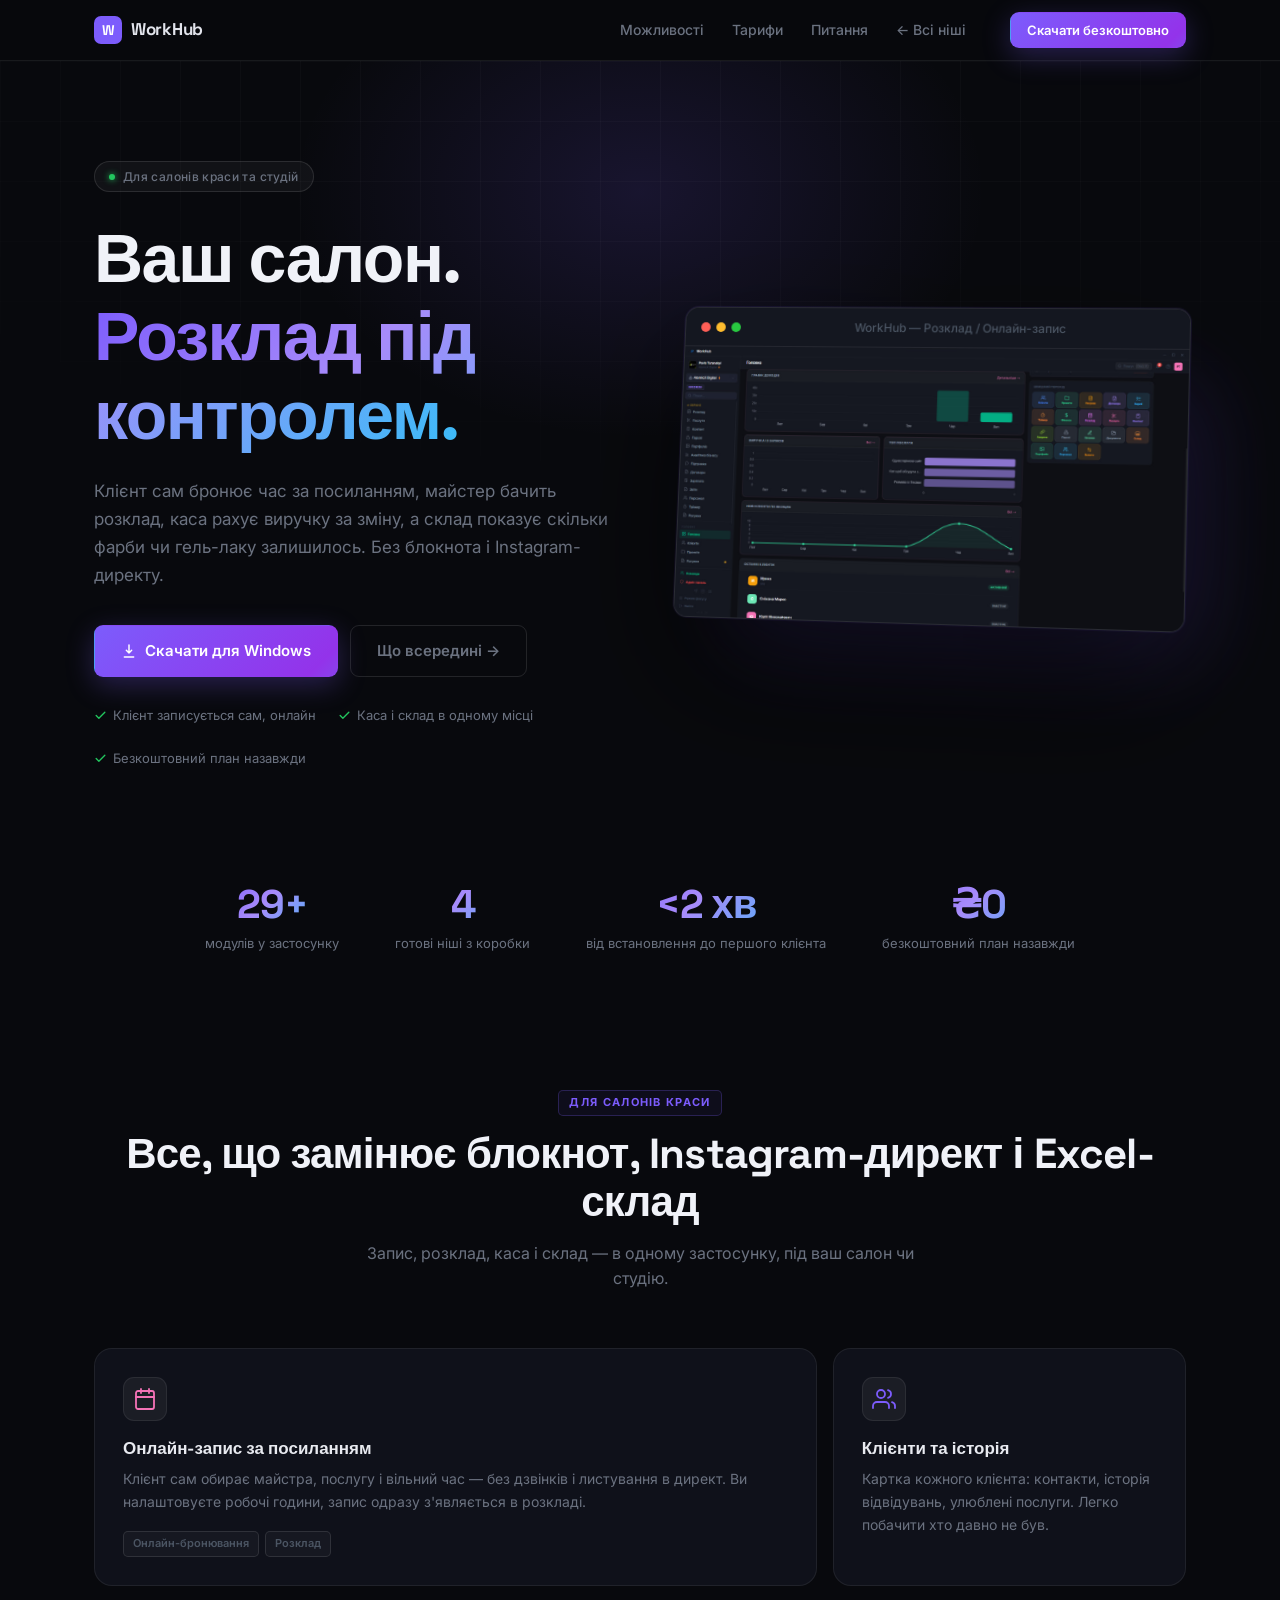
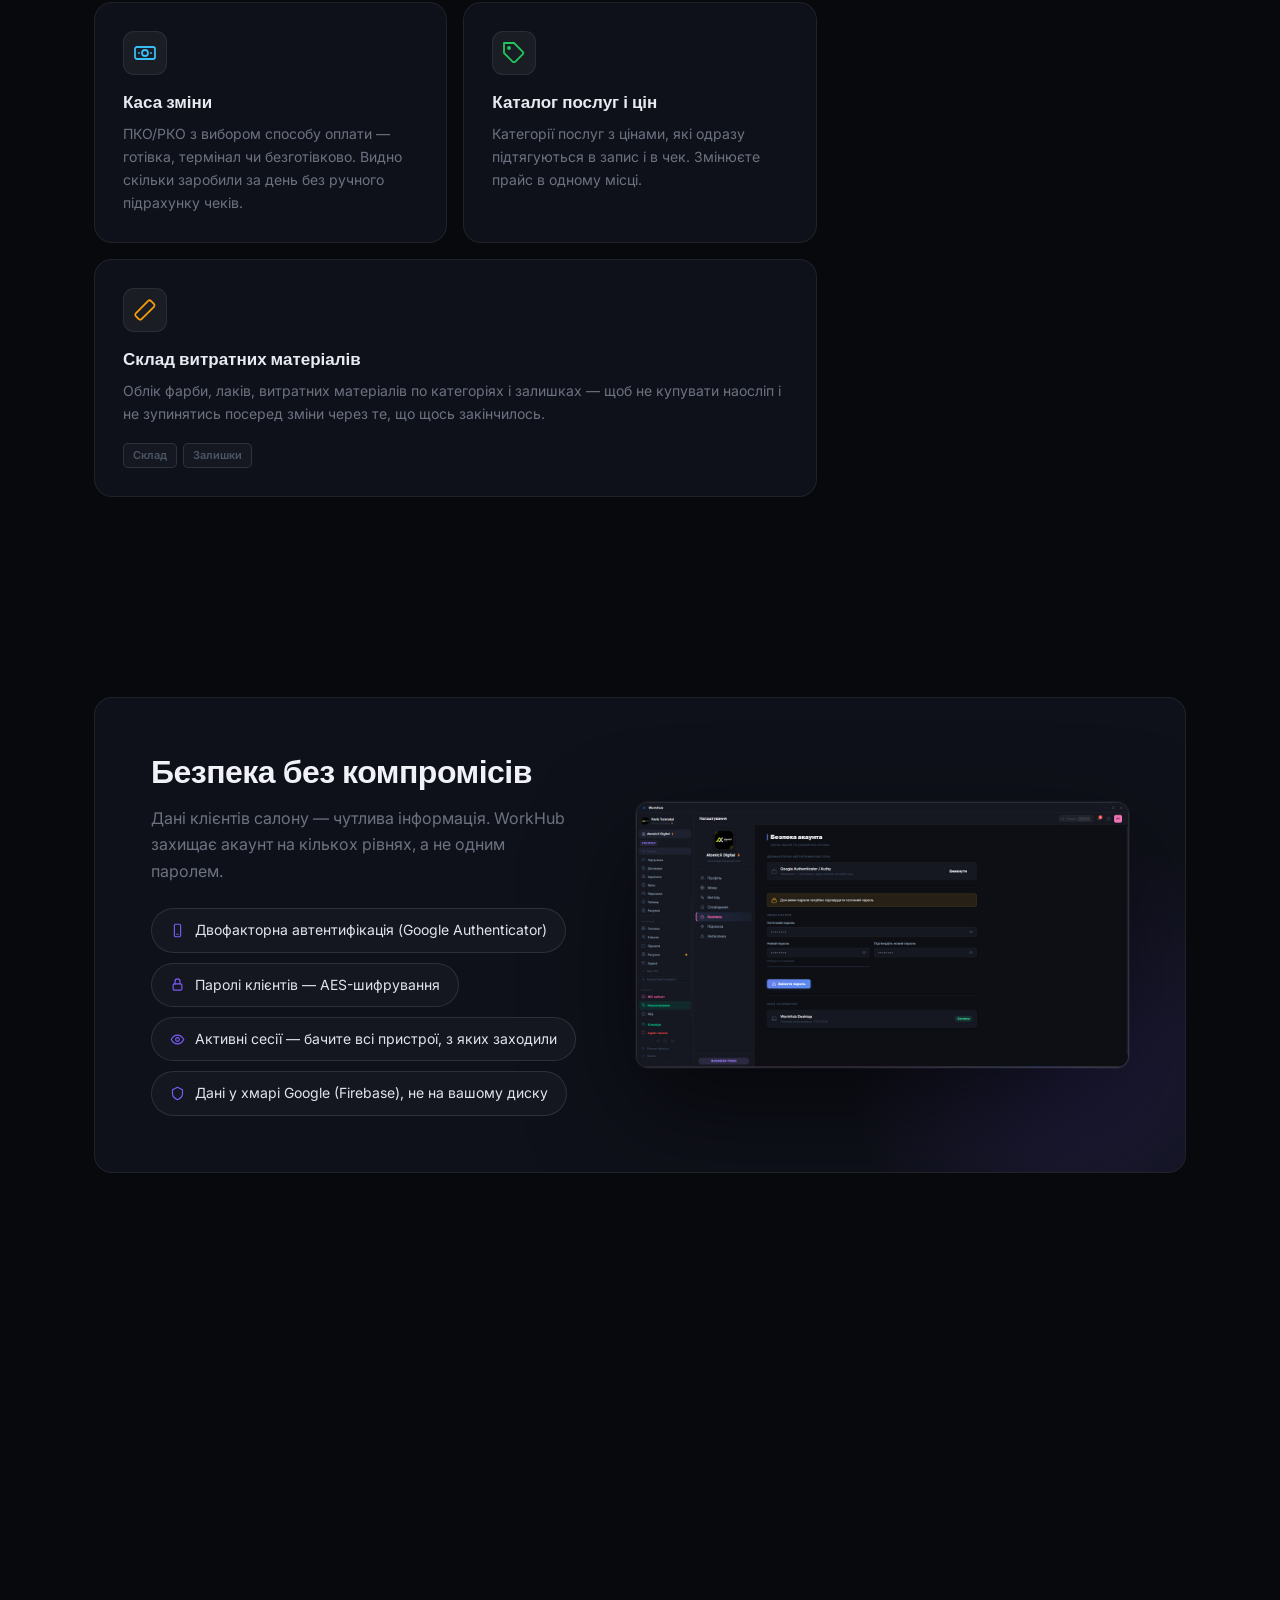
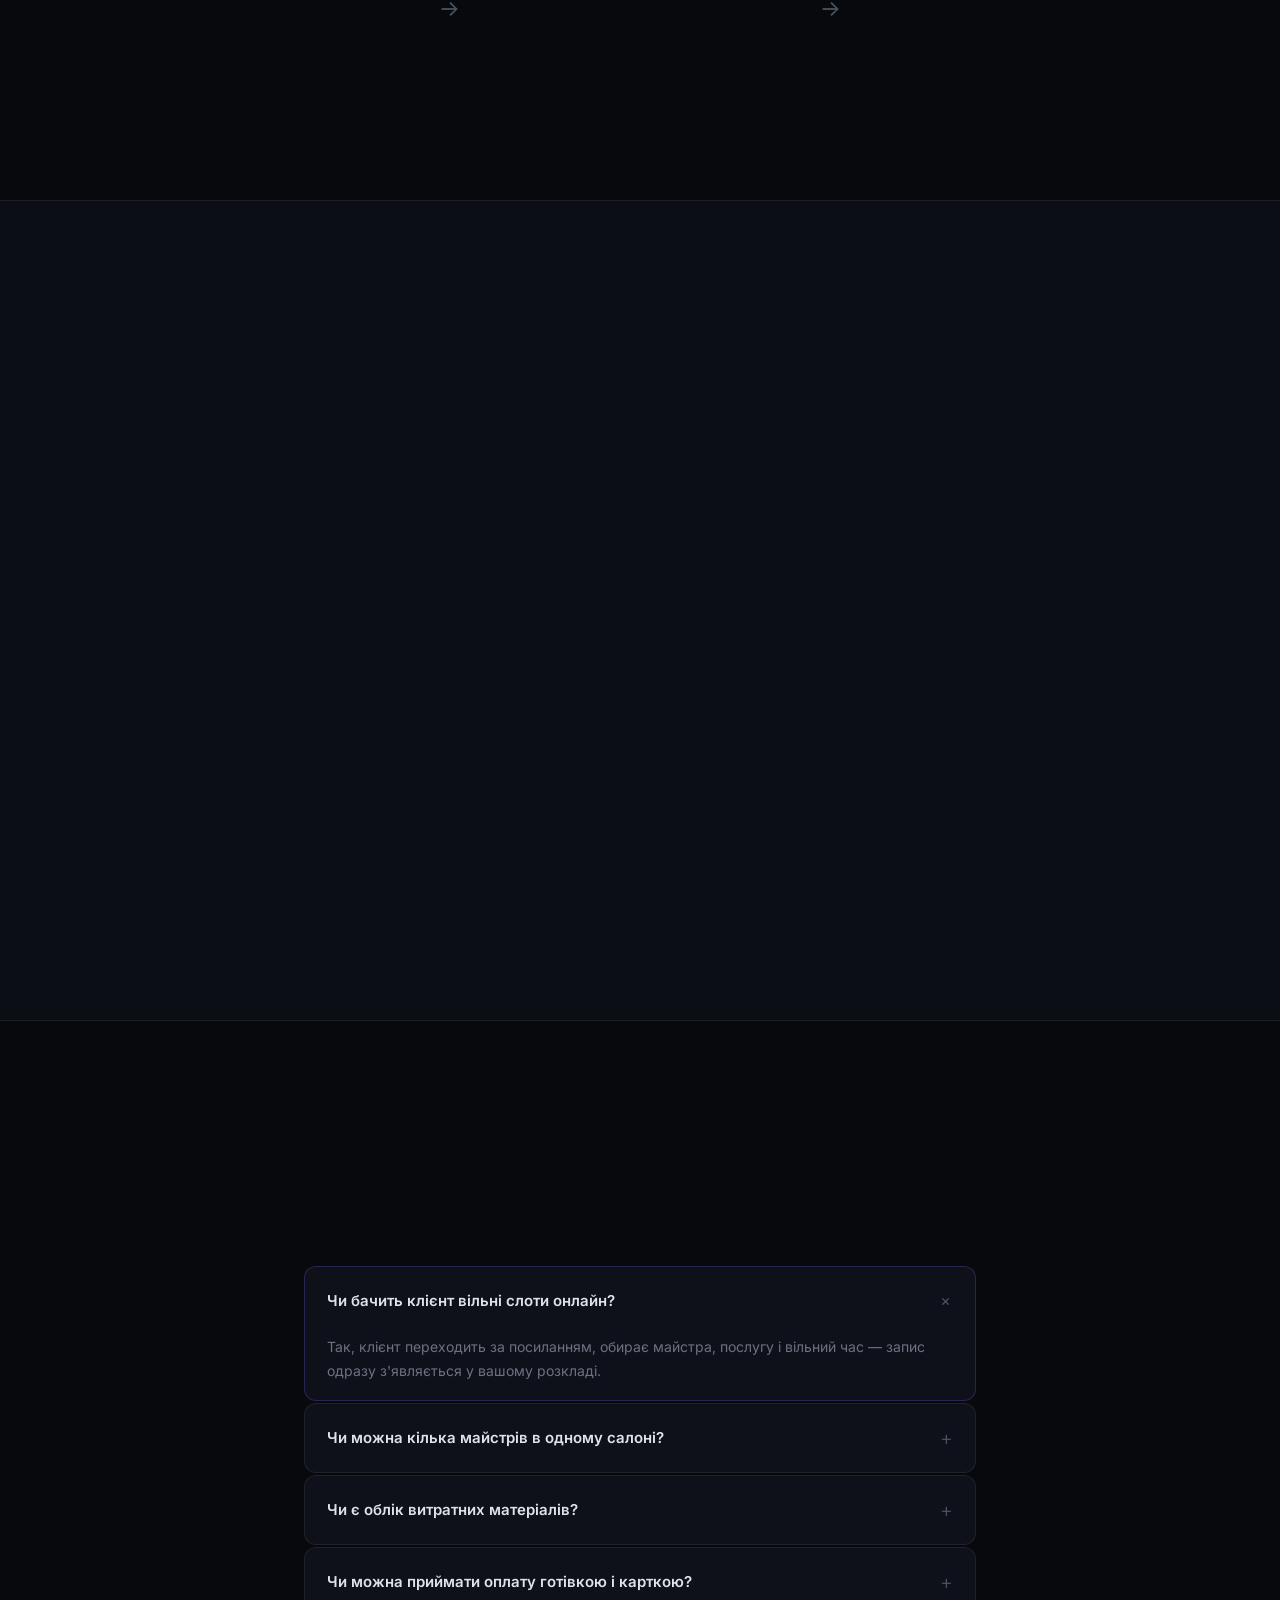
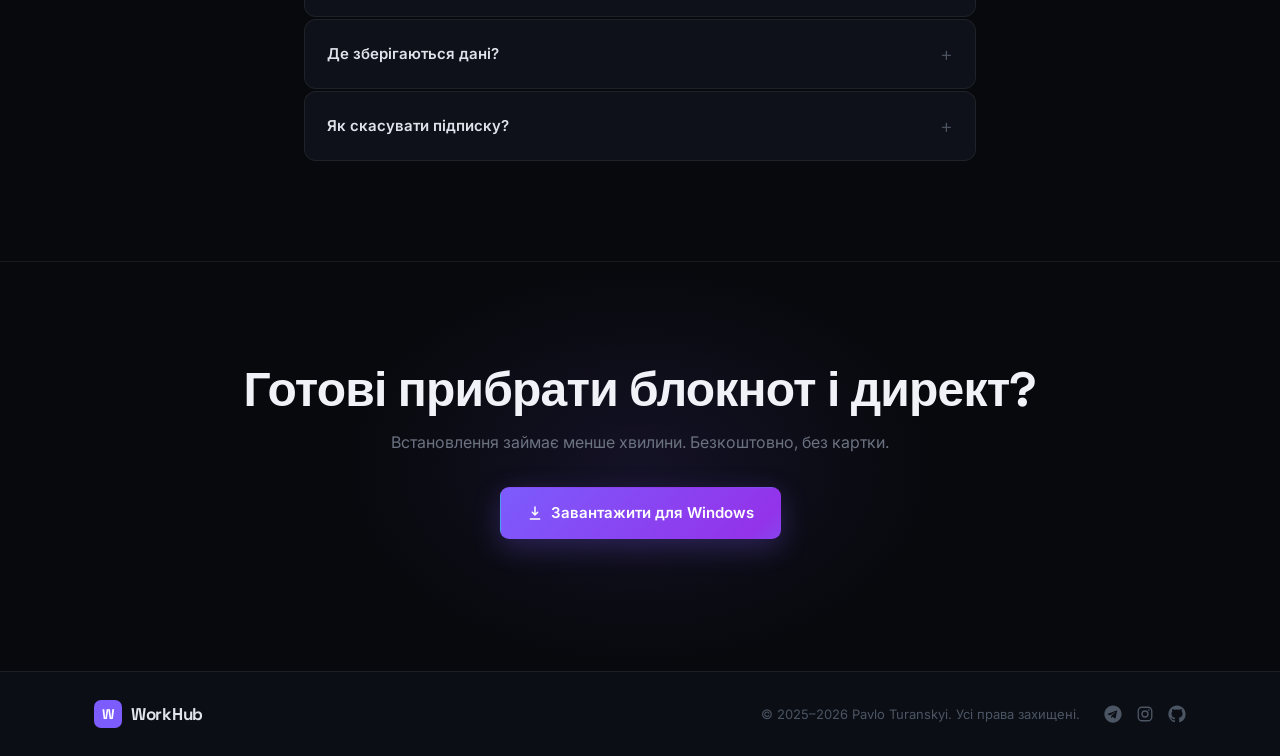
<file: salon/index.html>
<!DOCTYPE html>
<html lang="uk">
<head>
<meta charset="UTF-8">
<meta name="viewport" content="width=device-width, initial-scale=1.0">
<title>WorkHub для салонів краси — онлайн-запис, розклад, каса і склад</title>
<meta name="description" content="CRM для салону краси: клієнти самі записуються онлайн, розклад майстрів, каса ПКО/РКО, облік товарів на складі. Безкоштовно для старту.">
<link rel="preconnect" href="https://fonts.googleapis.com">
<link rel="preconnect" href="https://fonts.gstatic.com" crossorigin>
<link href="https://fonts.googleapis.com/css2?family=Inter:wght@400;500;600&family=Space+Grotesk:wght@500;600;700;800&display=swap" rel="stylesheet">
<link rel="stylesheet" href="../style.css">
<link rel="icon" href="data:image/svg+xml,<svg xmlns=%22http://www.w3.org/2000/svg%22 viewBox=%220 0 100 100%22><rect width=%22100%22 height=%22100%22 rx=%2222%22 fill=%22%237C5CFC%22/><text x=%2250%22 y=%2268%22 font-size=%2260%22 text-anchor=%22middle%22 fill=%22white%22 font-family=%22sans-serif%22 font-weight=%22800%22>W</text></svg>">
</head>
<body>

<header class="nav">
  <div class="container nav-inner">
    <a href="../index.html" class="brand">
      <div class="brand-logo">W</div>
      WorkHub
    </a>
    <nav class="nav-links">
      <a href="#features">Можливості</a>
      <a href="#pricing">Тарифи</a>
      <a href="#faq">Питання</a>
      <a href="../index.html">← Всі ніші</a>
    </nav>
    <a href="https://github.com/WorkHub-App/workhub-releases/releases/latest" class="btn btn-primary btn-sm" id="dl-win-nav">Скачати безкоштовно</a>
  </div>
</header>

<section class="hero">
  <div class="hero-bg">
    <div class="hero-glow"></div>
    <div class="hero-grid"></div>
  </div>
  <div class="container hero-inner">
    <div class="hero-content">
      <div class="hero-badge">
        <span class="badge-dot"></span>
        <span>Для салонів краси та студій</span>
      </div>
      <h1>
        Ваш салон.<br>
        <span class="grad-text">Розклад під контролем.</span>
      </h1>
      <p class="hero-sub">
        Клієнт сам бронює час за посиланням, майстер бачить розклад, каса рахує виручку за зміну, а склад показує скільки фарби чи гель-лаку залишилось. Без блокнота і Instagram-директу.
      </p>
      <div class="hero-actions">
        <a href="https://github.com/WorkHub-App/workhub-releases/releases/latest" class="btn btn-primary btn-lg" id="dl-win-hero">
          <svg width="16" height="16" viewBox="0 0 24 24" fill="none" stroke="currentColor" stroke-width="2.2" stroke-linecap="round" stroke-linejoin="round"><path d="M12 3v12m0 0l-4-4m4 4l4-4M5 21h14"/></svg>
          <span>Скачати для Windows</span>
        </a>
        <a href="#features" class="btn btn-ghost btn-lg">Що всередині →</a>
      </div>
      <div class="hero-trust">
        <span><svg width="13" height="13" viewBox="0 0 24 24" fill="none" stroke="#22C55E" stroke-width="2.5" stroke-linecap="round" stroke-linejoin="round"><path d="M20 6L9 17l-5-5"/></svg> Клієнт записується сам, онлайн</span>
        <span><svg width="13" height="13" viewBox="0 0 24 24" fill="none" stroke="#22C55E" stroke-width="2.5" stroke-linecap="round" stroke-linejoin="round"><path d="M20 6L9 17l-5-5"/></svg> Каса і склад в одному місці</span>
        <span><svg width="13" height="13" viewBox="0 0 24 24" fill="none" stroke="#22C55E" stroke-width="2.5" stroke-linecap="round" stroke-linejoin="round"><path d="M20 6L9 17l-5-5"/></svg> Безкоштовний план назавжди</span>
      </div>
    </div>

    <div class="hero-visual">
      <div class="mock-window">
        <div class="mock-bar">
          <div class="mock-dots"><span></span><span></span><span></span></div>
          <div class="mock-url">WorkHub — Розклад / Онлайн-запис</div>
        </div>
        <img src="../Full.jpg" alt="WorkHub — модуль для салонів краси" class="mock-img">
      </div>
    </div>
  </div>
</section>

<div class="container">
  <div class="stats-row">
    <div class="stat-item"><div class="stat-num">29+</div><div class="stat-label">модулів у застосунку</div></div>
    <div class="stat-item"><div class="stat-num">4</div><div class="stat-label">готові ніші з коробки</div></div>
    <div class="stat-item"><div class="stat-num">&lt;2 хв</div><div class="stat-label">від встановлення до першого клієнта</div></div>
    <div class="stat-item"><div class="stat-num">₴0</div><div class="stat-label">безкоштовний план назавжди</div></div>
  </div>
</div>

<section class="section" id="features">
  <div class="container">
    <div class="section-head">
      <div class="section-tag">ДЛЯ САЛОНІВ КРАСИ</div>
      <h2>Все, що замінює блокнот, Instagram-директ і Excel-склад</h2>
      <p class="section-sub">Запис, розклад, каса і склад — в одному застосунку, під ваш салон чи студію.</p>
    </div>

    <div class="features-bento">

      <div class="bento-card bento-wide">
        <div class="bento-icon" style="color:#F472B6">
          <svg width="24" height="24" viewBox="0 0 24 24" fill="none" stroke="currentColor" stroke-width="1.8" stroke-linecap="round" stroke-linejoin="round"><rect x="3" y="4" width="18" height="18" rx="2"/><path d="M16 2v4M8 2v4M3 10h18"/></svg>
        </div>
        <h3>Онлайн-запис за посиланням</h3>
        <p>Клієнт сам обирає майстра, послугу і вільний час — без дзвінків і листування в директ. Ви налаштовуєте робочі години, запис одразу з'являється в розкладі.</p>
        <div class="bento-tags"><span>Онлайн-бронювання</span><span>Розклад</span></div>
      </div>

      <div class="bento-card">
        <div class="bento-icon" style="color:#7C5CFC">
          <svg width="24" height="24" viewBox="0 0 24 24" fill="none" stroke="currentColor" stroke-width="1.8" stroke-linecap="round" stroke-linejoin="round"><path d="M17 21v-2a4 4 0 0 0-4-4H5a4 4 0 0 0-4 4v2"/><circle cx="9" cy="7" r="4"/><path d="M23 21v-2a4 4 0 0 0-3-3.87"/><path d="M16 3.13a4 4 0 0 1 0 7.75"/></svg>
        </div>
        <h3>Клієнти та історія</h3>
        <p>Картка кожного клієнта: контакти, історія відвідувань, улюблені послуги. Легко побачити хто давно не був.</p>
      </div>

      <div class="bento-card">
        <div class="bento-icon" style="color:#38BDF8">
          <svg width="24" height="24" viewBox="0 0 24 24" fill="none" stroke="currentColor" stroke-width="1.8" stroke-linecap="round" stroke-linejoin="round"><rect x="2" y="6" width="20" height="12" rx="2"/><circle cx="12" cy="12" r="3"/><path d="M6 12h.01M18 12h.01"/></svg>
        </div>
        <h3>Каса зміни</h3>
        <p>ПКО/РКО з вибором способу оплати — готівка, термінал чи безготівково. Видно скільки заробили за день без ручного підрахунку чеків.</p>
      </div>

      <div class="bento-card">
        <div class="bento-icon" style="color:#22C55E">
          <svg width="24" height="24" viewBox="0 0 24 24" fill="none" stroke="currentColor" stroke-width="1.8" stroke-linecap="round" stroke-linejoin="round"><path d="M20.59 13.41l-7.17 7.17a2 2 0 0 1-2.83 0L2 12V2h10l8.59 8.59a2 2 0 0 1 0 2.82z"/><circle cx="7" cy="7" r="1"/></svg>
        </div>
        <h3>Каталог послуг і цін</h3>
        <p>Категорії послуг з цінами, які одразу підтягуються в запис і в чек. Змінюєте прайс в одному місці.</p>
      </div>

      <div class="bento-card bento-wide">
        <div class="bento-icon" style="color:#F59E0B">
          <svg width="24" height="24" viewBox="0 0 24 24" fill="none" stroke="currentColor" stroke-width="1.8" stroke-linecap="round" stroke-linejoin="round"><path d="M20.91 8.84L8.56 21.19a1.93 1.93 0 0 1-2.73 0L2.81 18.16a1.93 1.93 0 0 1 0-2.73L15.16 2.81a1.93 1.93 0 0 1 2.73 0l3.02 3.02a1.93 1.93 0 0 1 0 2.73z"/></svg>
        </div>
        <h3>Склад витратних матеріалів</h3>
        <p>Облік фарби, лаків, витратних матеріалів по категоріях і залишках — щоб не купувати наосліп і не зупинятись посеред зміни через те, що щось закінчилось.</p>
        <div class="bento-tags"><span>Склад</span><span>Залишки</span></div>
      </div>

    </div>
  </div>
</section>

<section class="section">
  <div class="container">
    <div class="showcase reverse">
      <div class="showcase-glow br"></div>
      <div class="showcase-img">
        <img src="../secureti.jpg" alt="Безпека акаунта WorkHub — 2FA, зміна пароля, активні сесії">
      </div>
      <div class="showcase-text">
        <h3>Безпека без компромісів</h3>
        <p>Дані клієнтів салону — чутлива інформація. WorkHub захищає акаунт на кількох рівнях, а не одним паролем.</p>
        <div class="showcase-list">
          <div class="showcase-list-item">
            <svg width="15" height="15" viewBox="0 0 24 24" fill="none" stroke="currentColor" stroke-width="1.8" stroke-linecap="round" stroke-linejoin="round"><rect x="7" y="2" width="10" height="20" rx="2"/><path d="M11 18h2"/></svg>
            Двофакторна автентифікація (Google Authenticator)
          </div>
          <div class="showcase-list-item">
            <svg width="15" height="15" viewBox="0 0 24 24" fill="none" stroke="currentColor" stroke-width="1.8" stroke-linecap="round" stroke-linejoin="round"><rect x="5" y="11" width="14" height="10" rx="2"/><path d="M8 11V7a4 4 0 0 1 8 0v4"/></svg>
            Паролі клієнтів — AES-шифрування
          </div>
          <div class="showcase-list-item">
            <svg width="15" height="15" viewBox="0 0 24 24" fill="none" stroke="currentColor" stroke-width="1.8" stroke-linecap="round" stroke-linejoin="round"><circle cx="12" cy="12" r="3"/><path d="M2 12s3.5-7 10-7 10 7 10 7-3.5 7-10 7-10-7-10-7z"/></svg>
            Активні сесії — бачите всі пристрої, з яких заходили
          </div>
          <div class="showcase-list-item">
            <svg width="15" height="15" viewBox="0 0 24 24" fill="none" stroke="currentColor" stroke-width="1.8" stroke-linecap="round" stroke-linejoin="round"><path d="M12 2l8 4v6c0 5-3.5 8-8 10-4.5-2-8-5-8-10V6z"/></svg>
            Дані у хмарі Google (Firebase), не на вашому диску
          </div>
        </div>
      </div>
    </div>
  </div>
</section>

<section class="section" id="how">
  <div class="container">
    <div class="section-head">
      <div class="section-tag">ЯК ЦЕ ПРАЦЮЄ</div>
      <h2>Від встановлення до першого запису — 2 хвилини</h2>
    </div>
    <div class="steps-row">
      <div class="step-item">
        <div class="step-num">01</div>
        <h3>Завантаж і встанови</h3>
        <p>Один .exe файл. Без адмін-прав, без залежностей, без реєстрації.</p>
      </div>
      <div class="step-arrow">→</div>
      <div class="step-item">
        <div class="step-num">02</div>
        <h3>Обери нішу «Салон краси»</h3>
        <p>Розклад, онлайн-запис, послуги, каса і склад підключаться автоматично.</p>
      </div>
      <div class="step-arrow">→</div>
      <div class="step-item">
        <div class="step-num">03</div>
        <h3>Надішли посилання клієнту</h3>
        <p>Він сам обере час — запис з'явиться у вашому розкладі, а оплата — в касі.</p>
      </div>
    </div>
  </div>
</section>

<section class="section section-dim" id="pricing">
  <div class="container">
    <div class="section-head">
      <div class="section-tag">ТАРИФИ</div>
      <h2>Почни безкоштовно</h2>
      <p class="section-sub">Без прив'язки картки. Скасування в один клік. Дані не видаляються.</p>
    </div>

    <div class="pricing-row">

      <div class="price-card">
        <div class="price-tier">FREE</div>
        <div class="price-amount">₴0<span>/міс</span></div>
        <p class="price-desc">Для старту та ознайомлення</p>
        <ul class="price-list">
          <li>До 50 клієнтів</li>
          <li>Розклад і онлайн-запис</li>
          <li>Каталог послуг</li>
          <li>1 користувач</li>
        </ul>
        <a href="https://github.com/WorkHub-App/workhub-releases/releases/latest" class="btn btn-outline btn-block">Почати безкоштовно</a>
      </div>

      <div class="price-card price-featured">
        <div class="price-popular">Найпопулярніший</div>
        <div class="price-tier" style="color:#7C5CFC">PRO</div>
        <div class="price-amount">₴299<span>/міс</span></div>
        <p class="price-desc">Для активної роботи</p>
        <ul class="price-list">
          <li>Необмежено клієнтів і записів</li>
          <li>Каса та склад</li>
          <li>Нагадування клієнтам</li>
          <li>Розширена аналітика</li>
          <li>Всі модулі</li>
        </ul>
        <a href="https://github.com/WorkHub-App/workhub-releases/releases/latest" class="btn btn-primary btn-block">Обрати PRO</a>
      </div>

      <div class="price-card">
        <div class="price-tier" style="color:#A78BFA">BUSINESS</div>
        <div class="price-amount">₴799<span>/міс</span></div>
        <p class="price-desc">Для кількох майстрів або філій</p>
        <ul class="price-list">
          <li>Все з PRO</li>
          <li>Команда до 5 осіб</li>
          <li>До 3 окремих бізнесів</li>
          <li>Пріоритетна підтримка</li>
        </ul>
        <a href="https://github.com/WorkHub-App/workhub-releases/releases/latest" class="btn btn-outline btn-block">Обрати BUSINESS</a>
      </div>

    </div>
  </div>
</section>

<section class="section" id="faq">
  <div class="container container-narrow">
    <div class="section-head">
      <div class="section-tag">ПИТАННЯ</div>
      <h2>Часті запитання</h2>
    </div>
    <div class="faq-list">
      <details class="faq-item" open>
        <summary>Чи бачить клієнт вільні слоти онлайн?</summary>
        <p>Так, клієнт переходить за посиланням, обирає майстра, послугу і вільний час — запис одразу з'являється у вашому розкладі.</p>
      </details>
      <details class="faq-item">
        <summary>Чи можна кілька майстрів в одному салоні?</summary>
        <p>Так, на плані BUSINESS можна запросити до 5 співробітників, у кожного — власний розклад і доступ до потрібних модулів.</p>
      </details>
      <details class="faq-item">
        <summary>Чи є облік витратних матеріалів?</summary>
        <p>Так, окремий модуль «Склад» — категорії товарів, залишки, списання. Зручно бачити коли треба замовляти нову партію.</p>
      </details>
      <details class="faq-item">
        <summary>Чи можна приймати оплату готівкою і карткою?</summary>
        <p>Так, каса підтримує готівку, термінал і безготівковий розрахунок з контрагентом — усе видно в одній таблиці ПКО/РКО.</p>
      </details>
      <details class="faq-item">
        <summary>Де зберігаються дані?</summary>
        <p>У Firebase — вашій приватній хмарі. Застосунок працює і офлайн, синхронізується при підключенні до інтернету.</p>
      </details>
      <details class="faq-item">
        <summary>Як скасувати підписку?</summary>
        <p>В будь-який момент через Налаштування → Підписка. Акаунт переходить на FREE план, дані не видаляються.</p>
      </details>
    </div>
  </div>
</section>

<section class="cta-section">
  <div class="cta-glow"></div>
  <div class="container cta-inner">
    <h2>Готові прибрати блокнот і директ?</h2>
    <p>Встановлення займає менше хвилини. Безкоштовно, без картки.</p>
    <div class="cta-actions">
      <a href="https://github.com/WorkHub-App/workhub-releases/releases/latest" class="btn btn-primary btn-lg" id="dl-win-cta">
        <svg width="16" height="16" viewBox="0 0 24 24" fill="none" stroke="currentColor" stroke-width="2.2" stroke-linecap="round" stroke-linejoin="round"><path d="M12 3v12m0 0l-4-4m4 4l4-4M5 21h14"/></svg>
        <span>Завантажити для Windows</span>
      </a>
    </div>
    <p class="cta-meta" id="dl-meta"></p>
  </div>
</section>

<footer class="footer">
  <div class="container footer-inner">
    <a href="../index.html" class="brand">
      <div class="brand-logo">W</div>
      WorkHub
    </a>
    <p class="footer-copy">© 2025–2026 Pavlo Turanskyi. Усі права захищені.</p>
    <div class="footer-links">
      <a href="https://t.me/workhubapp" target="_blank" rel="noopener" title="Telegram">
        <svg width="18" height="18" viewBox="0 0 24 24" fill="currentColor"><path d="M12 .5C5.65.5.5 5.65.5 12s5.15 11.5 11.5 11.5S23.5 18.35 23.5 12 18.35.5 12 .5zm5.4 7.9l-1.9 9.05c-.14.64-.52.79-1.05.49l-2.9-2.14-1.4 1.35c-.16.16-.29.29-.59.29l.21-2.99 5.44-4.92c.24-.21-.05-.33-.36-.12l-6.73 4.24-2.9-.91c-.63-.2-.64-.63.13-.93l11.34-4.37c.52-.19.98.13.71 1.3z"/></svg>
      </a>
      <a href="https://www.instagram.com/workhub.apps/" target="_blank" rel="noopener" title="Instagram">
        <svg width="18" height="18" viewBox="0 0 24 24" fill="none" stroke="currentColor" stroke-width="1.8"><rect x="3" y="3" width="18" height="18" rx="5"/><circle cx="12" cy="12" r="4"/><circle cx="17.2" cy="6.8" r="1.1" fill="currentColor" stroke="none"/></svg>
      </a>
      <a href="https://github.com/WorkHub-App" target="_blank" rel="noopener" title="GitHub">
        <svg width="18" height="18" viewBox="0 0 24 24" fill="currentColor"><path d="M12 .5C5.65.5.5 5.65.5 12c0 5.08 3.29 9.39 7.86 10.91.57.1.78-.25.78-.55 0-.27-.01-1.17-.02-2.12-3.2.7-3.87-1.36-3.87-1.36-.53-1.33-1.28-1.68-1.28-1.68-1.05-.71.08-.7.08-.7 1.16.08 1.77 1.19 1.77 1.19 1.03 1.76 2.7 1.25 3.36.96.1-.74.4-1.25.72-1.54-2.56-.29-5.25-1.28-5.25-5.7 0-1.26.45-2.29 1.19-3.1-.12-.29-.52-1.46.11-3.05 0 0 .97-.31 3.18 1.18a11 11 0 0 1 5.79 0c2.21-1.49 3.18-1.18 3.18-1.18.63 1.59.23 2.76.11 3.05.74.81 1.19 1.84 1.19 3.1 0 4.43-2.7 5.41-5.27 5.69.42.36.78 1.07.78 2.16 0 1.56-.01 2.81-.01 3.19 0 .31.21.66.79.55A11.5 11.5 0 0 0 23.5 12C23.5 5.65 18.35.5 12 .5z"/></svg>
      </a>
    </div>
  </div>
</footer>

<script>
(function scrollReveal() {
  const els = document.querySelectorAll('.section-head, .bento-card, .step-item, .price-card, .faq-item');
  els.forEach(el => el.classList.add('reveal'));
  const map = new Map();
  els.forEach(el => {
    const p = el.parentElement, i = map.get(p) || 0;
    el.style.transitionDelay = Math.min(i * 60, 240) + 'ms';
    map.set(p, i + 1);
  });
  const io = new IntersectionObserver(entries => {
    entries.forEach(e => { if (e.isIntersecting) { e.target.classList.add('visible'); io.unobserve(e.target); } });
  }, { threshold: 0.1, rootMargin: '0px 0px -40px 0px' });
  els.forEach(el => io.observe(el));
})();

const DL_BTN_IDS = ['dl-win-nav', 'dl-win-hero', 'dl-win-cta'];

(async function directDownloads() {
  try {
    const res = await fetch('https://api.github.com/repos/WorkHub-App/workhub-releases/releases/latest');
    if (!res.ok) return;
    const data = await res.json();
    const exe = data.assets?.find(a => /\.exe$/i.test(a.name));
    const v = (data.tag_name || '').replace(/^v/, '');
    if (exe) DL_BTN_IDS.forEach(id => { const el = document.getElementById(id); if (el) el.href = exe.browser_download_url; });
    const meta = document.getElementById('dl-meta');
    if (meta && v) meta.textContent = `v${v}${exe ? ' · ' + (exe.size/1024/1024).toFixed(0) + ' MB' : ''} · безкоштовно`;
  } catch {}
})();
</script>
</body>
</html>
</file>
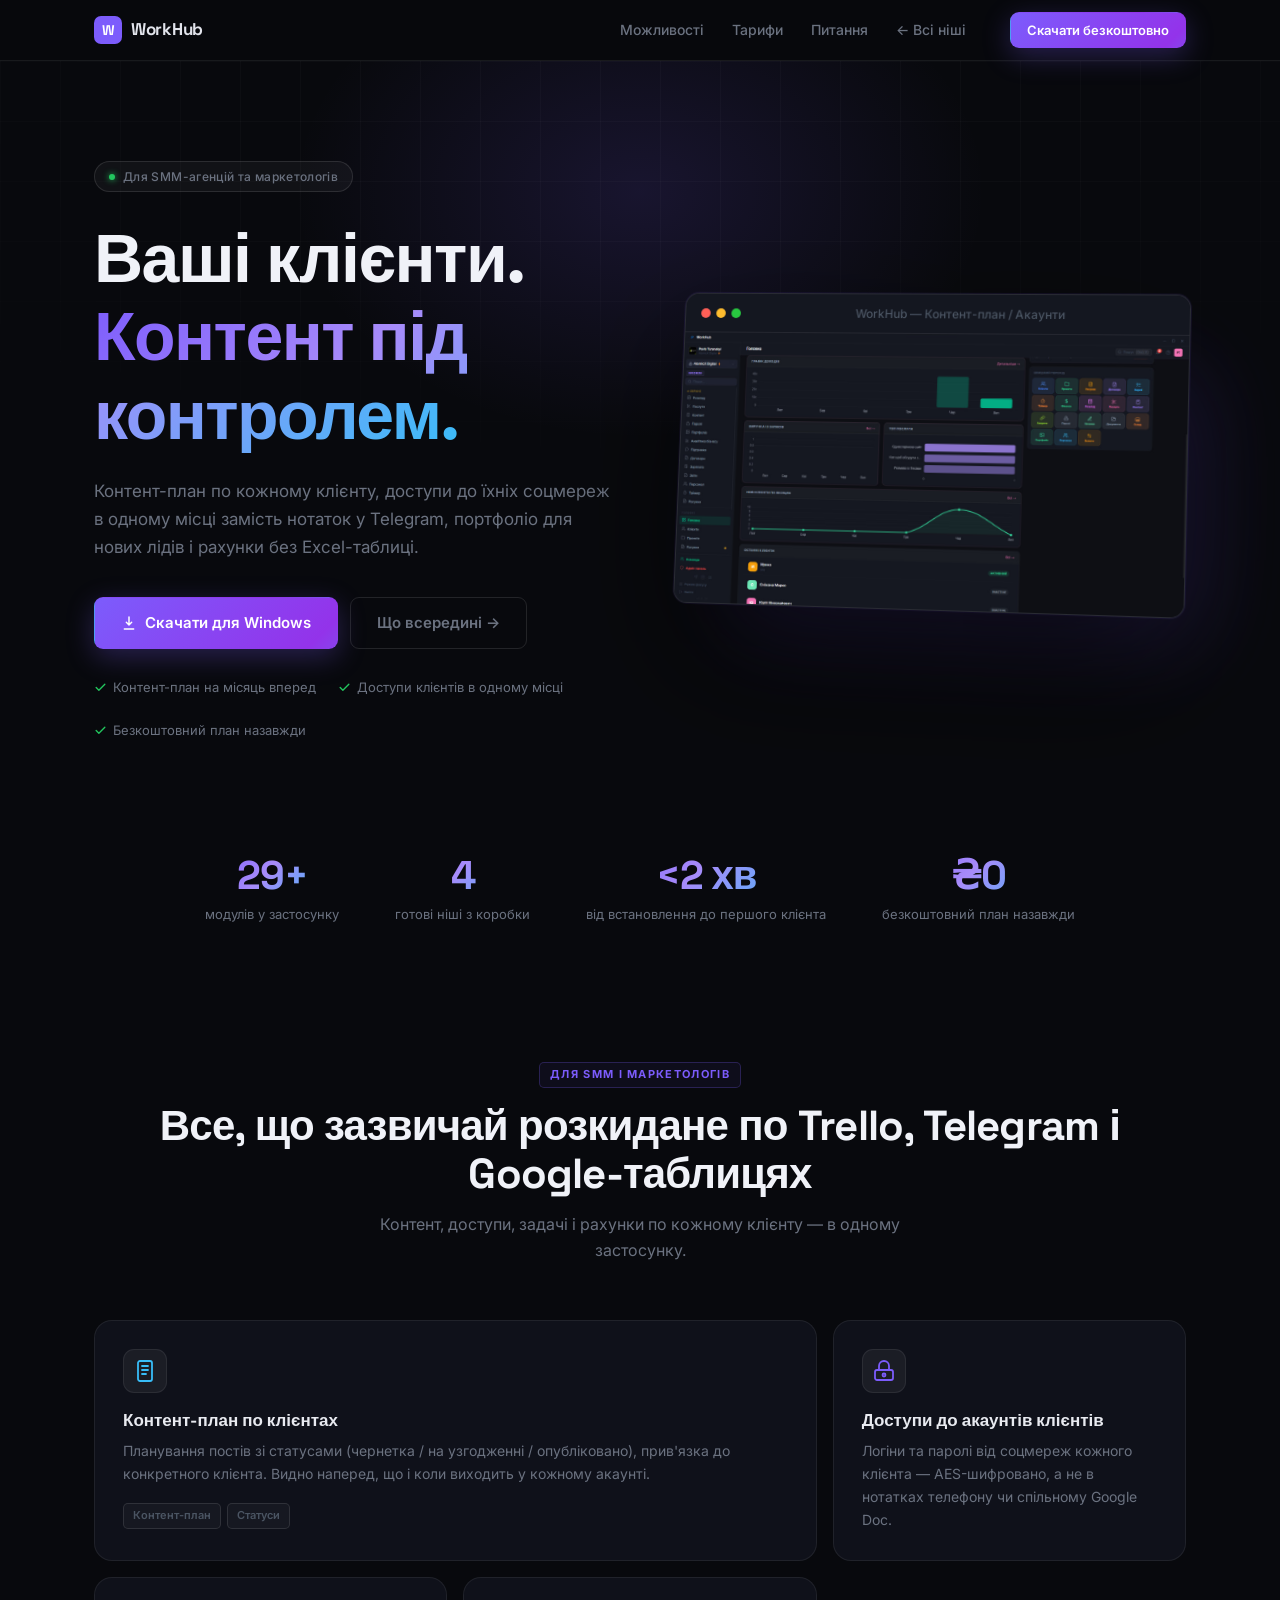
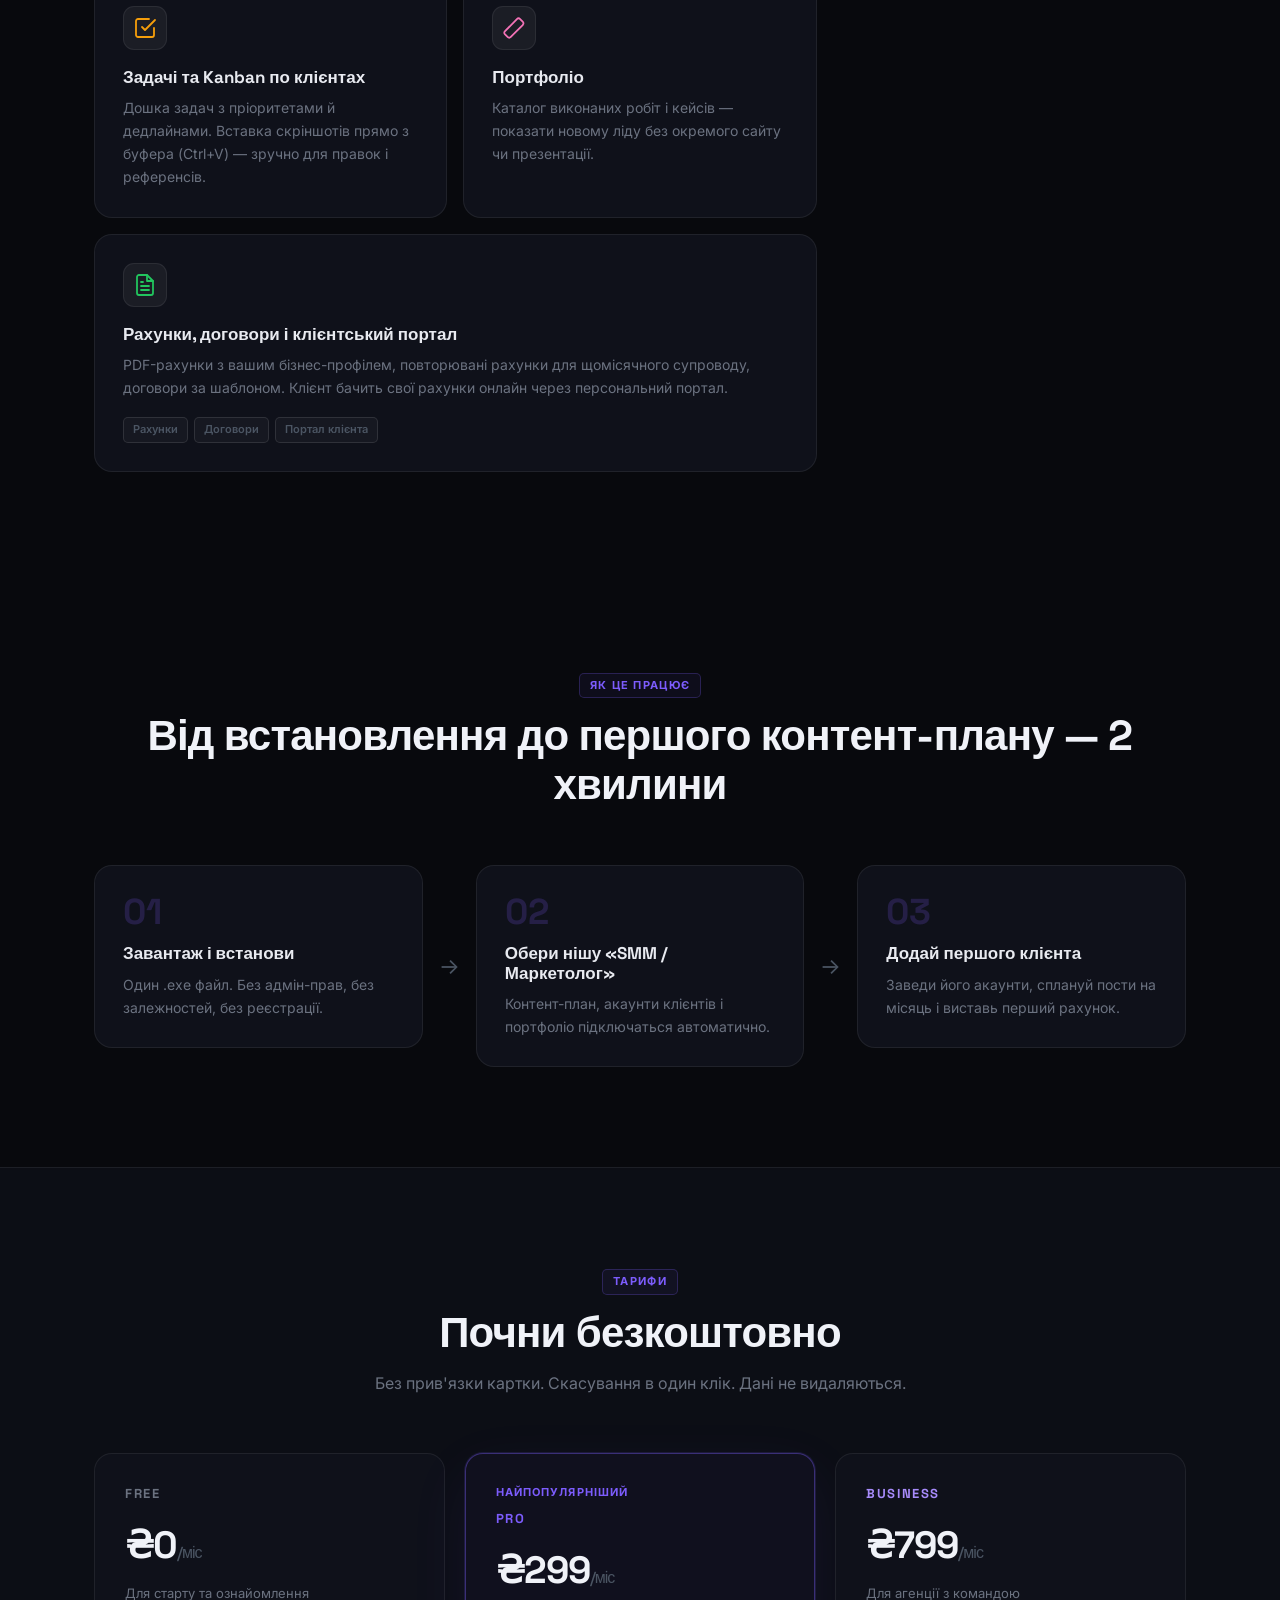
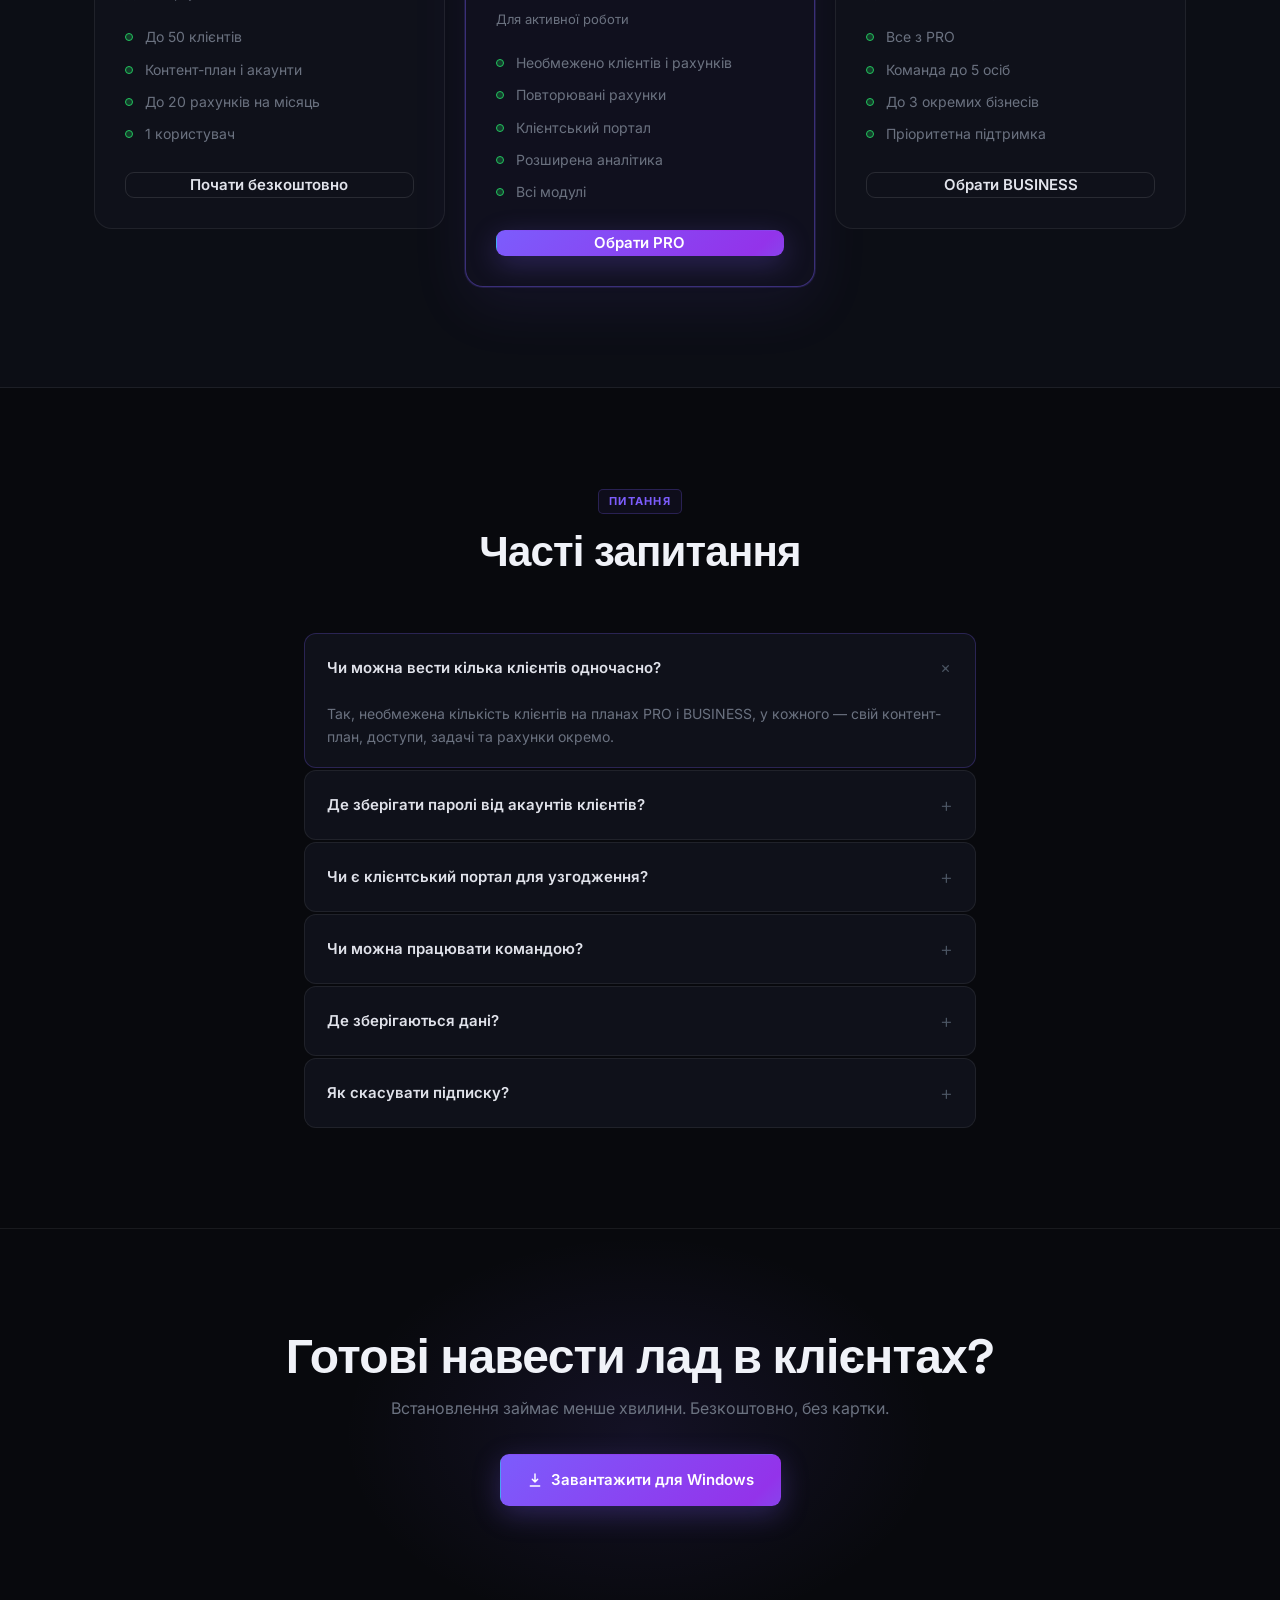
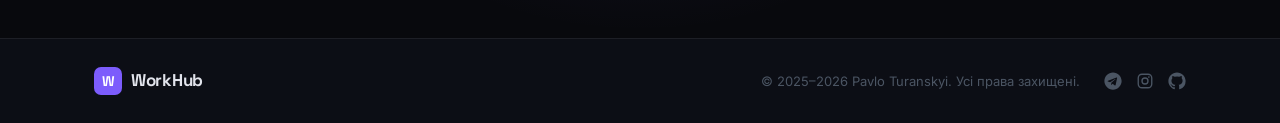
<file: smm/index.html>
<!DOCTYPE html>
<html lang="uk">
<head>
<meta charset="UTF-8">
<meta name="viewport" content="width=device-width, initial-scale=1.0">
<title>WorkHub для SMM-агенцій та маркетологів — контент-план, клієнти, рахунки</title>
<meta name="description" content="CRM для SMM-фахівців: контент-план по клієнтах, зберігання доступів до соцмереж, портфоліо, рахунки та клієнтський портал. Безкоштовно для старту.">
<link rel="preconnect" href="https://fonts.googleapis.com">
<link rel="preconnect" href="https://fonts.gstatic.com" crossorigin>
<link href="https://fonts.googleapis.com/css2?family=Inter:wght@400;500;600&family=Space+Grotesk:wght@500;600;700;800&display=swap" rel="stylesheet">
<link rel="stylesheet" href="../style.css">
<link rel="icon" href="data:image/svg+xml,<svg xmlns=%22http://www.w3.org/2000/svg%22 viewBox=%220 0 100 100%22><rect width=%22100%22 height=%22100%22 rx=%2222%22 fill=%22%237C5CFC%22/><text x=%2250%22 y=%2268%22 font-size=%2260%22 text-anchor=%22middle%22 fill=%22white%22 font-family=%22sans-serif%22 font-weight=%22800%22>W</text></svg>">
</head>
<body>

<header class="nav">
  <div class="container nav-inner">
    <a href="../index.html" class="brand">
      <div class="brand-logo">W</div>
      WorkHub
    </a>
    <nav class="nav-links">
      <a href="#features">Можливості</a>
      <a href="#pricing">Тарифи</a>
      <a href="#faq">Питання</a>
      <a href="../index.html">← Всі ніші</a>
    </nav>
    <a href="https://github.com/WorkHub-App/workhub-releases/releases/latest" class="btn btn-primary btn-sm" id="dl-win-nav">Скачати безкоштовно</a>
  </div>
</header>

<section class="hero">
  <div class="hero-bg">
    <div class="hero-glow"></div>
    <div class="hero-grid"></div>
  </div>
  <div class="container hero-inner">
    <div class="hero-content">
      <div class="hero-badge">
        <span class="badge-dot"></span>
        <span>Для SMM-агенцій та маркетологів</span>
      </div>
      <h1>
        Ваші клієнти.<br>
        <span class="grad-text">Контент під контролем.</span>
      </h1>
      <p class="hero-sub">
        Контент-план по кожному клієнту, доступи до їхніх соцмереж в одному місці замість нотаток у Telegram, портфоліо для нових лідів і рахунки без Excel-таблиці.
      </p>
      <div class="hero-actions">
        <a href="https://github.com/WorkHub-App/workhub-releases/releases/latest" class="btn btn-primary btn-lg" id="dl-win-hero">
          <svg width="16" height="16" viewBox="0 0 24 24" fill="none" stroke="currentColor" stroke-width="2.2" stroke-linecap="round" stroke-linejoin="round"><path d="M12 3v12m0 0l-4-4m4 4l4-4M5 21h14"/></svg>
          <span>Скачати для Windows</span>
        </a>
        <a href="#features" class="btn btn-ghost btn-lg">Що всередині →</a>
      </div>
      <div class="hero-trust">
        <span><svg width="13" height="13" viewBox="0 0 24 24" fill="none" stroke="#22C55E" stroke-width="2.5" stroke-linecap="round" stroke-linejoin="round"><path d="M20 6L9 17l-5-5"/></svg> Контент-план на місяць вперед</span>
        <span><svg width="13" height="13" viewBox="0 0 24 24" fill="none" stroke="#22C55E" stroke-width="2.5" stroke-linecap="round" stroke-linejoin="round"><path d="M20 6L9 17l-5-5"/></svg> Доступи клієнтів в одному місці</span>
        <span><svg width="13" height="13" viewBox="0 0 24 24" fill="none" stroke="#22C55E" stroke-width="2.5" stroke-linecap="round" stroke-linejoin="round"><path d="M20 6L9 17l-5-5"/></svg> Безкоштовний план назавжди</span>
      </div>
    </div>

    <div class="hero-visual">
      <div class="mock-window">
        <div class="mock-bar">
          <div class="mock-dots"><span></span><span></span><span></span></div>
          <div class="mock-url">WorkHub — Контент-план / Акаунти</div>
        </div>
        <img src="../Full.jpg" alt="WorkHub — модуль для SMM-агенцій" class="mock-img">
      </div>
    </div>
  </div>
</section>

<div class="container">
  <div class="stats-row">
    <div class="stat-item"><div class="stat-num">29+</div><div class="stat-label">модулів у застосунку</div></div>
    <div class="stat-item"><div class="stat-num">4</div><div class="stat-label">готові ніші з коробки</div></div>
    <div class="stat-item"><div class="stat-num">&lt;2 хв</div><div class="stat-label">від встановлення до першого клієнта</div></div>
    <div class="stat-item"><div class="stat-num">₴0</div><div class="stat-label">безкоштовний план назавжди</div></div>
  </div>
</div>

<section class="section" id="features">
  <div class="container">
    <div class="section-head">
      <div class="section-tag">ДЛЯ SMM І МАРКЕТОЛОГІВ</div>
      <h2>Все, що зазвичай розкидане по Trello, Telegram і Google-таблицях</h2>
      <p class="section-sub">Контент, доступи, задачі і рахунки по кожному клієнту — в одному застосунку.</p>
    </div>

    <div class="features-bento">

      <div class="bento-card bento-wide">
        <div class="bento-icon" style="color:#38BDF8">
          <svg width="24" height="24" viewBox="0 0 24 24" fill="none" stroke="currentColor" stroke-width="1.8" stroke-linecap="round" stroke-linejoin="round"><rect x="5" y="2" width="14" height="20" rx="2"/><path d="M9 7h6M9 11h6M9 15h4"/></svg>
        </div>
        <h3>Контент-план по клієнтах</h3>
        <p>Планування постів зі статусами (чернетка / на узгодженні / опубліковано), прив'язка до конкретного клієнта. Видно наперед, що і коли виходить у кожному акаунті.</p>
        <div class="bento-tags"><span>Контент-план</span><span>Статуси</span></div>
      </div>

      <div class="bento-card">
        <div class="bento-icon" style="color:#7C5CFC">
          <svg width="24" height="24" viewBox="0 0 24 24" fill="none" stroke="currentColor" stroke-width="1.8" stroke-linecap="round" stroke-linejoin="round"><rect x="3" y="11" width="18" height="10" rx="2"/><circle cx="12" cy="16" r="1.5"/><path d="M7 11V7a5 5 0 0 1 10 0v4"/></svg>
        </div>
        <h3>Доступи до акаунтів клієнтів</h3>
        <p>Логіни та паролі від соцмереж кожного клієнта — AES-шифровано, а не в нотатках телефону чи спільному Google Doc.</p>
      </div>

      <div class="bento-card">
        <div class="bento-icon" style="color:#F59E0B">
          <svg width="24" height="24" viewBox="0 0 24 24" fill="none" stroke="currentColor" stroke-width="1.8" stroke-linecap="round" stroke-linejoin="round"><path d="M9 11l3 3L22 4"/><path d="M21 12v7a2 2 0 0 1-2 2H5a2 2 0 0 1-2-2V5a2 2 0 0 1 2-2h11"/></svg>
        </div>
        <h3>Задачі та Kanban по клієнтах</h3>
        <p>Дошка задач з пріоритетами й дедлайнами. Вставка скріншотів прямо з буфера (Ctrl+V) — зручно для правок і референсів.</p>
      </div>

      <div class="bento-card">
        <div class="bento-icon" style="color:#F472B6">
          <svg width="24" height="24" viewBox="0 0 24 24" fill="none" stroke="currentColor" stroke-width="1.8" stroke-linecap="round" stroke-linejoin="round"><path d="M20.91 8.84L8.56 21.19a1.93 1.93 0 0 1-2.73 0L2.81 18.16a1.93 1.93 0 0 1 0-2.73L15.16 2.81a1.93 1.93 0 0 1 2.73 0l3.02 3.02a1.93 1.93 0 0 1 0 2.73z"/></svg>
        </div>
        <h3>Портфоліо</h3>
        <p>Каталог виконаних робіт і кейсів — показати новому ліду без окремого сайту чи презентації.</p>
      </div>

      <div class="bento-card bento-wide">
        <div class="bento-icon" style="color:#22C55E">
          <svg width="24" height="24" viewBox="0 0 24 24" fill="none" stroke="currentColor" stroke-width="1.8" stroke-linecap="round" stroke-linejoin="round"><path d="M14 2H6a2 2 0 0 0-2 2v16a2 2 0 0 0 2 2h12a2 2 0 0 0 2-2V8z"/><path d="M14 2v6h6M16 13H8M16 17H8M10 9H8"/></svg>
        </div>
        <h3>Рахунки, договори і клієнтський портал</h3>
        <p>PDF-рахунки з вашим бізнес-профілем, повторювані рахунки для щомісячного супроводу, договори за шаблоном. Клієнт бачить свої рахунки онлайн через персональний портал.</p>
        <div class="bento-tags"><span>Рахунки</span><span>Договори</span><span>Портал клієнта</span></div>
      </div>

    </div>
  </div>
</section>

<section class="section" id="how">
  <div class="container">
    <div class="section-head">
      <div class="section-tag">ЯК ЦЕ ПРАЦЮЄ</div>
      <h2>Від встановлення до першого контент-плану — 2 хвилини</h2>
    </div>
    <div class="steps-row">
      <div class="step-item">
        <div class="step-num">01</div>
        <h3>Завантаж і встанови</h3>
        <p>Один .exe файл. Без адмін-прав, без залежностей, без реєстрації.</p>
      </div>
      <div class="step-arrow">→</div>
      <div class="step-item">
        <div class="step-num">02</div>
        <h3>Обери нішу «SMM / Маркетолог»</h3>
        <p>Контент-план, акаунти клієнтів і портфоліо підключаться автоматично.</p>
      </div>
      <div class="step-arrow">→</div>
      <div class="step-item">
        <div class="step-num">03</div>
        <h3>Додай першого клієнта</h3>
        <p>Заведи його акаунти, сплануй пости на місяць і виставь перший рахунок.</p>
      </div>
    </div>
  </div>
</section>

<section class="section section-dim" id="pricing">
  <div class="container">
    <div class="section-head">
      <div class="section-tag">ТАРИФИ</div>
      <h2>Почни безкоштовно</h2>
      <p class="section-sub">Без прив'язки картки. Скасування в один клік. Дані не видаляються.</p>
    </div>

    <div class="pricing-row">

      <div class="price-card">
        <div class="price-tier">FREE</div>
        <div class="price-amount">₴0<span>/міс</span></div>
        <p class="price-desc">Для старту та ознайомлення</p>
        <ul class="price-list">
          <li>До 50 клієнтів</li>
          <li>Контент-план і акаунти</li>
          <li>До 20 рахунків на місяць</li>
          <li>1 користувач</li>
        </ul>
        <a href="https://github.com/WorkHub-App/workhub-releases/releases/latest" class="btn btn-outline btn-block">Почати безкоштовно</a>
      </div>

      <div class="price-card price-featured">
        <div class="price-popular">Найпопулярніший</div>
        <div class="price-tier" style="color:#7C5CFC">PRO</div>
        <div class="price-amount">₴299<span>/міс</span></div>
        <p class="price-desc">Для активної роботи</p>
        <ul class="price-list">
          <li>Необмежено клієнтів і рахунків</li>
          <li>Повторювані рахунки</li>
          <li>Клієнтський портал</li>
          <li>Розширена аналітика</li>
          <li>Всі модулі</li>
        </ul>
        <a href="https://github.com/WorkHub-App/workhub-releases/releases/latest" class="btn btn-primary btn-block">Обрати PRO</a>
      </div>

      <div class="price-card">
        <div class="price-tier" style="color:#A78BFA">BUSINESS</div>
        <div class="price-amount">₴799<span>/міс</span></div>
        <p class="price-desc">Для агенції з командою</p>
        <ul class="price-list">
          <li>Все з PRO</li>
          <li>Команда до 5 осіб</li>
          <li>До 3 окремих бізнесів</li>
          <li>Пріоритетна підтримка</li>
        </ul>
        <a href="https://github.com/WorkHub-App/workhub-releases/releases/latest" class="btn btn-outline btn-block">Обрати BUSINESS</a>
      </div>

    </div>
  </div>
</section>

<section class="section" id="faq">
  <div class="container container-narrow">
    <div class="section-head">
      <div class="section-tag">ПИТАННЯ</div>
      <h2>Часті запитання</h2>
    </div>
    <div class="faq-list">
      <details class="faq-item" open>
        <summary>Чи можна вести кілька клієнтів одночасно?</summary>
        <p>Так, необмежена кількість клієнтів на планах PRO і BUSINESS, у кожного — свій контент-план, доступи, задачі та рахунки окремо.</p>
      </details>
      <details class="faq-item">
        <summary>Де зберігати паролі від акаунтів клієнтів?</summary>
        <p>В окремому модулі «Паролі» — AES-шифрування, прив'язка до конкретного клієнта. Безпечніше за нотатки в телефоні чи спільний документ.</p>
      </details>
      <details class="faq-item">
        <summary>Чи є клієнтський портал для узгодження?</summary>
        <p>Так, клієнт отримує посилання і бачить свої рахунки онлайн. Узгодження контенту наразі відбувається всередині вашої команди — прямий доступ клієнта до контент-плану в планах розвитку.</p>
      </details>
      <details class="faq-item">
        <summary>Чи можна працювати командою?</summary>
        <p>Так, на плані BUSINESS — до 5 співробітників, кожному налаштовуєте доступ до потрібних клієнтів і модулів.</p>
      </details>
      <details class="faq-item">
        <summary>Де зберігаються дані?</summary>
        <p>У Firebase — вашій приватній хмарі. Застосунок працює і офлайн, синхронізується при підключенні до інтернету.</p>
      </details>
      <details class="faq-item">
        <summary>Як скасувати підписку?</summary>
        <p>В будь-який момент через Налаштування → Підписка. Акаунт переходить на FREE план, дані не видаляються.</p>
      </details>
    </div>
  </div>
</section>

<section class="cta-section">
  <div class="cta-glow"></div>
  <div class="container cta-inner">
    <h2>Готові навести лад в клієнтах?</h2>
    <p>Встановлення займає менше хвилини. Безкоштовно, без картки.</p>
    <div class="cta-actions">
      <a href="https://github.com/WorkHub-App/workhub-releases/releases/latest" class="btn btn-primary btn-lg" id="dl-win-cta">
        <svg width="16" height="16" viewBox="0 0 24 24" fill="none" stroke="currentColor" stroke-width="2.2" stroke-linecap="round" stroke-linejoin="round"><path d="M12 3v12m0 0l-4-4m4 4l4-4M5 21h14"/></svg>
        <span>Завантажити для Windows</span>
      </a>
    </div>
    <p class="cta-meta" id="dl-meta"></p>
  </div>
</section>

<footer class="footer">
  <div class="container footer-inner">
    <a href="../index.html" class="brand">
      <div class="brand-logo">W</div>
      WorkHub
    </a>
    <p class="footer-copy">© 2025–2026 Pavlo Turanskyi. Усі права захищені.</p>
    <div class="footer-links">
      <a href="https://t.me/workhubapp" target="_blank" rel="noopener" title="Telegram">
        <svg width="18" height="18" viewBox="0 0 24 24" fill="currentColor"><path d="M12 .5C5.65.5.5 5.65.5 12s5.15 11.5 11.5 11.5S23.5 18.35 23.5 12 18.35.5 12 .5zm5.4 7.9l-1.9 9.05c-.14.64-.52.79-1.05.49l-2.9-2.14-1.4 1.35c-.16.16-.29.29-.59.29l.21-2.99 5.44-4.92c.24-.21-.05-.33-.36-.12l-6.73 4.24-2.9-.91c-.63-.2-.64-.63.13-.93l11.34-4.37c.52-.19.98.13.71 1.3z"/></svg>
      </a>
      <a href="https://www.instagram.com/workhub.apps/" target="_blank" rel="noopener" title="Instagram">
        <svg width="18" height="18" viewBox="0 0 24 24" fill="none" stroke="currentColor" stroke-width="1.8"><rect x="3" y="3" width="18" height="18" rx="5"/><circle cx="12" cy="12" r="4"/><circle cx="17.2" cy="6.8" r="1.1" fill="currentColor" stroke="none"/></svg>
      </a>
      <a href="https://github.com/WorkHub-App" target="_blank" rel="noopener" title="GitHub">
        <svg width="18" height="18" viewBox="0 0 24 24" fill="currentColor"><path d="M12 .5C5.65.5.5 5.65.5 12c0 5.08 3.29 9.39 7.86 10.91.57.1.78-.25.78-.55 0-.27-.01-1.17-.02-2.12-3.2.7-3.87-1.36-3.87-1.36-.53-1.33-1.28-1.68-1.28-1.68-1.05-.71.08-.7.08-.7 1.16.08 1.77 1.19 1.77 1.19 1.03 1.76 2.7 1.25 3.36.96.1-.74.4-1.25.72-1.54-2.56-.29-5.25-1.28-5.25-5.7 0-1.26.45-2.29 1.19-3.1-.12-.29-.52-1.46.11-3.05 0 0 .97-.31 3.18 1.18a11 11 0 0 1 5.79 0c2.21-1.49 3.18-1.18 3.18-1.18.63 1.59.23 2.76.11 3.05.74.81 1.19 1.84 1.19 3.1 0 4.43-2.7 5.41-5.27 5.69.42.36.78 1.07.78 2.16 0 1.56-.01 2.81-.01 3.19 0 .31.21.66.79.55A11.5 11.5 0 0 0 23.5 12C23.5 5.65 18.35.5 12 .5z"/></svg>
      </a>
    </div>
  </div>
</footer>

<script>
(function scrollReveal() {
  const els = document.querySelectorAll('.section-head, .bento-card, .step-item, .price-card, .faq-item');
  els.forEach(el => el.classList.add('reveal'));
  const map = new Map();
  els.forEach(el => {
    const p = el.parentElement, i = map.get(p) || 0;
    el.style.transitionDelay = Math.min(i * 60, 240) + 'ms';
    map.set(p, i + 1);
  });
  const io = new IntersectionObserver(entries => {
    entries.forEach(e => { if (e.isIntersecting) { e.target.classList.add('visible'); io.unobserve(e.target); } });
  }, { threshold: 0.1, rootMargin: '0px 0px -40px 0px' });
  els.forEach(el => io.observe(el));
})();

const DL_BTN_IDS = ['dl-win-nav', 'dl-win-hero', 'dl-win-cta'];

(async function directDownloads() {
  try {
    const res = await fetch('https://api.github.com/repos/WorkHub-App/workhub-releases/releases/latest');
    if (!res.ok) return;
    const data = await res.json();
    const exe = data.assets?.find(a => /\.exe$/i.test(a.name));
    const v = (data.tag_name || '').replace(/^v/, '');
    if (exe) DL_BTN_IDS.forEach(id => { const el = document.getElementById(id); if (el) el.href = exe.browser_download_url; });
    const meta = document.getElementById('dl-meta');
    if (meta && v) meta.textContent = `v${v}${exe ? ' · ' + (exe.size/1024/1024).toFixed(0) + ' MB' : ''} · безкоштовно`;
  } catch {}
})();
</script>
</body>
</html>
</file>
<file: style.css>
/* WorkHub — Linear-inspired redesign */

/* ── Reset & Base ── */
*, *::before, *::after { box-sizing: border-box; margin: 0; padding: 0; }

:root {
  --bg:        #08090d;
  --bg-dim:    #0c0e15;
  --surface:   #0f111a;
  --surface2:  #141720;
  --border:    rgba(255,255,255,.07);
  --border-md: rgba(255,255,255,.11);
  --text:      #e2e4ec;
  --text-muted:#6b7280;
  --text-dim:  #4b5563;
  --accent:    #7C5CFC;
  --accent-h:  #6d4ef0;
  --accent-glow: rgba(124,92,252,.18);
  --green:     #22C55E;
  --radius:    12px;
  --radius-lg: 18px;
}

html { scroll-behavior: smooth; }
[id] { scroll-margin-top: 76px; }

body {
  font-family: 'Inter', system-ui, sans-serif;
  background: var(--bg);
  color: var(--text);
  font-size: 15px;
  line-height: 1.6;
  -webkit-font-smoothing: antialiased;
}

h1,h2,h3,h4 { font-family: 'Space Grotesk', sans-serif; line-height: 1.15; }

a { text-decoration: none; color: inherit; }

img { display: block; max-width: 100%; }

.container { max-width: 1140px; margin: 0 auto; padding: 0 24px; }
.container-narrow { max-width: 720px; }

/* ── Buttons ── */
.btn {
  display: inline-flex; align-items: center; justify-content: center;
  gap: 8px; border-radius: 9px; font-weight: 600;
  cursor: pointer; transition: all .18s; border: 1px solid transparent;
  font-family: 'Inter', sans-serif; white-space: nowrap;
}
.btn-sm  { padding: 7px 16px; font-size: 13px; }
.btn-lg  { padding: 13px 26px; font-size: 15px; }
.btn-block { width: 100%; }

.btn-primary {
  background: linear-gradient(135deg, #7C5CFC 0%, #9333EA 50%, #38BDF8 100%);
  background-size: 180% 180%; background-position: 0% 0%;
  color: #fff; border-color: transparent;
  box-shadow: 0 8px 28px rgba(124,92,252,.28);
  transition: all .3s cubic-bezier(.34,1.4,.64,1);
}
.btn-primary:hover {
  background-position: 100% 100%;
  box-shadow: 0 12px 40px rgba(124,92,252,.42);
  transform: translateY(-2px);
}
.btn-ghost {
  background: transparent; color: var(--text-muted); border-color: var(--border-md);
}
.btn-ghost:hover { color: var(--text); border-color: rgba(255,255,255,.22); background: rgba(255,255,255,.04); }

.btn-outline {
  background: transparent; color: var(--text); border-color: var(--border-md);
}
.btn-outline:hover { border-color: rgba(255,255,255,.25); background: rgba(255,255,255,.04); }

/* ── Nav ── */
.nav {
  position: sticky; top: 0; z-index: 100;
  border-bottom: 1px solid var(--border);
  background: rgba(8,9,13,.85);
  backdrop-filter: blur(18px);
  -webkit-backdrop-filter: blur(18px);
}
.nav-inner {
  display: flex; align-items: center; gap: 32px;
  height: 60px;
}
.brand {
  display: flex; align-items: center; gap: 9px;
  font-family: 'Space Grotesk', sans-serif; font-weight: 800;
  font-size: 17px; letter-spacing: -.3px;
}
.brand-logo {
  width: 28px; height: 28px; border-radius: 7px; flex-shrink: 0;
  background: var(--accent); display: flex; align-items: center;
  justify-content: center; font-size: 14px; font-weight: 900;
  color: #fff; font-family: 'Space Grotesk', sans-serif;
}
.nav-links {
  display: flex; gap: 4px; margin-left: auto;
}
.nav-links a {
  color: var(--text-muted); font-size: 14px; font-weight: 500;
  padding: 6px 12px; border-radius: 7px; transition: all .15s;
}
.nav-links a:hover, .nav-links a.active { color: var(--text); background: rgba(255,255,255,.05); }

/* ── Hero ── */
.hero {
  position: relative; overflow: hidden;
  padding: 100px 0 80px;
}
.hero-bg { position: absolute; inset: 0; pointer-events: none; }
.hero-glow {
  position: absolute; top: -120px; left: 50%; transform: translateX(-50%);
  width: 700px; height: 500px;
  background: radial-gradient(ellipse at center, rgba(124,92,252,.14) 0%, transparent 70%);
}
.hero-grid {
  position: absolute; inset: 0;
  background-image:
    linear-gradient(rgba(255,255,255,.025) 1px, transparent 1px),
    linear-gradient(90deg, rgba(255,255,255,.025) 1px, transparent 1px);
  background-size: 60px 60px;
  mask-image: radial-gradient(ellipse 80% 60% at 50% 0%, black 40%, transparent 100%);
  -webkit-mask-image: radial-gradient(ellipse 80% 60% at 50% 0%, black 40%, transparent 100%);
}

.hero-inner {
  position: relative; display: flex; align-items: center;
  gap: 60px;
}
.hero-content { flex: 1; min-width: 0; }

.hero-badge {
  display: inline-flex; align-items: center; gap: 8px;
  padding: 5px 14px; border-radius: 999px;
  border: 1px solid var(--border-md);
  background: rgba(255,255,255,.04);
  font-size: 12px; font-weight: 500;
  color: var(--text-muted); margin-bottom: 28px;
  letter-spacing: .03em;
}
.badge-dot {
  width: 6px; height: 6px; border-radius: 50%;
  background: var(--green);
  box-shadow: 0 0 6px var(--green);
  animation: pulse 2s ease-in-out infinite;
}
@keyframes pulse { 0%,100%{opacity:1}50%{opacity:.5} }

h1 {
  font-size: clamp(42px, 6vw, 68px); font-weight: 800;
  letter-spacing: -1.5px; color: #f0f2f8;
  margin-bottom: 22px;
}
.grad-text {
  background: linear-gradient(135deg, #7C5CFC 0%, #A78BFA 40%, #38BDF8 100%);
  -webkit-background-clip: text; -webkit-text-fill-color: transparent;
  background-clip: text;
}
.hero-sub {
  font-size: 17px; color: var(--text-muted); line-height: 1.65;
  max-width: 520px; margin-bottom: 36px;
}
.hero-actions { display: flex; gap: 12px; flex-wrap: wrap; margin-bottom: 28px; }
.hero-trust {
  display: flex; gap: 22px; flex-wrap: wrap;
  font-size: 13px; color: var(--text-muted);
}
.hero-trust span { display: flex; align-items: center; gap: 6px; }

.hero-visual { flex: 1; min-width: 0; perspective: 2000px; }
.mock-window {
  border-radius: 14px; overflow: hidden;
  border: 1px solid var(--border-md);
  background: var(--surface);
  box-shadow: 0 60px 140px rgba(0,0,0,.65), 0 0 0 1px rgba(124,92,252,.1),
              40px 50px 90px -30px rgba(124,92,252,.25);
  transform: rotateY(-10deg) rotateX(5deg) rotateZ(1deg);
  transition: transform .5s cubic-bezier(.34,1.2,.64,1);
}
.hero-visual:hover .mock-window {
  transform: rotateY(-4deg) rotateX(2deg) rotateZ(.3deg);
}
.mock-bar {
  display: flex; align-items: center; gap: 12px;
  padding: 10px 16px; background: var(--surface2);
  border-bottom: 1px solid var(--border);
}
.mock-dots { display: flex; gap: 6px; }
.mock-dots span { width: 10px; height: 10px; border-radius: 50%; }
.mock-dots span:nth-child(1){background:#ff5f57}
.mock-dots span:nth-child(2){background:#febc2e}
.mock-dots span:nth-child(3){background:#28c840}
.mock-url { font-size: 12px; color: var(--text-dim); font-weight: 500; margin: 0 auto; }
.mock-img { width: 100%; display: block; }

/* ── Stats row ── */
.stats-row {
  display: flex; justify-content: center; gap: 56px;
  padding: 36px 0; flex-wrap: wrap; text-align: center;
}
.stat-item { min-width: 100px; }
.stat-num {
  font-family: 'Space Grotesk', sans-serif; font-size: 40px; font-weight: 800;
  letter-spacing: -1px; line-height: 1;
  background: linear-gradient(135deg, #7C5CFC 0%, #A78BFA 45%, #38BDF8 100%);
  -webkit-background-clip: text; -webkit-text-fill-color: transparent;
  background-clip: text; margin-bottom: 8px;
}
.stat-label { font-size: 13px; color: var(--text-muted); }

/* ── Feature showcase (image + text) ── */
.showcase {
  position: relative; overflow: hidden;
  display: flex; align-items: center; gap: 56px;
  background: var(--surface); border: 1px solid var(--border);
  border-radius: var(--radius-lg); padding: 56px;
}
.showcase + .showcase { margin-top: 24px; }
.showcase.reverse { flex-direction: row-reverse; }
.showcase-glow {
  position: absolute; width: 460px; height: 460px; border-radius: 50%;
  background: radial-gradient(circle, rgba(124,92,252,.16) 0%, transparent 70%);
  pointer-events: none; z-index: 0;
}
.showcase-glow.br { right: -120px; bottom: -120px; }
.showcase-glow.bl { left: -120px; bottom: -120px; }
.showcase-img { flex: 1.15; min-width: 0; position: relative; z-index: 1; }
.showcase-img img {
  width: 100%; border-radius: 12px; display: block;
  border: 1px solid var(--border-md);
  box-shadow: 0 40px 100px rgba(0,0,0,.55), 0 0 0 1px rgba(255,255,255,.05);
}
.showcase-text { flex: 1; min-width: 0; position: relative; z-index: 1; }
.showcase-text h3 {
  font-size: clamp(24px, 3vw, 32px); font-weight: 800; letter-spacing: -.5px;
  color: #f0f2f8; margin-bottom: 14px;
}
.showcase-text > p { font-size: 16px; color: var(--text-muted); line-height: 1.65; margin-bottom: 24px; }
.showcase-list { display: flex; flex-direction: column; gap: 10px; align-items: flex-start; }
.showcase-list-item {
  display: inline-flex; align-items: center; gap: 10px;
  background: var(--surface2); border: 1px solid var(--border-md);
  padding: 10px 18px; border-radius: 999px; font-size: 14px; color: var(--text);
}
.showcase-list-item svg { color: var(--accent); flex-shrink: 0; }

@media (max-width: 900px) {
  .showcase, .showcase.reverse { flex-direction: column; padding: 32px; gap: 28px; }
}
@media (max-width: 480px) {
  .showcase { padding: 24px; }
  .showcase-list-item { font-size: 13px; padding: 8px 14px; }
}

/* ── Comparison (pain vs solution) ── */
.compare-head { text-align: center; margin-bottom: 40px; }
.compare-row { display: grid; grid-template-columns: 1fr 1fr; gap: 20px; }
.compare-card {
  border-radius: var(--radius-lg); padding: 32px;
  border: 1px solid var(--border);
}
.compare-card.pain { background: var(--surface); }
.compare-card.win {
  background: linear-gradient(135deg, rgba(124,92,252,.16) 0%, rgba(56,189,248,.12) 100%);
  border-color: rgba(124,92,252,.3);
}
.compare-card-head { display: flex; align-items: center; justify-content: space-between; margin-bottom: 20px; padding-bottom: 16px; border-bottom: 1px solid var(--border); }
.compare-card-head h4 { font-size: 18px; font-weight: 700; color: #e8eaf0; }
.compare-card-head .tag { font-size: 11px; font-weight: 700; padding: 4px 10px; border-radius: 6px; background: rgba(255,255,255,.06); color: var(--text-dim); }
.compare-card.win .compare-card-head .tag { background: rgba(124,92,252,.2); color: #C4B5FD; }
.compare-list { list-style: none; display: flex; flex-direction: column; }
.compare-list li { font-size: 14.5px; color: var(--text-muted); padding: 12px 0; border-bottom: 1px solid var(--border); }
.compare-list li:last-child { border-bottom: none; }
.compare-card.win .compare-list li { color: #dcdcf5; }

@media (max-width: 768px) {
  .compare-row { grid-template-columns: 1fr; }
}

/* ── Audience grid ("who is this for") ── */
.audience-grid {
  display: grid; grid-template-columns: repeat(3, 1fr); gap: 16px;
}
.audience-card {
  background: var(--surface); border: 1px solid var(--border);
  border-radius: var(--radius-lg); padding: 26px;
  transition: border-color .2s, transform .2s;
}
.audience-card:hover { border-color: rgba(124,92,252,.3); transform: translateY(-3px); }
.audience-icon {
  width: 44px; height: 44px; border-radius: 11px;
  background: rgba(124,92,252,.1); border: 1px solid rgba(124,92,252,.2);
  display: flex; align-items: center; justify-content: center;
  color: var(--accent); margin-bottom: 16px;
}
.audience-card h4 { font-size: 16px; font-weight: 700; color: #e8eaf0; margin-bottom: 8px; }
.audience-card p { font-size: 13.5px; color: var(--text-muted); line-height: 1.6; }

@media (max-width: 1024px) {
  .audience-grid { grid-template-columns: repeat(2, 1fr); }
}
@media (max-width: 600px) {
  .audience-grid { grid-template-columns: 1fr; }
}

/* ── Niches strip ── */
.niches-strip {
  border-top: 1px solid var(--border);
  border-bottom: 1px solid var(--border);
  padding: 22px 0;
  background: var(--bg-dim);
}
.niches-label { text-align: center; font-size: 12px; color: var(--text-dim); letter-spacing: .08em; text-transform: uppercase; margin-bottom: 16px; }
.niches-row { display: flex; align-items: center; justify-content: center; flex-wrap: wrap; }
.niche {
  display: flex; align-items: center; gap: 7px; padding: 6px 20px;
  font-size: 13px; font-weight: 500; color: var(--text-muted);
  transition: color .15s;
}
.niche:hover { color: var(--text); }
.niche-sep { width: 1px; height: 16px; background: var(--border-md); }

/* ── Section ── */
.section { padding: 100px 0; }
.section-dim { background: var(--bg-dim); border-top: 1px solid var(--border); border-bottom: 1px solid var(--border); }

.section-head { text-align: center; margin-bottom: 56px; }
.section-tag {
  display: inline-block; font-size: 11px; font-weight: 700;
  letter-spacing: .12em; color: var(--accent); text-transform: uppercase;
  margin-bottom: 14px; padding: 3px 10px;
  border: 1px solid rgba(124,92,252,.25); border-radius: 5px;
  background: rgba(124,92,252,.06);
}
.section-head h2 {
  font-size: clamp(28px, 4vw, 42px); font-weight: 800;
  letter-spacing: -.8px; color: #f0f2f8; margin-bottom: 14px;
}
.section-sub { font-size: 16px; color: var(--text-muted); max-width: 560px; margin: 0 auto; }

/* ── Bento grid ── */
.features-bento {
  display: grid;
  grid-template-columns: repeat(3, 1fr);
  gap: 16px;
}
.bento-card {
  background: var(--surface); border: 1px solid var(--border);
  border-radius: var(--radius-lg); padding: 28px;
  transition: border-color .25s, box-shadow .25s, transform .25s;
}
.bento-card:hover {
  border-color: rgba(124,92,252,.35); transform: translateY(-4px);
  box-shadow: 0 24px 60px rgba(124,92,252,.14), 0 8px 24px rgba(0,0,0,.35);
}
.bento-wide { grid-column: span 2; }

.bento-icon {
  width: 44px; height: 44px; border-radius: 11px;
  background: rgba(255,255,255,.05); border: 1px solid var(--border);
  display: flex; align-items: center; justify-content: center;
  margin-bottom: 18px;
}
.bento-card h3 { font-size: 17px; font-weight: 700; color: #e8eaf0; margin-bottom: 9px; }
.bento-card p { font-size: 14px; color: var(--text-muted); line-height: 1.65; }
.bento-tags { display: flex; gap: 6px; flex-wrap: wrap; margin-top: 18px; }
.bento-tags span {
  font-size: 11px; font-weight: 600; padding: 3px 9px;
  border-radius: 5px; border: 1px solid var(--border-md);
  color: var(--text-dim); background: rgba(255,255,255,.03);
}

/* ── Module grid ── */
.module-grid {
  display: grid; grid-template-columns: repeat(5, 1fr); gap: 24px;
}
.module-col-title {
  font-size: 12px; font-weight: 700; text-transform: uppercase;
  letter-spacing: .08em; color: var(--text-dim); margin-bottom: 14px;
}
.module-col ul { list-style: none; display: flex; flex-direction: column; gap: 9px; }
.module-col li {
  font-size: 13.5px; color: var(--text-muted); padding-left: 16px;
  position: relative;
}
.module-col li::before {
  content: ''; position: absolute; left: 0; top: 8px;
  width: 4px; height: 4px; border-radius: 50%;
  background: var(--text-dim);
}

/* ── Steps ── */
.steps-row {
  display: flex; align-items: flex-start;
}
.step-item {
  flex: 1; padding: 28px;
  border: 1px solid var(--border); border-radius: var(--radius-lg);
  background: var(--surface);
}
.step-arrow {
  font-size: 22px; color: var(--text-dim); padding: 0 16px; align-self: center; flex-shrink: 0;
}
.step-num {
  font-family: 'Space Grotesk', sans-serif; font-size: 36px; font-weight: 800;
  color: rgba(124,92,252,.2); margin-bottom: 14px; line-height: 1;
}
.step-item h3 { font-size: 17px; font-weight: 700; color: #e8eaf0; margin-bottom: 9px; }
.step-item p { font-size: 14px; color: var(--text-muted); line-height: 1.65; }

/* ── Pricing ── */
.pricing-row {
  display: grid; grid-template-columns: repeat(3, 1fr); gap: 20px;
  align-items: start;
}
.price-card {
  border: 1px solid var(--border); border-radius: var(--radius-lg);
  padding: 30px; background: var(--surface);
  transition: transform .25s, box-shadow .25s;
}
.price-card:hover { transform: translateY(-3px); }
.price-featured {
  border-color: rgba(124,92,252,.4);
  background: rgba(124,92,252,.04);
  box-shadow: 0 0 0 1px rgba(124,92,252,.15), 0 20px 60px rgba(124,92,252,.08);
  transform: scale(1.03);
}
.price-featured:hover { transform: scale(1.03) translateY(-3px); }
.price-popular {
  font-size: 11px; font-weight: 700; color: var(--accent); text-transform: uppercase;
  letter-spacing: .1em; margin-bottom: 8px;
}
.price-tier { font-family: 'Space Grotesk', sans-serif; font-size: 13px; font-weight: 800; letter-spacing: .12em; color: var(--text-muted); margin-bottom: 10px; }
.price-amount { font-family: 'Space Grotesk', sans-serif; font-size: 38px; font-weight: 800; color: #f0f2f8; margin-bottom: 8px; letter-spacing: -1px; }
.price-amount span { font-size: 16px; font-weight: 500; color: var(--text-dim); }
.price-desc { font-size: 13px; color: var(--text-muted); margin-bottom: 22px; }
.price-list { list-style: none; display: flex; flex-direction: column; gap: 10px; margin-bottom: 26px; }
.price-list li {
  font-size: 14px; color: var(--text-muted); padding-left: 20px; position: relative;
}
.price-list li::before {
  content: ''; position: absolute; left: 0; top: 7px;
  width: 8px; height: 8px; border-radius: 50%;
  background: rgba(34,197,94,.25); border: 1.5px solid var(--green);
}

/* ── FAQ ── */
.faq-list { display: flex; flex-direction: column; gap: 2px; }
.faq-item {
  border-radius: var(--radius);
  border: 1px solid var(--border); background: var(--surface);
  overflow: hidden; transition: border-color .15s;
}
.faq-item:hover { border-color: var(--border-md); }
.faq-item[open] { border-color: rgba(124,92,252,.25); }
.faq-item summary {
  padding: 18px 22px; cursor: pointer;
  font-size: 15px; font-weight: 600; color: #e0e2ea;
  list-style: none; display: flex; justify-content: space-between; align-items: center;
  user-select: none;
}
.faq-item summary::-webkit-details-marker { display: none; }
.faq-item summary::after {
  content: '+'; font-size: 20px; font-weight: 300; color: var(--text-dim);
  transition: transform .2s; flex-shrink: 0; margin-left: 16px;
}
.faq-item[open] summary::after { transform: rotate(45deg); }
.faq-item p {
  padding: 0 22px 18px; font-size: 14px; color: var(--text-muted); line-height: 1.7;
}

/* ── CTA ── */
.cta-section {
  position: relative; overflow: hidden;
  padding: 100px 0;
  border-top: 1px solid var(--border);
}
.cta-glow {
  position: absolute; top: 50%; left: 50%; transform: translate(-50%,-50%);
  width: 600px; height: 400px;
  background: radial-gradient(ellipse, rgba(124,92,252,.1) 0%, transparent 70%);
  pointer-events: none;
}
.cta-inner { position: relative; text-align: center; }
.cta-inner h2 { font-size: clamp(28px, 4vw, 48px); font-weight: 800; letter-spacing: -.8px; color: #f0f2f8; margin-bottom: 12px; }
.cta-inner > p { font-size: 16px; color: var(--text-muted); margin-bottom: 32px; }
.cta-actions { display: flex; gap: 12px; justify-content: center; flex-wrap: wrap; }
.cta-meta { margin-top: 18px; font-size: 13px; color: var(--text-dim); }

/* ── Footer ── */
.footer {
  border-top: 1px solid var(--border);
  padding: 28px 0; background: var(--bg-dim);
}
.footer-inner {
  display: flex; align-items: center; gap: 24px; flex-wrap: wrap;
}
.footer-copy { font-size: 13px; color: var(--text-dim); margin-left: auto; }
.footer-links { display: flex; gap: 14px; }
.footer-links a { color: var(--text-dim); transition: color .15s; display: flex; }
.footer-links a:hover { color: var(--text-muted); }

/* ── Scroll Reveal ── */
.reveal { opacity: 0; transform: translateY(18px); transition: opacity .5s ease, transform .5s ease; }
.reveal.visible { opacity: 1; transform: none; }

/* ── Responsive ── */
@media (max-width: 1024px) {
  .features-bento { grid-template-columns: repeat(2, 1fr); }
  .bento-wide { grid-column: span 2; }
  .module-grid { grid-template-columns: repeat(3, 1fr); }
  .hero-inner { flex-direction: column; text-align: center; }
  .hero-sub { margin: 0 auto 36px; }
  .hero-trust { justify-content: center; }
  .hero-actions { justify-content: center; }
  .mock-window { transform: none; }
  .stats-row { flex-wrap: wrap; gap: 28px 40px; }
}
@media (max-width: 768px) {
  h1 { font-size: 38px; }
  .features-bento { grid-template-columns: 1fr; }
  .bento-wide { grid-column: span 1; }
  .module-grid { grid-template-columns: repeat(2, 1fr); }
  .steps-row { flex-direction: column; gap: 12px; }
  .step-arrow { display: none; }
  .pricing-row { grid-template-columns: 1fr; }
  .price-featured { transform: none; }
  .price-featured:hover { transform: translateY(-3px); }
  .nav-links { display: none; }
  .niche-sep { display: none; }
  .section { padding: 70px 0; }
  .nav-inner { gap: 12px; }
  #dl-win-nav { margin-left: auto; }
  .footer-inner { justify-content: center; text-align: center; }
  .footer-copy { margin-left: 0; width: 100%; order: 1; }
}
@media (max-width: 480px) {
  .module-grid { grid-template-columns: 1fr; }
  .container { padding: 0 16px; }
  h1 { font-size: 32px; }
  .nav-inner { gap: 8px; }
  .btn-sm { padding: 6px 12px; font-size: 12px; }
  .nav-inner .lang-switcher { display: none; }
  .hero { padding: 70px 0 50px; }
  .hero-badge { font-size: 11px; padding: 4px 11px; }
  .hero-trust { flex-direction: column; align-items: center; gap: 10px; }
  .price-card { padding: 22px; }
  .bento-card { padding: 22px; }
  .step-item { padding: 22px; }
}
</file>
